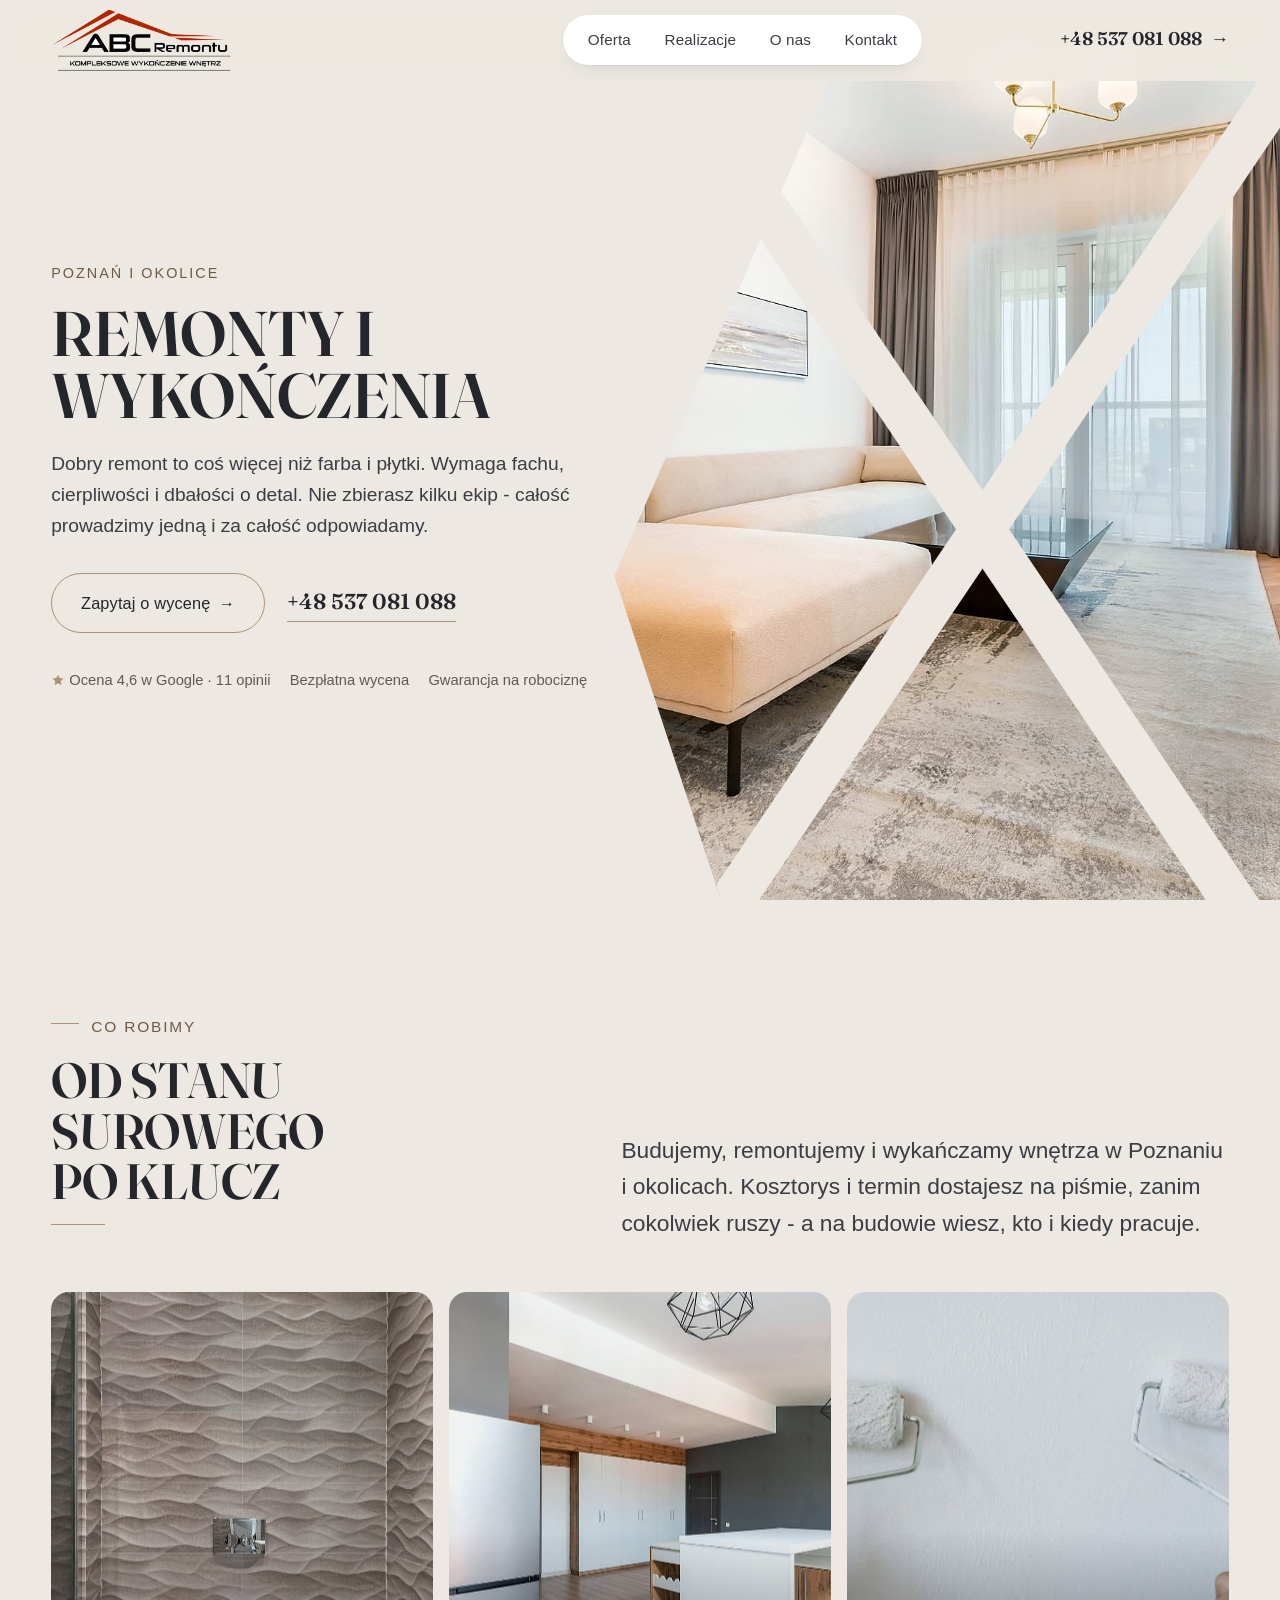
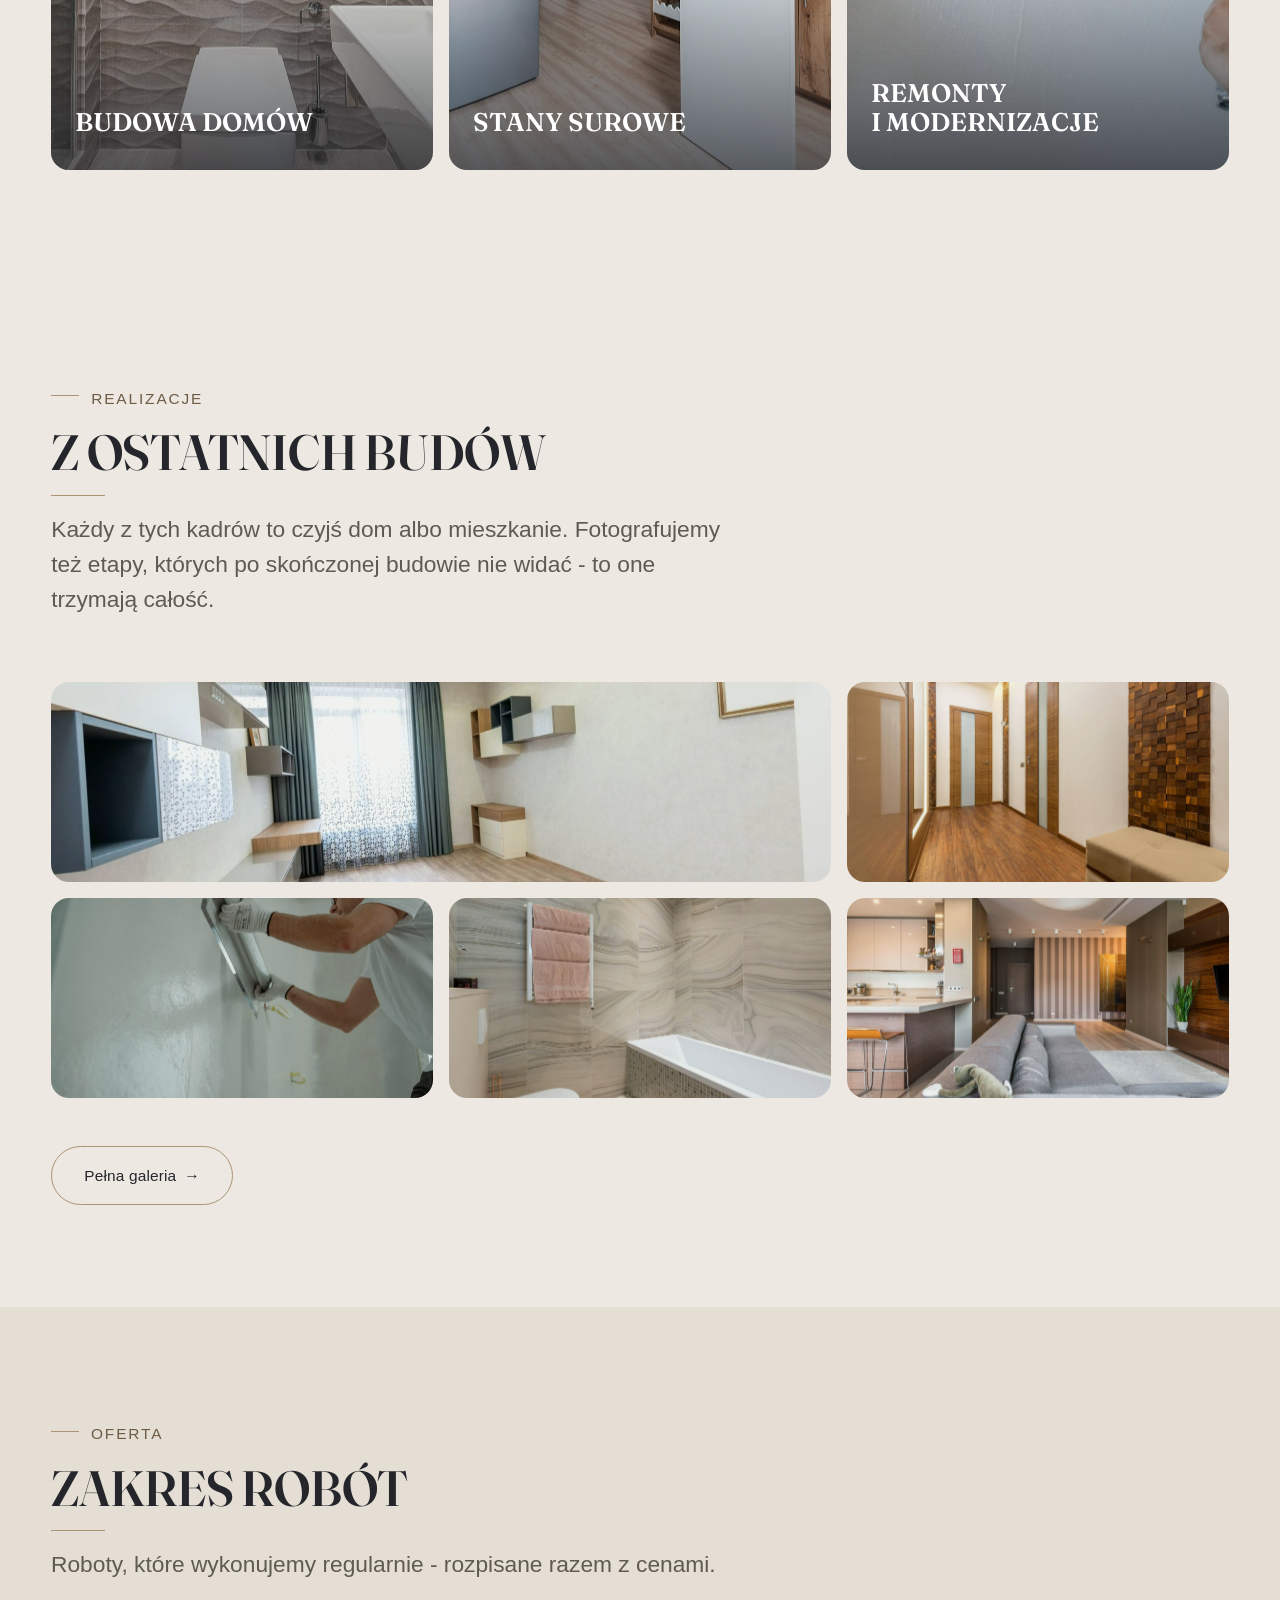
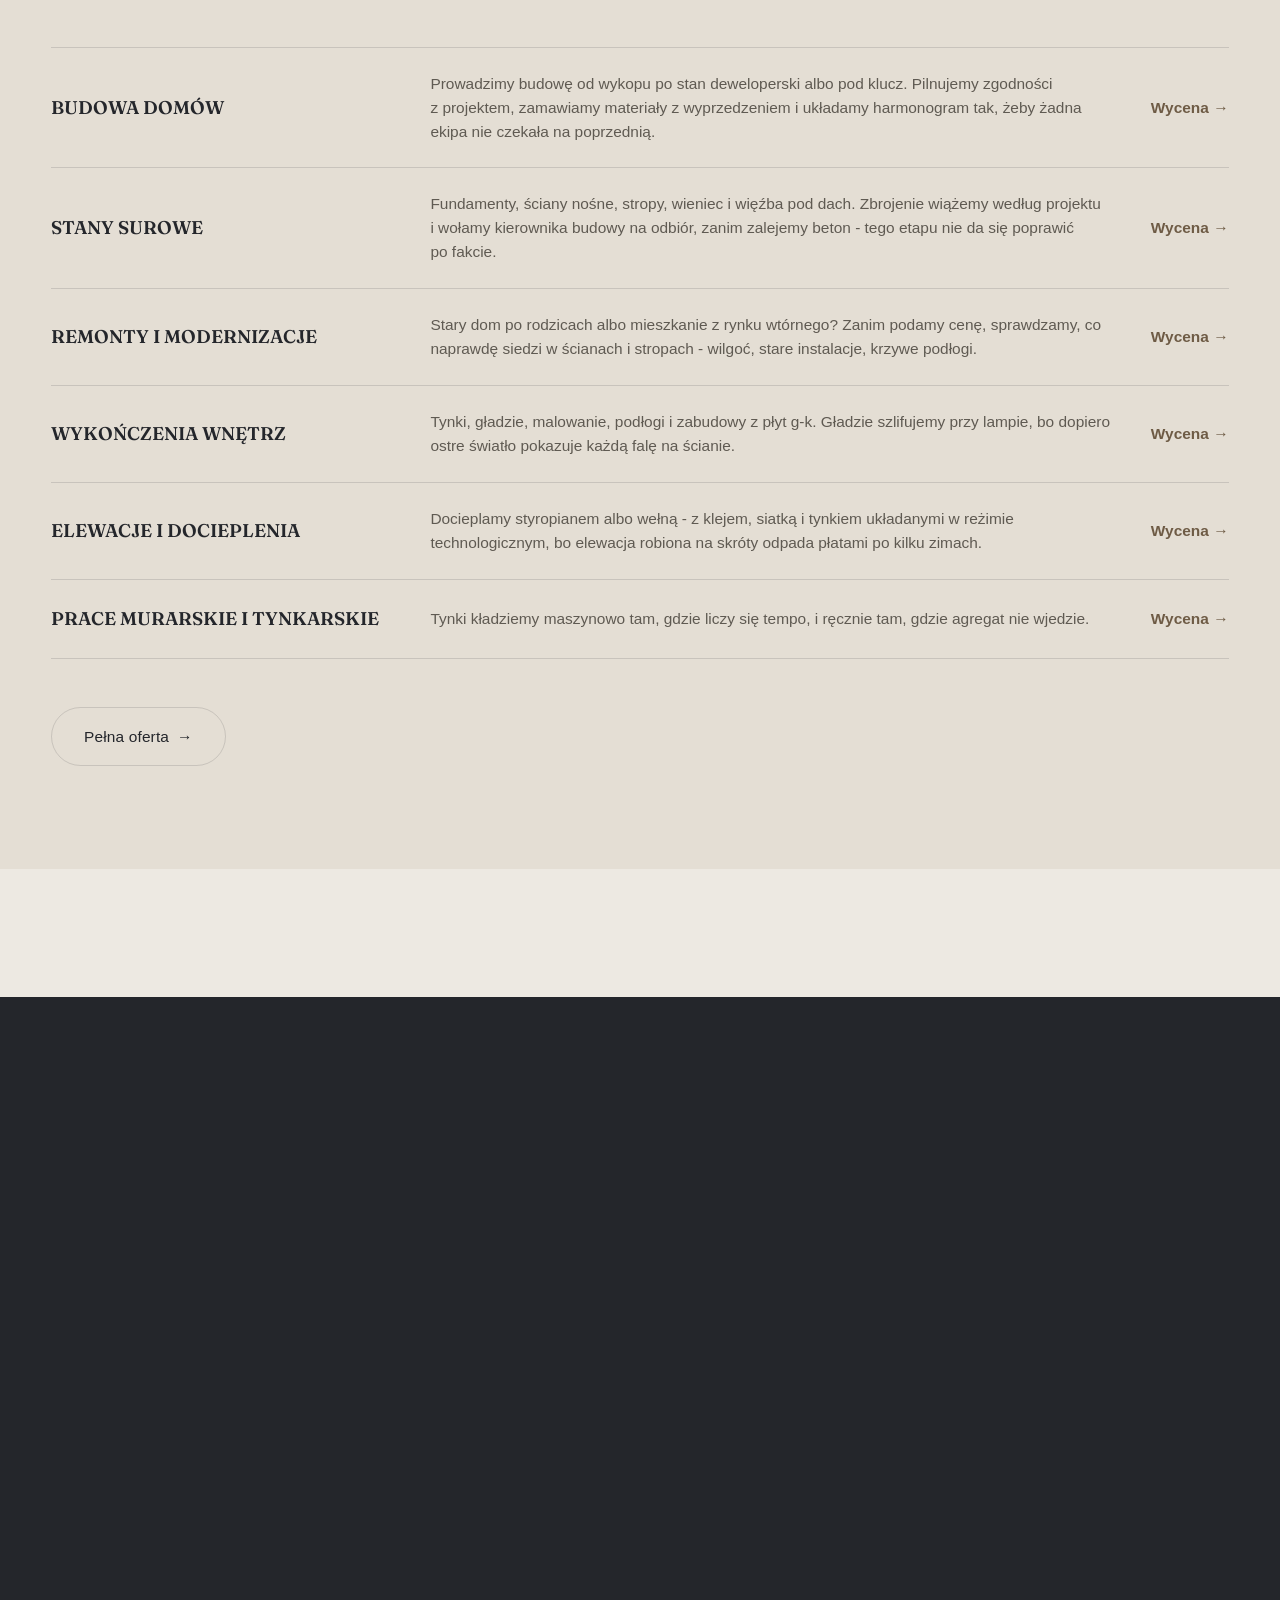
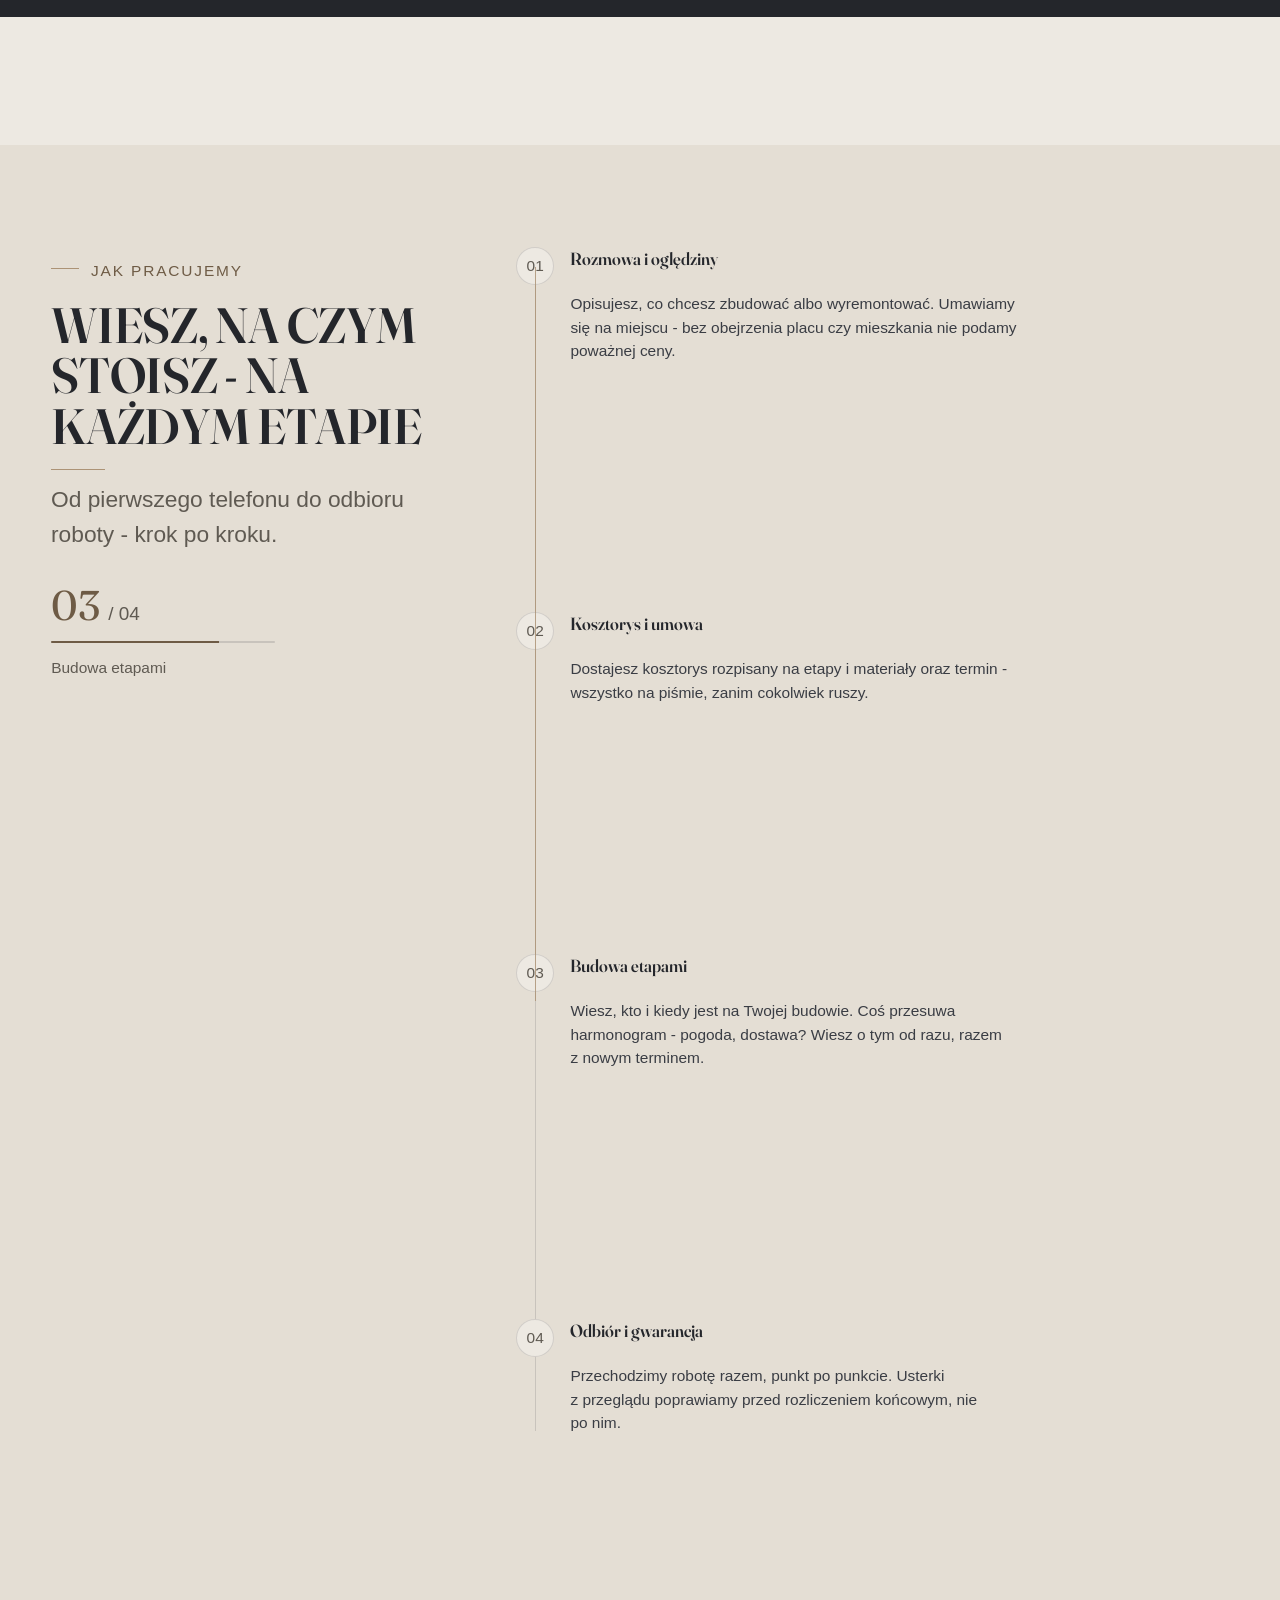
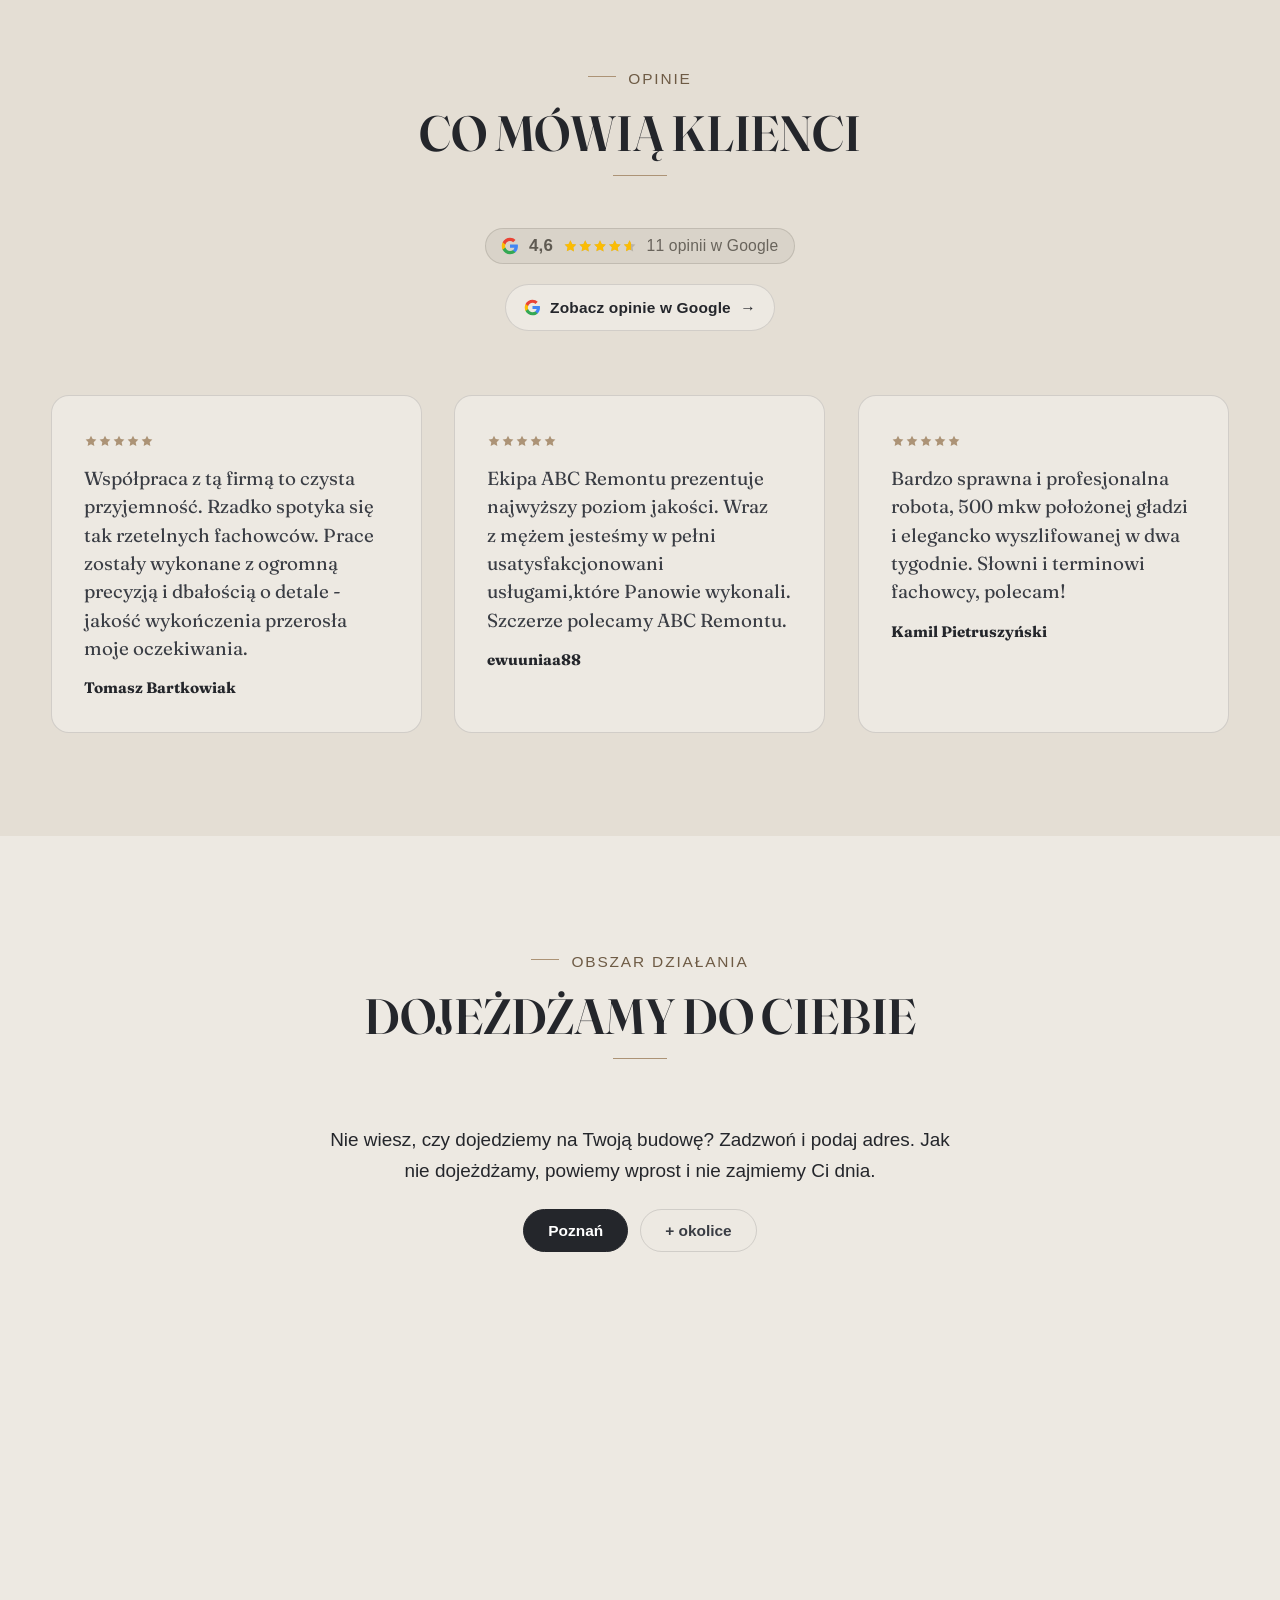
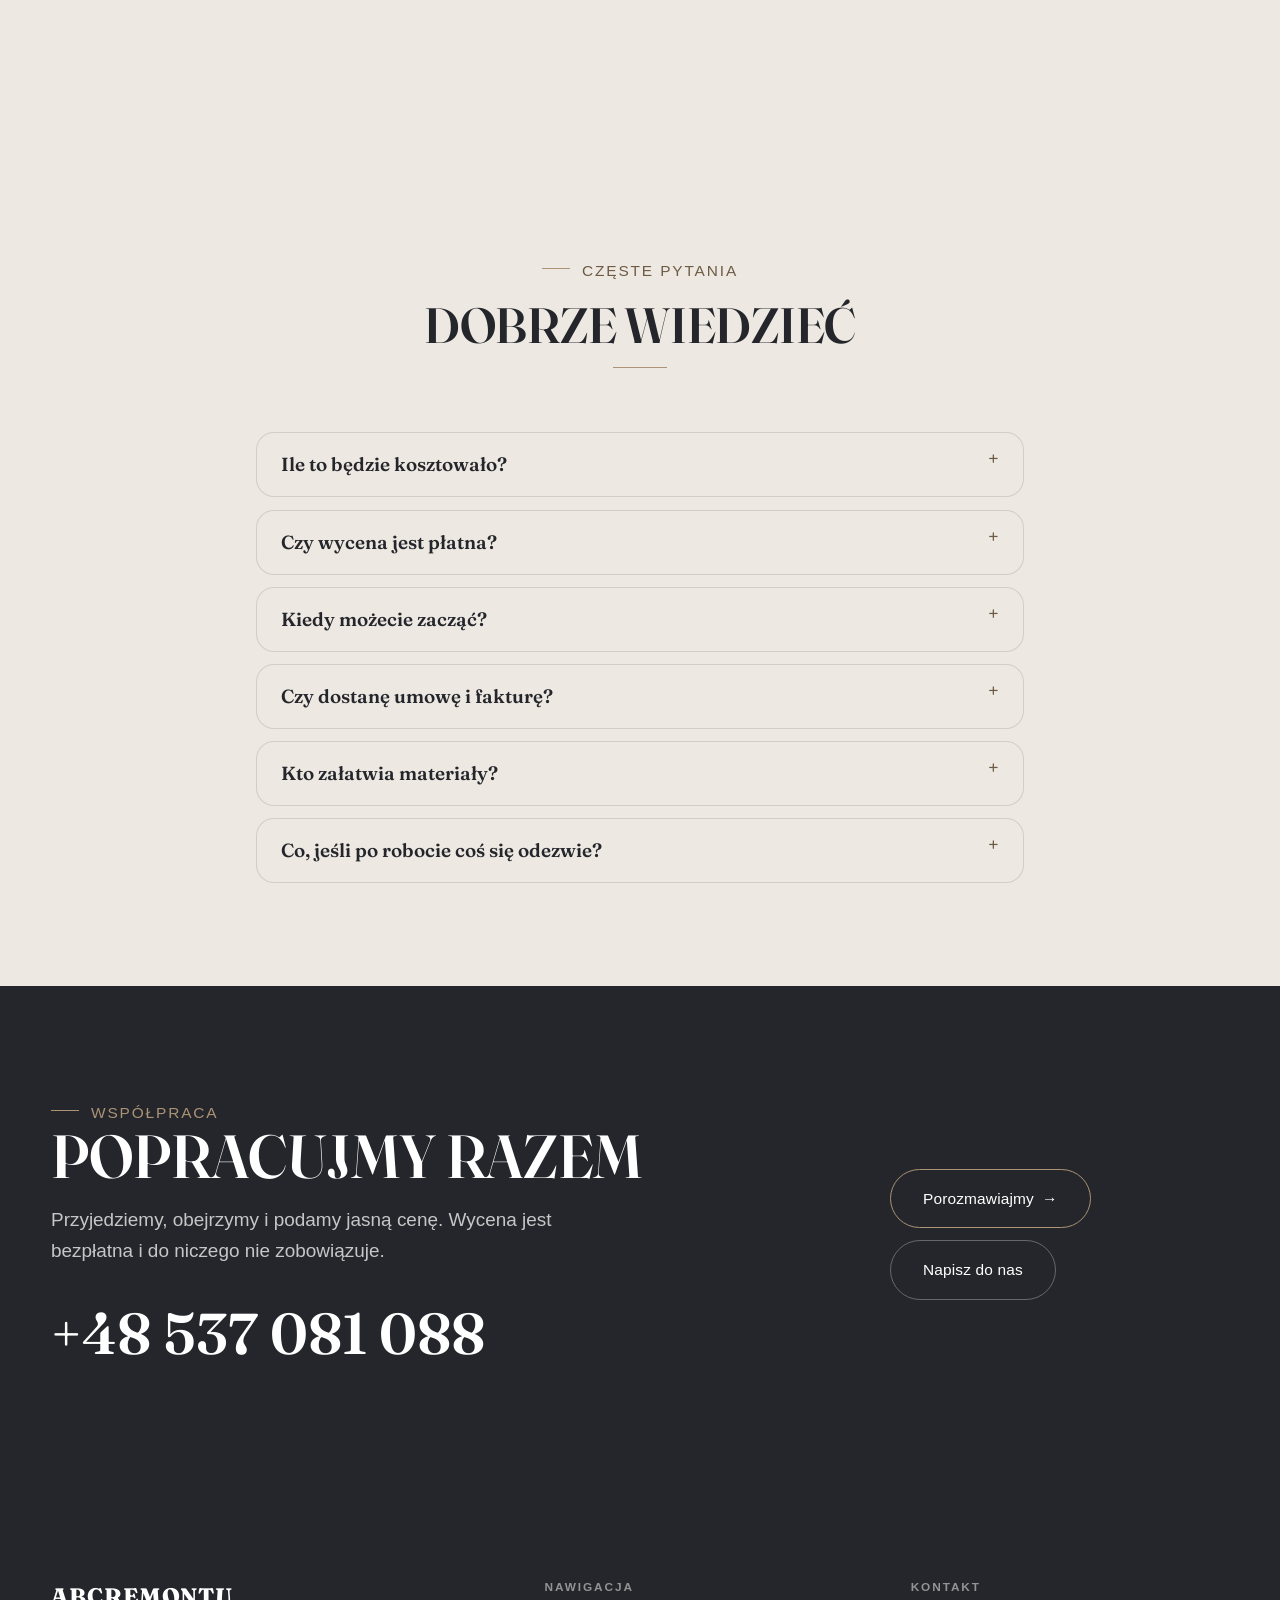
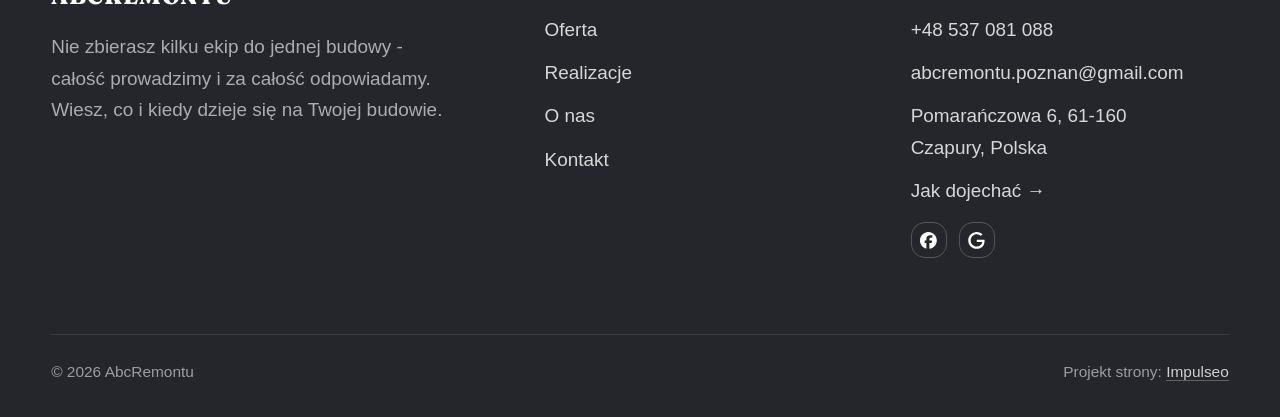
<file: index.html>
<!DOCTYPE html>
<html lang="pl">
<head>
<meta charset="UTF-8">
<meta name="viewport" content="width=device-width, initial-scale=1.0">
<title>AbcRemontu - budowa domów i remonty</title>
<meta name="description" content="Firma budowlana w Poznaniu: budowa domów, stany surowe, remonty, wykończenia, elewacje. Kosztorys i termin na piśmie przed robotą. Zadzwoń: +48 537 081 088.">
<link rel="canonical" href="https://kris20032.github.io/abcremontu/">
<meta name="robots" content="noindex, nofollow">
<meta property="og:type" content="website">
<meta property="og:locale" content="pl_PL">
<meta property="og:site_name" content="AbcRemontu">
<meta property="og:title" content="AbcRemontu - budowa domów i remonty">
<meta property="og:description" content="Firma budowlana w Poznaniu: budowa domów, stany surowe, remonty, wykończenia, elewacje. Kosztorys i termin na piśmie przed robotą. Zadzwoń: +48 537 081 088.">
<meta property="og:url" content="https://kris20032.github.io/abcremontu/">
<meta property="og:image" content="https://kris20032.github.io/abcremontu/img/og.jpg">
<meta property="og:image:width" content="1200">
<meta property="og:image:height" content="630">
<meta name="twitter:card" content="summary_large_image">
<script type="application/ld+json">{"@context": "https://schema.org", "@type": "GeneralContractor", "name": "AbcRemontu", "url": "https://kris20032.github.io/abcremontu/", "telephone": "+48537081088", "image": "https://kris20032.github.io/abcremontu/img/og.jpg", "areaServed": "Poznań", "sameAs": ["https://maps.google.com/?cid=14099003554606740684&g_mp=Cidnb29nbGUubWFwcy5wbGFjZXMudjEuUGxhY2VzLlNlYXJjaFRleHQQAhgEIAA", "https://www.facebook.com/p/AbcRemontu-100066490193893/"]}</script>
<link rel="preconnect" href="https://fonts.googleapis.com">
<link rel="preconnect" href="https://fonts.gstatic.com" crossorigin>
<link href="https://fonts.googleapis.com/css2?family=Fraunces:opsz,wght,SOFT@9..144,400;9..144,600,0&display=swap" rel="stylesheet">
<link rel="preconnect" href="https://api.fontshare.com" crossorigin>
<link href="https://api.fontshare.com/v2/css?f[]=satoshi@400,500,700&display=swap" rel="stylesheet">
<link rel="stylesheet" href="assets/styles.css?v=2b8f5d81">
</head>
<body>

<header class="nav">
  <div class="wrap nav-inner">
    <a class="brand brand-has-logo" href="index.html"><img class="brand-logo" src="img/logo.png" alt="AbcRemontu" width="611" height="216" decoding="async"></a>
    <nav class="nav-links">
      <a href="oferta.html">Oferta</a>
      <a href="realizacje.html">Realizacje</a>
      <a href="o-nas.html">O nas</a>
      <a href="kontakt.html">Kontakt</a>
      <a href="tel:+48537081088" class="btn btn-accent">+48 537 081 088 <span class="arr">→</span></a>
    </nav>
    <button class="nav-toggle" aria-label="Menu"><span></span><span></span><span></span></button>
  </div>
</header>

<main>
<section class="hero-kw">
  <div class="wrap">
    <div class="kw-copy">
      <span class="kw-kicker">Poznań i okolice</span>
      <h1 class="kw-title">Remonty i wykończenia</h1>
      <p class="kw-lead">Dobry remont to coś więcej niż farba i płytki. Wymaga fachu, cierpliwości i dbałości o detal. Nie zbierasz kilku ekip - całość prowadzimy jedną i za całość odpowiadamy.</p>
      <div class="kw-actions">
        <a href="kontakt.html" class="btn btn-accent">Zapytaj o wycenę <span class="arr">→</span></a>
        <a class="kw-tel" href="tel:+48537081088">+48 537 081 088</a>
      </div>
      <div class="kw-trust"><span><svg class="ico-star" width="14" height="14" viewBox="0 0 24 24" style="vertical-align:-2px" aria-hidden="true"><path d="M12 2.8l2.85 5.8 6.4.93-4.63 4.5 1.1 6.37L12 17.4l-5.72 3 1.1-6.37-4.63-4.5 6.4-.93L12 2.8Z" fill="currentColor"/></svg> Ocena 4,6 w Google · 11 opinii</span><span>Bezpłatna wycena</span><span>Gwarancja na robociznę</span></div>
    </div>
  </div>
  <div class="kw-art" aria-hidden="false">
    <img src="img/hero.jpg" fetchpriority="high" alt="Wykończone wnętrze - AbcRemontu" width="1880" height="1253">
    <i class="kw-bar kw-bar1" aria-hidden="true"></i><i class="kw-bar kw-bar2" aria-hidden="true"></i>
  </div>
</section>
<section class="kw-what">
  <div class="wrap">
    <div class="kw-what-top">
      <div class="head reveal">
        <span class="eyebrow">Co robimy</span>
        <h2>Od stanu surowego po klucz</h2>
      </div>
      <p class="reveal">Budujemy, remontujemy i wykańczamy wnętrza w Poznaniu i okolicach. Kosztorys i termin dostajesz na piśmie, zanim cokolwiek ruszy - a na budowie wiesz, kto i kiedy pracuje.</p>
    </div>
    <div class="gateways">
      <a href="oferta.html" class="gateway reveal"><img src="img/g3.jpg" alt="Budowa domów" loading="lazy" width="1600" height="1068" decoding="async"><span class="g-ttl">Budowa domów</span></a>
      <a href="oferta.html" class="gateway reveal"><img src="img/g4.jpg" alt="Stany surowe" loading="lazy" width="1600" height="1068" decoding="async"><span class="g-ttl">Stany surowe</span></a>
      <a href="oferta.html" class="gateway reveal"><img src="img/g5.jpg" alt="Remonty i modernizacje" loading="lazy" width="1524" height="974" decoding="async"><span class="g-ttl">Remonty i modernizacje</span></a>
    </div>
  </div>
</section>
<section>
  <div class="wrap">
    <div class="head reveal">
      <span class="eyebrow">Realizacje</span>
      <h2>Z ostatnich budów</h2>
      <p>Każdy z tych kadrów to czyjś dom albo mieszkanie. Fotografujemy też etapy, których po skończonej budowie nie widać - to one trzymają całość.</p>
    </div>
    <div class="gallery">
      <div class="tile t-two3 reveal"><img src="img/g6.jpg" alt="AbcRemontu" loading="lazy" width="1506" height="948" decoding="async"></div>
      <div class="tile t-third reveal"><img src="img/g7.jpg" alt="AbcRemontu" loading="lazy" width="1600" height="1068" decoding="async"></div>
      <div class="tile t-third reveal"><img src="img/g8.jpg" alt="AbcRemontu" loading="lazy" width="1520" height="966" decoding="async"></div>
      <div class="tile t-third reveal"><img src="img/g9.jpg" alt="AbcRemontu" loading="lazy" width="1600" height="1173" decoding="async"></div>
      <div class="tile t-third reveal"><img src="img/g10.jpg" alt="AbcRemontu" loading="lazy" width="1600" height="1068" decoding="async"></div>
    </div>
    <div style="margin-top:var(--space-7)" class="reveal"><a href="realizacje.html" class="btn btn-accent">Pełna galeria <span class="arr">→</span></a></div>
  </div>
</section>
<section class="fach-uslugi">
  <div class="wrap">
    <div class="head reveal">
      <span class="eyebrow">Oferta</span>
      <h2>Zakres robót</h2>
      <p>Roboty, które wykonujemy regularnie - rozpisane razem z cenami.</p>
    </div>
    <ul class="fu-list">
      <li class="fu-row reveal"><div class="fu-name">Budowa domów</div><div class="fu-desc">Prowadzimy budowę od wykopu po stan deweloperski albo pod klucz. Pilnujemy zgodności z projektem, zamawiamy materiały z wyprzedzeniem i układamy harmonogram tak, żeby żadna ekipa nie czekała na poprzednią.</div><a class="fu-cta" href="kontakt.html">Wycena <span class="arr">→</span></a></li>
      <li class="fu-row reveal"><div class="fu-name">Stany surowe</div><div class="fu-desc">Fundamenty, ściany nośne, stropy, wieniec i więźba pod dach. Zbrojenie wiążemy według projektu i wołamy kierownika budowy na odbiór, zanim zalejemy beton - tego etapu nie da się poprawić po fakcie.</div><a class="fu-cta" href="kontakt.html">Wycena <span class="arr">→</span></a></li>
      <li class="fu-row reveal"><div class="fu-name">Remonty i modernizacje</div><div class="fu-desc">Stary dom po rodzicach albo mieszkanie z rynku wtórnego? Zanim podamy cenę, sprawdzamy, co naprawdę siedzi w ścianach i stropach - wilgoć, stare instalacje, krzywe podłogi.</div><a class="fu-cta" href="kontakt.html">Wycena <span class="arr">→</span></a></li>
      <li class="fu-row reveal"><div class="fu-name">Wykończenia wnętrz</div><div class="fu-desc">Tynki, gładzie, malowanie, podłogi i zabudowy z płyt g-k. Gładzie szlifujemy przy lampie, bo dopiero ostre światło pokazuje każdą falę na ścianie.</div><a class="fu-cta" href="kontakt.html">Wycena <span class="arr">→</span></a></li>
      <li class="fu-row reveal"><div class="fu-name">Elewacje i docieplenia</div><div class="fu-desc">Docieplamy styropianem albo wełną - z klejem, siatką i tynkiem układanymi w reżimie technologicznym, bo elewacja robiona na skróty odpada płatami po kilku zimach.</div><a class="fu-cta" href="kontakt.html">Wycena <span class="arr">→</span></a></li>
      <li class="fu-row reveal"><div class="fu-name">Prace murarskie i tynkarskie</div><div class="fu-desc">Tynki kładziemy maszynowo tam, gdzie liczy się tempo, i ręcznie tam, gdzie agregat nie wjedzie.</div><a class="fu-cta" href="kontakt.html">Wycena <span class="arr">→</span></a></li>
    </ul>
    <div style="margin-top:var(--space-7)" class="reveal"><a href="oferta.html" class="btn btn-ghost">Pełna oferta <span class="arr">→</span></a></div>
  </div>
</section>
<section class="stopklatka" aria-hidden="true">
  <div class="stk-bg" style="background-image:url(img/g11.jpg)"></div>
</section>
<section class="proces proces-os fachowcy">
  <div class="wrap proc-grid">
    <div class="proc-side">
      <div class="head reveal">
        <span class="eyebrow">Jak pracujemy</span>
        <h2>Wiesz, na czym stoisz - na każdym etapie</h2>
        <p>Od pierwszego telefonu do odbioru roboty - krok po kroku.</p>
      </div>
      <div class="proc-count" aria-hidden="true"><span class="pc-cur">01</span><span class="pc-all">/ 04</span></div>
      <div class="proc-bar" aria-hidden="true"><i></i></div>
      <p class="proc-now" aria-hidden="true">Rozmowa i oględziny</p>
    </div>
    <ol class="proces-line">
      <li class="reveal"><span class="pno">01</span><h3>Rozmowa i oględziny</h3><p>Opisujesz, co chcesz zbudować albo wyremontować. Umawiamy się na miejscu - bez obejrzenia placu czy mieszkania nie podamy poważnej ceny.</p></li>
      <li class="reveal"><span class="pno">02</span><h3>Kosztorys i umowa</h3><p>Dostajesz kosztorys rozpisany na etapy i materiały oraz termin - wszystko na piśmie, zanim cokolwiek ruszy.</p></li>
      <li class="reveal"><span class="pno">03</span><h3>Budowa etapami</h3><p>Wiesz, kto i kiedy jest na Twojej budowie. Coś przesuwa harmonogram - pogoda, dostawa? Wiesz o tym od razu, razem z nowym terminem.</p></li>
      <li class="reveal"><span class="pno">04</span><h3>Odbiór i gwarancja</h3><p>Przechodzimy robotę razem, punkt po punkcie. Usterki z przeglądu poprawiamy przed rozliczeniem końcowym, nie po nim.</p></li>
    </ol>
  </div>
</section>
<section class="opinie">
  <div class="wrap">
    <div class="head center reveal">
      <span class="eyebrow">Opinie</span>
      <h2>Co mówią klienci</h2>
    </div>
    <p class="op-meta reveal"><span class="g-badge"><svg class="gb-ico" viewBox="0 0 24 24" width="18" height="18" aria-hidden="true"><path fill="#4285F4" d="M22.56 12.25c0-.78-.07-1.53-.2-2.25H12v4.26h5.92c-.26 1.37-1.04 2.53-2.21 3.31v2.77h3.57c2.08-1.92 3.28-4.74 3.28-8.09z"/><path fill="#34A853" d="M12 23c2.97 0 5.46-.98 7.28-2.66l-3.57-2.77c-.98.66-2.23 1.06-3.71 1.06-2.86 0-5.29-1.93-6.16-4.53H2.18v2.84C3.99 20.53 7.7 23 12 23z"/><path fill="#FBBC05" d="M5.84 14.09c-.22-.66-.35-1.36-.35-2.09s.13-1.43.35-2.09V7.07H2.18C1.43 8.55 1 10.22 1 12s.43 3.45 1.18 4.93l2.85-2.22.81-.62z"/><path fill="#EA4335" d="M12 5.38c1.62 0 3.06.56 4.21 1.64l3.15-3.15C17.45 2.09 14.97 1 12 1 7.7 1 3.99 3.47 2.18 7.07l3.66 2.84c.87-2.6 3.3-4.53 6.16-4.53z"/></svg><b class="gb-ocena">4,6</b><svg class="gb-stars" viewBox="0 0 90 18" width="74" height="14.8" aria-hidden="true"><g fill="currentColor" opacity=".26"><path transform="translate(0,0)" d="M9 1.6l2.2 4.46 4.92.72-3.56 3.47.84 4.9L9 12.74l-4.4 2.31.84-4.9L1.88 6.68l4.92-.72L9 1.6Z"/><path transform="translate(18,0)" d="M9 1.6l2.2 4.46 4.92.72-3.56 3.47.84 4.9L9 12.74l-4.4 2.31.84-4.9L1.88 6.68l4.92-.72L9 1.6Z"/><path transform="translate(36,0)" d="M9 1.6l2.2 4.46 4.92.72-3.56 3.47.84 4.9L9 12.74l-4.4 2.31.84-4.9L1.88 6.68l4.92-.72L9 1.6Z"/><path transform="translate(54,0)" d="M9 1.6l2.2 4.46 4.92.72-3.56 3.47.84 4.9L9 12.74l-4.4 2.31.84-4.9L1.88 6.68l4.92-.72L9 1.6Z"/><path transform="translate(72,0)" d="M9 1.6l2.2 4.46 4.92.72-3.56 3.47.84 4.9L9 12.74l-4.4 2.31.84-4.9L1.88 6.68l4.92-.72L9 1.6Z"/></g><clipPath id="gs920"><rect x="0" y="0" width="82.8" height="18"/></clipPath><g fill="#FBBC04" clip-path="url(#gs920)"><path transform="translate(0,0)" d="M9 1.6l2.2 4.46 4.92.72-3.56 3.47.84 4.9L9 12.74l-4.4 2.31.84-4.9L1.88 6.68l4.92-.72L9 1.6Z"/><path transform="translate(18,0)" d="M9 1.6l2.2 4.46 4.92.72-3.56 3.47.84 4.9L9 12.74l-4.4 2.31.84-4.9L1.88 6.68l4.92-.72L9 1.6Z"/><path transform="translate(36,0)" d="M9 1.6l2.2 4.46 4.92.72-3.56 3.47.84 4.9L9 12.74l-4.4 2.31.84-4.9L1.88 6.68l4.92-.72L9 1.6Z"/><path transform="translate(54,0)" d="M9 1.6l2.2 4.46 4.92.72-3.56 3.47.84 4.9L9 12.74l-4.4 2.31.84-4.9L1.88 6.68l4.92-.72L9 1.6Z"/><path transform="translate(72,0)" d="M9 1.6l2.2 4.46 4.92.72-3.56 3.47.84 4.9L9 12.74l-4.4 2.31.84-4.9L1.88 6.68l4.92-.72L9 1.6Z"/></g></svg><span class="gb-txt">11 opinii w Google</span></span></p>
    <p class="op-meta reveal"><a class="op-google" href="https://maps.google.com/?cid=14099003554606740684&amp;g_mp=Cidnb29nbGUubWFwcy5wbGFjZXMudjEuUGxhY2VzLlNlYXJjaFRleHQQAhgEIAA" target="_blank" rel="noopener"><svg class="op-g-ico" viewBox="0 0 24 24" width="17" height="17" aria-hidden="true"><path fill="#4285F4" d="M22.56 12.25c0-.78-.07-1.53-.2-2.25H12v4.26h5.92c-.26 1.37-1.04 2.53-2.21 3.31v2.77h3.57c2.08-1.92 3.28-4.74 3.28-8.09z"/><path fill="#34A853" d="M12 23c2.97 0 5.46-.98 7.28-2.66l-3.57-2.77c-.98.66-2.23 1.06-3.71 1.06-2.86 0-5.29-1.93-6.16-4.53H2.18v2.84C3.99 20.53 7.7 23 12 23z"/><path fill="#FBBC05" d="M5.84 14.09c-.22-.66-.35-1.36-.35-2.09s.13-1.43.35-2.09V7.07H2.18C1.43 8.55 1 10.22 1 12s.43 3.45 1.18 4.93l2.85-2.22.81-.62z"/><path fill="#EA4335" d="M12 5.38c1.62 0 3.06.56 4.21 1.64l3.15-3.15C17.45 2.09 14.97 1 12 1 7.7 1 3.99 3.47 2.18 7.07l3.66 2.84c.87-2.6 3.3-4.53 6.16-4.53z"/></svg><span>Zobacz opinie w Google</span><span class="arr">→</span></a></p>
    <div class="opinie-grid">
      <figure class="op-card reveal"><span class="op-star"><svg class="ico-star" width="14" height="14" viewBox="0 0 24 24" style="vertical-align:-2px" aria-hidden="true"><path d="M12 2.8l2.85 5.8 6.4.93-4.63 4.5 1.1 6.37L12 17.4l-5.72 3 1.1-6.37-4.63-4.5 6.4-.93L12 2.8Z" fill="currentColor"/></svg><svg class="ico-star" width="14" height="14" viewBox="0 0 24 24" style="vertical-align:-2px" aria-hidden="true"><path d="M12 2.8l2.85 5.8 6.4.93-4.63 4.5 1.1 6.37L12 17.4l-5.72 3 1.1-6.37-4.63-4.5 6.4-.93L12 2.8Z" fill="currentColor"/></svg><svg class="ico-star" width="14" height="14" viewBox="0 0 24 24" style="vertical-align:-2px" aria-hidden="true"><path d="M12 2.8l2.85 5.8 6.4.93-4.63 4.5 1.1 6.37L12 17.4l-5.72 3 1.1-6.37-4.63-4.5 6.4-.93L12 2.8Z" fill="currentColor"/></svg><svg class="ico-star" width="14" height="14" viewBox="0 0 24 24" style="vertical-align:-2px" aria-hidden="true"><path d="M12 2.8l2.85 5.8 6.4.93-4.63 4.5 1.1 6.37L12 17.4l-5.72 3 1.1-6.37-4.63-4.5 6.4-.93L12 2.8Z" fill="currentColor"/></svg><svg class="ico-star" width="14" height="14" viewBox="0 0 24 24" style="vertical-align:-2px" aria-hidden="true"><path d="M12 2.8l2.85 5.8 6.4.93-4.63 4.5 1.1 6.37L12 17.4l-5.72 3 1.1-6.37-4.63-4.5 6.4-.93L12 2.8Z" fill="currentColor"/></svg></span><blockquote>Współpraca z tą firmą to czysta przyjemność. Rzadko spotyka się tak rzetelnych fachowców. Prace zostały wykonane z ogromną precyzją i dbałością o detale - jakość wykończenia przerosła moje oczekiwania.</blockquote><span class="op-autor">Tomasz Bartkowiak</span></figure>
      <figure class="op-card reveal"><span class="op-star"><svg class="ico-star" width="14" height="14" viewBox="0 0 24 24" style="vertical-align:-2px" aria-hidden="true"><path d="M12 2.8l2.85 5.8 6.4.93-4.63 4.5 1.1 6.37L12 17.4l-5.72 3 1.1-6.37-4.63-4.5 6.4-.93L12 2.8Z" fill="currentColor"/></svg><svg class="ico-star" width="14" height="14" viewBox="0 0 24 24" style="vertical-align:-2px" aria-hidden="true"><path d="M12 2.8l2.85 5.8 6.4.93-4.63 4.5 1.1 6.37L12 17.4l-5.72 3 1.1-6.37-4.63-4.5 6.4-.93L12 2.8Z" fill="currentColor"/></svg><svg class="ico-star" width="14" height="14" viewBox="0 0 24 24" style="vertical-align:-2px" aria-hidden="true"><path d="M12 2.8l2.85 5.8 6.4.93-4.63 4.5 1.1 6.37L12 17.4l-5.72 3 1.1-6.37-4.63-4.5 6.4-.93L12 2.8Z" fill="currentColor"/></svg><svg class="ico-star" width="14" height="14" viewBox="0 0 24 24" style="vertical-align:-2px" aria-hidden="true"><path d="M12 2.8l2.85 5.8 6.4.93-4.63 4.5 1.1 6.37L12 17.4l-5.72 3 1.1-6.37-4.63-4.5 6.4-.93L12 2.8Z" fill="currentColor"/></svg><svg class="ico-star" width="14" height="14" viewBox="0 0 24 24" style="vertical-align:-2px" aria-hidden="true"><path d="M12 2.8l2.85 5.8 6.4.93-4.63 4.5 1.1 6.37L12 17.4l-5.72 3 1.1-6.37-4.63-4.5 6.4-.93L12 2.8Z" fill="currentColor"/></svg></span><blockquote>Ekipa ABC Remontu prezentuje najwyższy poziom jakości. Wraz z mężem jesteśmy w pełni usatysfakcjonowani usługami,które Panowie wykonali. Szczerze polecamy ABC Remontu.</blockquote><span class="op-autor">ewuuniaa88</span></figure>
      <figure class="op-card reveal"><span class="op-star"><svg class="ico-star" width="14" height="14" viewBox="0 0 24 24" style="vertical-align:-2px" aria-hidden="true"><path d="M12 2.8l2.85 5.8 6.4.93-4.63 4.5 1.1 6.37L12 17.4l-5.72 3 1.1-6.37-4.63-4.5 6.4-.93L12 2.8Z" fill="currentColor"/></svg><svg class="ico-star" width="14" height="14" viewBox="0 0 24 24" style="vertical-align:-2px" aria-hidden="true"><path d="M12 2.8l2.85 5.8 6.4.93-4.63 4.5 1.1 6.37L12 17.4l-5.72 3 1.1-6.37-4.63-4.5 6.4-.93L12 2.8Z" fill="currentColor"/></svg><svg class="ico-star" width="14" height="14" viewBox="0 0 24 24" style="vertical-align:-2px" aria-hidden="true"><path d="M12 2.8l2.85 5.8 6.4.93-4.63 4.5 1.1 6.37L12 17.4l-5.72 3 1.1-6.37-4.63-4.5 6.4-.93L12 2.8Z" fill="currentColor"/></svg><svg class="ico-star" width="14" height="14" viewBox="0 0 24 24" style="vertical-align:-2px" aria-hidden="true"><path d="M12 2.8l2.85 5.8 6.4.93-4.63 4.5 1.1 6.37L12 17.4l-5.72 3 1.1-6.37-4.63-4.5 6.4-.93L12 2.8Z" fill="currentColor"/></svg><svg class="ico-star" width="14" height="14" viewBox="0 0 24 24" style="vertical-align:-2px" aria-hidden="true"><path d="M12 2.8l2.85 5.8 6.4.93-4.63 4.5 1.1 6.37L12 17.4l-5.72 3 1.1-6.37-4.63-4.5 6.4-.93L12 2.8Z" fill="currentColor"/></svg></span><blockquote>Bardzo sprawna i profesjonalna robota, 500 mkw położonej gładzi i elegancko wyszlifowanej w dwa tygodnie. Słowni i terminowi fachowcy, polecam!</blockquote><span class="op-autor">Kamil Pietruszyński</span></figure>
    </div>
  </div>
</section>
<section class="obszar">
  <div class="wrap">
    <div class="head center reveal">
      <span class="eyebrow">Obszar działania</span>
      <h2>Dojeżdżamy do Ciebie</h2>
    </div>
    <p class="obszar-txt reveal" style="text-align:center;max-width:60ch;margin:0 auto 1.4rem">Nie wiesz, czy dojedziemy na Twoją budowę? Zadzwoń i podaj adres. Jak nie dojeżdżamy, powiemy wprost i nie zajmiemy Ci dnia.</p>
    <ul class="obszar-list reveal"><li class="is-home">Poznań</li><li>+ okolice</li></ul>
    <div class="obszar-mapa reveal" style="margin-top:var(--space-7)">
      <iframe title="Obszar działania - Poznań i okolice" src="https://maps.google.com/maps?q=AbcRemontu%20Pozna%C5%84&amp;z=11&amp;output=embed" loading="lazy" referrerpolicy="no-referrer-when-downgrade" style="width:100%;height:clamp(280px,38vh,420px);border:0;display:block;border-radius:var(--r-md)"></iframe>
    </div>
  </div>
</section>
<section class="faq-klinika">
  <div class="wrap">
    <div class="head center reveal">
      <span class="eyebrow">Częste pytania</span>
      <h2>Dobrze wiedzieć</h2>
    </div>
    <div class="faq-list">
      <details class="faq-item reveal"><summary>Ile to będzie kosztowało?</summary><p>Kosztorys rozpisujemy na etapy i materiały, więc widzisz, co ile kosztuje, i możesz zdjąć coś z listy, zanim podpiszemy umowę.</p></details>
      <details class="faq-item reveal"><summary>Czy wycena jest płatna?</summary><p>Za obejrzenie placu i policzenie nie bierzemy pieniędzy. Płacisz za robotę, nie za kosztorys.</p></details>
      <details class="faq-item reveal"><summary>Kiedy możecie zacząć?</summary><p>Terminy ustawiamy z wyprzedzeniem, bo budowę prowadzimy do końca, zamiast żonglować kilkoma naraz. Zadzwoń - powiemy, kiedy realnie możemy wejść.</p></details>
      <details class="faq-item reveal"><summary>Czy dostanę umowę i fakturę?</summary><p>Tak, jedno i drugie. Umowa opisuje zakres, cenę, terminy i gwarancję, a fakturę dostajesz za każdy rozliczony etap.</p></details>
      <details class="faq-item reveal"><summary>Kto załatwia materiały?</summary><p>Zwykle my - mamy sprawdzone hurtownie i rabaty wykonawcy, a wszystkie faktury zakupu widzisz. Wolisz kupić coś samodzielnie? Podamy ilości i parametry, żebyś nie przepłacił.</p></details>
      <details class="faq-item reveal"><summary>Co, jeśli po robocie coś się odezwie?</summary><p>Pęknięcie na ścianie czy rysa przy oknie po roku to sprawa do naprawy, nie do dyskusji. Nasza robota - nasza poprawka, bez kombinowania.</p></details>
    </div>
  </div>
</section>
<section class="cta">
  <div class="wrap">
    <div class="reveal">
      <span class="eyebrow">Współpraca</span>
      <h2>Popracujmy razem</h2>
      <p>Przyjedziemy, obejrzymy i podamy jasną cenę. Wycena jest bezpłatna i do niczego nie zobowiązuje.</p>
      <a class="kw-bigtel" href="tel:+48537081088">+48 537 081 088</a>
    </div>
    <div class="cta-actions reveal">
      <a href="tel:+48537081088" class="btn btn-light">Porozmawiajmy <span class="arr">→</span></a>
      <a href="kontakt.html" class="btn btn-ghost btn-ghost-cta">Napisz do nas</a>
    </div>
  </div>
</section>
</main>

<footer>
  <div class="wrap">
    <div class="foot-grid">
      <div class="foot-brand">
        <div class="name">AbcRemontu</div>
        <p>Nie zbierasz kilku ekip do jednej budowy - całość prowadzimy i za całość odpowiadamy. Wiesz, co i kiedy dzieje się na Twojej budowie.</p>
      </div>
      <div class="foot-col">
        <h4>Nawigacja</h4>
        <a href="oferta.html">Oferta</a>
        <a href="realizacje.html">Realizacje</a>
        <a href="o-nas.html">O nas</a>
        <a href="kontakt.html">Kontakt</a>
      </div>
      <div class="foot-col">
        <h4>Kontakt</h4>
        <a href="tel:+48537081088">+48 537 081 088</a>
        <a href="mailto:abcremontu.poznan@gmail.com">abcremontu.poznan@gmail.com</a>
        <p>Pomarańczowa 6, 61-160 Czapury, Polska</p>
        <a href="https://maps.google.com/?cid=14099003554606740684&g_mp=Cidnb29nbGUubWFwcy5wbGFjZXMudjEuUGxhY2VzLlNlYXJjaFRleHQQAhgEIAA" target="_blank" rel="noopener">Jak dojechać →</a>
      <div class="foot-soc">
        <a class="soc" href="https://www.facebook.com/p/AbcRemontu-100066490193893/" target="_blank" rel="noopener" aria-label="Facebook - AbcRemontu"><svg viewBox="0 0 24 24" aria-hidden="true" focusable="false"><path d="M9.101 23.691v-7.98H6.627v-3.667h2.474v-1.58c0-4.085 1.848-5.978 5.858-5.978.401 0 .955.042 1.468.103a8.68 8.68 0 0 1 1.141.195v3.325a8.623 8.623 0 0 0-.653-.036 26.805 26.805 0 0 0-.733-.009c-.707 0-1.259.096-1.675.309a1.686 1.686 0 0 0-.679.622c-.258.42-.374.995-.374 1.752v1.297h3.919l-.386 2.103-.287 1.564h-3.246v8.245C19.396 23.238 24 18.179 24 12.044c0-6.627-5.373-12-12-12s-12 5.373-12 12c0 5.628 3.874 10.35 9.101 11.647Z" fill="currentColor"/></svg></a>
        <a class="soc" href="https://maps.google.com/?cid=14099003554606740684&g_mp=Cidnb29nbGUubWFwcy5wbGFjZXMudjEuUGxhY2VzLlNlYXJjaFRleHQQAhgEIAA" target="_blank" rel="noopener" aria-label="Google - AbcRemontu"><svg viewBox="0 0 24 24" aria-hidden="true" focusable="false"><path d="M12.48 10.92v3.28h7.84c-.24 1.84-.853 3.187-1.787 4.133-1.147 1.147-2.933 2.4-6.053 2.4-4.827 0-8.6-3.893-8.6-8.72s3.773-8.72 8.6-8.72c2.6 0 4.507 1.027 5.907 2.347l2.307-2.307C18.747 1.44 16.133 0 12.48 0 5.867 0 .307 5.387.307 12s5.56 12 12.173 12c3.573 0 6.267-1.173 8.373-3.36 2.16-2.16 2.84-5.213 2.84-7.667 0-.76-.053-1.467-.173-2.053H12.48z" fill="currentColor"/></svg></a>
      </div>
      </div>
    </div>
    <div class="foot-bot">
      <span>© 2026 AbcRemontu</span>
      <span>Projekt strony: <a class="foot-credit" href="https://impulseo.pl" target="_blank" rel="noopener">Impulseo</a></span>
    </div>
  </div>
</footer>
<div class="sticky-call"><a class="sc-call" href="tel:+48537081088"><svg class="ico-tel" width="16" height="16" viewBox="0 0 24 24" fill="none" aria-hidden="true"><path d="M6.6 10.8a15.5 15.5 0 0 0 6.6 6.6l2.2-2.2a1 1 0 0 1 1-.24 11.4 11.4 0 0 0 3.6.58 1 1 0 0 1 1 1V20a1 1 0 0 1-1 1A17 17 0 0 1 3 4a1 1 0 0 1 1-1h3.5a1 1 0 0 1 1 1c0 1.25.2 2.46.58 3.6a1 1 0 0 1-.25 1l-2.23 2.2Z" fill="currentColor"/></svg> Zadzwoń</a><a class="sc-quote" href="kontakt.html">Zadzwoń po kosztorys</a></div>
<div class="demo-wazne" data-do="2026-11-02" data-cykl="3" hidden><svg class="dw-ico" width="13" height="13" viewBox="0 0 24 24" fill="none" aria-hidden="true"><circle cx="12" cy="12" r="8.6" stroke="currentColor" stroke-width="1.8"/><path d="M12 7.2V12l3.3 2" stroke="currentColor" stroke-width="1.8" stroke-linecap="round"/></svg><span class="dw-txt"></span></div>

<script src="assets/main.js"></script>
</body>
</html>
</file>
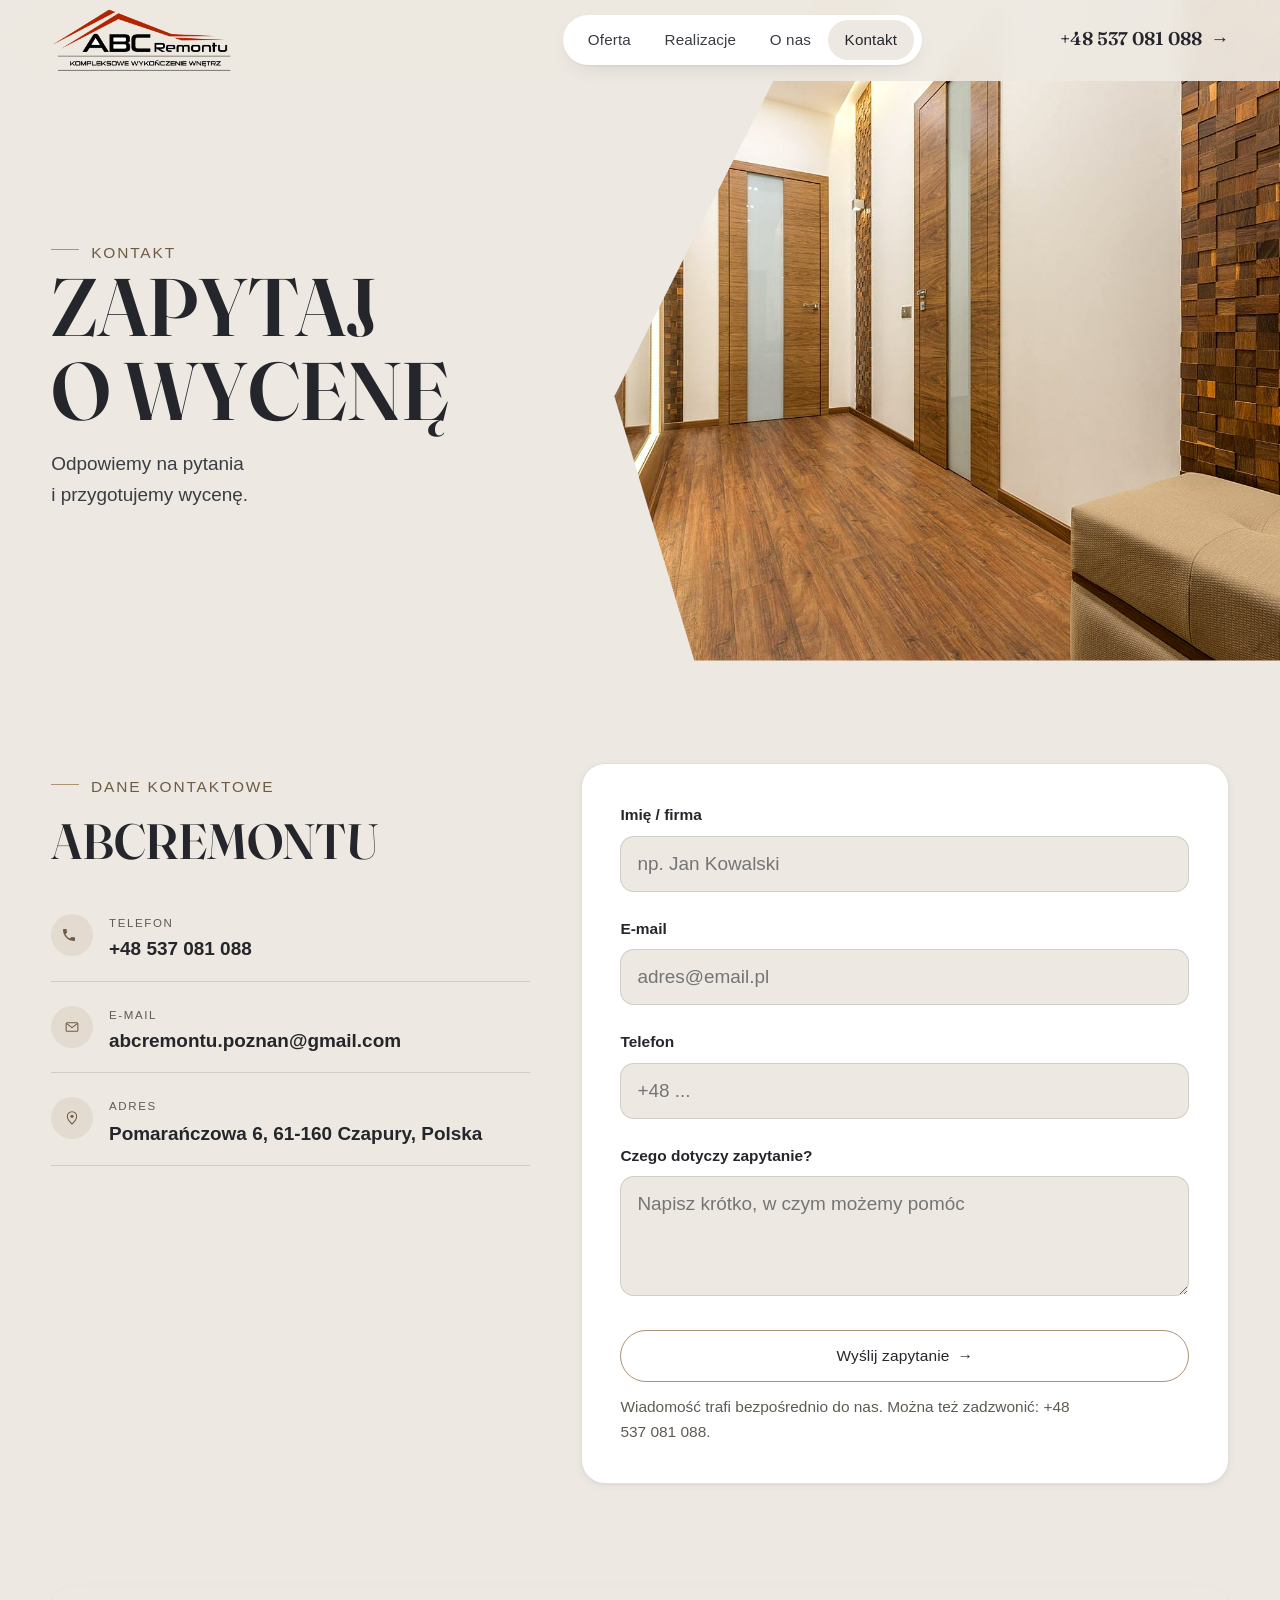
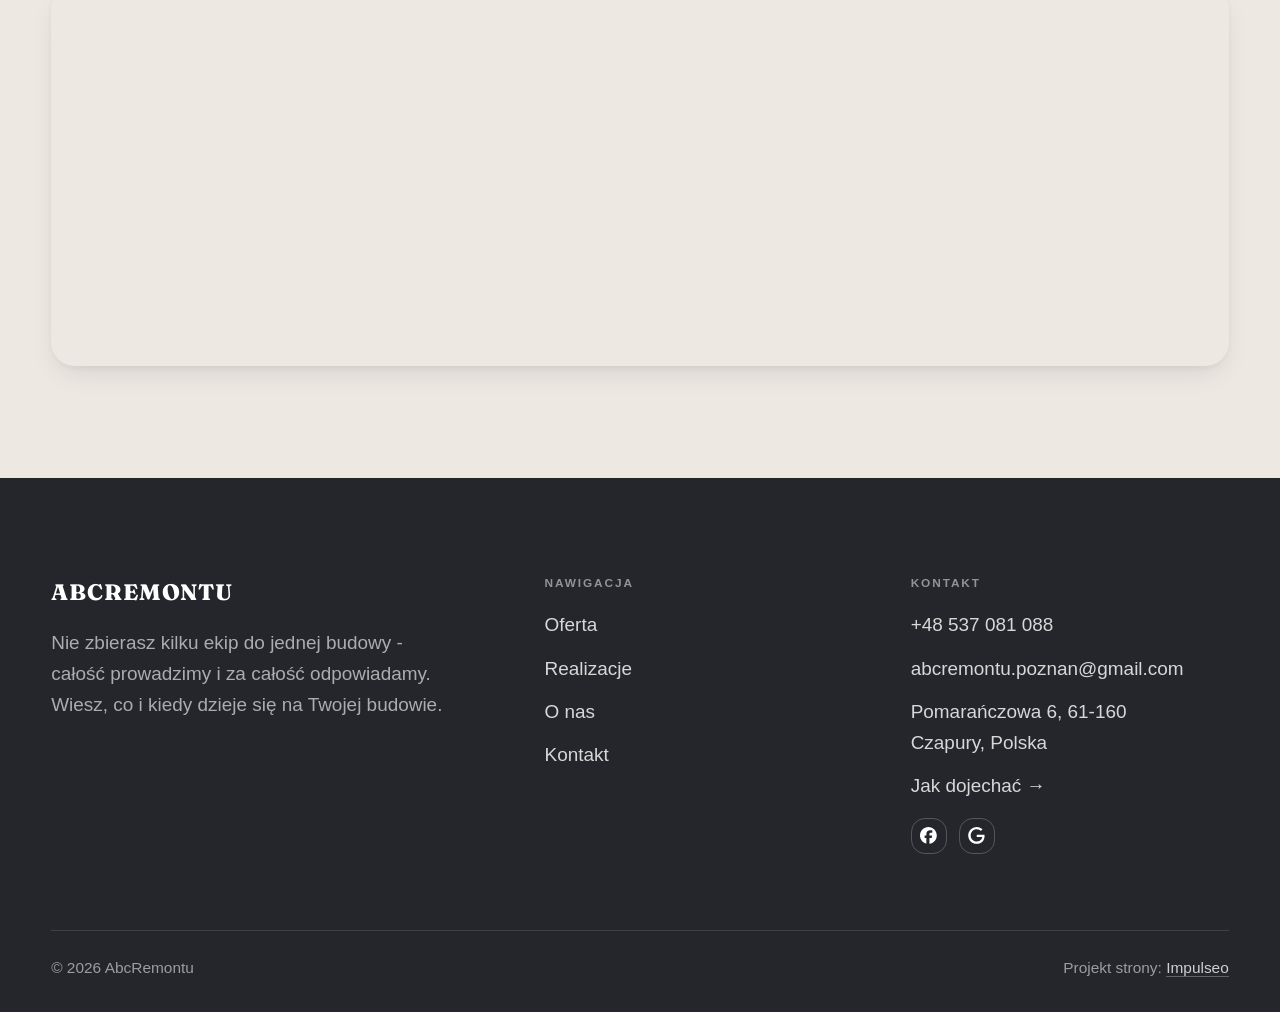
<file: kontakt.html>
<!DOCTYPE html>
<html lang="pl">
<head>
<meta charset="UTF-8">
<meta name="viewport" content="width=device-width, initial-scale=1.0">
<title>Kontakt - AbcRemontu</title>
<meta name="description" content="Kontakt AbcRemontu - Pomarańczowa 6, 61-160 Czapury, Polska">
<link rel="canonical" href="https://kris20032.github.io/abcremontu/kontakt.html">
<meta name="robots" content="noindex, nofollow">
<meta property="og:type" content="website">
<meta property="og:locale" content="pl_PL">
<meta property="og:site_name" content="AbcRemontu">
<meta property="og:title" content="Kontakt - AbcRemontu">
<meta property="og:description" content="Kontakt AbcRemontu - Pomarańczowa 6, 61-160 Czapury, Polska">
<meta property="og:url" content="https://kris20032.github.io/abcremontu/kontakt.html">
<meta property="og:image" content="https://kris20032.github.io/abcremontu/img/og.jpg">
<meta property="og:image:width" content="1200">
<meta property="og:image:height" content="630">
<meta name="twitter:card" content="summary_large_image">
<link rel="preconnect" href="https://fonts.googleapis.com">
<link rel="preconnect" href="https://fonts.gstatic.com" crossorigin>
<link href="https://fonts.googleapis.com/css2?family=Fraunces:opsz,wght,SOFT@9..144,400;9..144,600,0&display=swap" rel="stylesheet">
<link rel="preconnect" href="https://api.fontshare.com" crossorigin>
<link href="https://api.fontshare.com/v2/css?f[]=satoshi@400,500,700&display=swap" rel="stylesheet">
<link rel="stylesheet" href="assets/styles.css?v=2b8f5d81">
</head>
<body>

<header class="nav">
  <div class="wrap nav-inner">
    <a class="brand brand-has-logo" href="index.html"><img class="brand-logo" src="img/logo.png" alt="AbcRemontu" width="611" height="216" decoding="async"></a>
    <nav class="nav-links">
      <a href="oferta.html">Oferta</a>
      <a href="realizacje.html">Realizacje</a>
      <a href="o-nas.html">O nas</a>
      <a href="kontakt.html" class="active" aria-current="page">Kontakt</a>
      <a href="tel:+48537081088" class="btn btn-accent">+48 537 081 088 <span class="arr">→</span></a>
    </nav>
    <button class="nav-toggle" aria-label="Menu"><span></span><span></span><span></span></button>
  </div>
</header>

<main>
<section class="pagehead">
  <img src="img/g7.jpg" alt="AbcRemontu - Zapytaj o wycenę" width="1600" height="1068" decoding="async">
  <div class="wrap">
    <span class="eyebrow">Kontakt</span>
    <h1>Zapytaj o wycenę</h1>
    <p>Odpowiemy na pytania i przygotujemy wycenę.</p>
  </div>
</section>
<section>
  <div class="wrap contact-grid">
    <div class="reveal">
      <span class="eyebrow">Dane kontaktowe</span>
      <h2 style="margin:var(--space-4) 0 var(--space-6)">AbcRemontu</h2>
      <div class="info-list">
        <div class="info-row"><div class="ic"><svg class="ico-tel" width="16" height="16" viewBox="0 0 24 24" fill="none" aria-hidden="true"><path d="M6.6 10.8a15.5 15.5 0 0 0 6.6 6.6l2.2-2.2a1 1 0 0 1 1-.24 11.4 11.4 0 0 0 3.6.58 1 1 0 0 1 1 1V20a1 1 0 0 1-1 1A17 17 0 0 1 3 4a1 1 0 0 1 1-1h3.5a1 1 0 0 1 1 1c0 1.25.2 2.46.58 3.6a1 1 0 0 1-.25 1l-2.23 2.2Z" fill="currentColor"/></svg></div><div><div class="lbl">Telefon</div><a class="val" href="tel:+48537081088">+48 537 081 088</a></div></div>
        <div class="info-row"><div class="ic"><svg class="ico-mail" width="16" height="16" viewBox="0 0 24 24" fill="none" aria-hidden="true"><rect x="3.2" y="5.5" width="17.6" height="13" rx="1.6" stroke="currentColor" stroke-width="1.6"/><path d="M4 7l8 6 8-6" stroke="currentColor" stroke-width="1.6" stroke-linecap="round" stroke-linejoin="round"/></svg></div><div><div class="lbl">E-mail</div><a class="val" href="mailto:abcremontu.poznan@gmail.com">abcremontu.poznan@gmail.com</a></div></div>
        <div class="info-row"><div class="ic"><svg class="ico-pin" width="16" height="16" viewBox="0 0 24 24" fill="none" aria-hidden="true"><path d="M12 21s7-6.1 7-11.5A7 7 0 0 0 5 9.5C5 14.9 12 21 12 21Z" stroke="currentColor" stroke-width="1.6" fill="none"/><circle cx="12" cy="9.5" r="2.4" fill="currentColor"/></svg></div><div><div class="lbl">Adres</div><div class="val">Pomarańczowa 6, 61-160 Czapury, Polska</div></div></div>
      </div>
    </div>
    <div class="reveal">
      <form class="form" action="https://formsubmit.co/abcremontu.poznan@gmail.com" method="POST">
        <input type="hidden" name="_subject" value="Zapytanie ze strony AbcRemontu">
        <input type="hidden" name="_captcha" value="false">
        <input type="hidden" name="_template" value="table">
        <div class="fld"><label for="name">Imię / firma</label><input id="name" name="name" type="text" placeholder="np. Jan Kowalski" required></div>
        <div class="fld"><label for="email">E-mail</label><input id="email" name="email" type="email" placeholder="adres@email.pl" required></div>
        <div class="fld"><label for="phone">Telefon</label><input id="phone" name="phone" type="tel" placeholder="+48 ..."></div>
        <div class="fld"><label for="msg">Czego dotyczy zapytanie?</label><textarea id="msg" name="message" placeholder="Napisz krótko, w czym możemy pomóc" required></textarea></div>
        <button type="submit" class="btn btn-accent" style="width:100%;justify-content:center">Wyślij zapytanie <span class="arr">→</span></button>
        <p class="note">Wiadomość trafi bezpośrednio do nas. Można też zadzwonić: +48 537 081 088.</p>
      </form>
    </div>
  </div>
</section>
<section style="padding-top:0">
  <div class="wrap reveal">
    <iframe class="map" title="AbcRemontu - Poznań" src="https://maps.google.com/maps?q=AbcRemontu%20Pozna%C5%84&z=15&output=embed" loading="lazy" referrerpolicy="no-referrer-when-downgrade"></iframe>
  </div>
</section>
</main>

<footer>
  <div class="wrap">
    <div class="foot-grid">
      <div class="foot-brand">
        <div class="name">AbcRemontu</div>
        <p>Nie zbierasz kilku ekip do jednej budowy - całość prowadzimy i za całość odpowiadamy. Wiesz, co i kiedy dzieje się na Twojej budowie.</p>
      </div>
      <div class="foot-col">
        <h4>Nawigacja</h4>
        <a href="oferta.html">Oferta</a>
        <a href="realizacje.html">Realizacje</a>
        <a href="o-nas.html">O nas</a>
        <a href="kontakt.html">Kontakt</a>
      </div>
      <div class="foot-col">
        <h4>Kontakt</h4>
        <a href="tel:+48537081088">+48 537 081 088</a>
        <a href="mailto:abcremontu.poznan@gmail.com">abcremontu.poznan@gmail.com</a>
        <p>Pomarańczowa 6, 61-160 Czapury, Polska</p>
        <a href="https://maps.google.com/?cid=14099003554606740684&g_mp=Cidnb29nbGUubWFwcy5wbGFjZXMudjEuUGxhY2VzLlNlYXJjaFRleHQQAhgEIAA" target="_blank" rel="noopener">Jak dojechać →</a>
      <div class="foot-soc">
        <a class="soc" href="https://www.facebook.com/p/AbcRemontu-100066490193893/" target="_blank" rel="noopener" aria-label="Facebook - AbcRemontu"><svg viewBox="0 0 24 24" aria-hidden="true" focusable="false"><path d="M9.101 23.691v-7.98H6.627v-3.667h2.474v-1.58c0-4.085 1.848-5.978 5.858-5.978.401 0 .955.042 1.468.103a8.68 8.68 0 0 1 1.141.195v3.325a8.623 8.623 0 0 0-.653-.036 26.805 26.805 0 0 0-.733-.009c-.707 0-1.259.096-1.675.309a1.686 1.686 0 0 0-.679.622c-.258.42-.374.995-.374 1.752v1.297h3.919l-.386 2.103-.287 1.564h-3.246v8.245C19.396 23.238 24 18.179 24 12.044c0-6.627-5.373-12-12-12s-12 5.373-12 12c0 5.628 3.874 10.35 9.101 11.647Z" fill="currentColor"/></svg></a>
        <a class="soc" href="https://maps.google.com/?cid=14099003554606740684&g_mp=Cidnb29nbGUubWFwcy5wbGFjZXMudjEuUGxhY2VzLlNlYXJjaFRleHQQAhgEIAA" target="_blank" rel="noopener" aria-label="Google - AbcRemontu"><svg viewBox="0 0 24 24" aria-hidden="true" focusable="false"><path d="M12.48 10.92v3.28h7.84c-.24 1.84-.853 3.187-1.787 4.133-1.147 1.147-2.933 2.4-6.053 2.4-4.827 0-8.6-3.893-8.6-8.72s3.773-8.72 8.6-8.72c2.6 0 4.507 1.027 5.907 2.347l2.307-2.307C18.747 1.44 16.133 0 12.48 0 5.867 0 .307 5.387.307 12s5.56 12 12.173 12c3.573 0 6.267-1.173 8.373-3.36 2.16-2.16 2.84-5.213 2.84-7.667 0-.76-.053-1.467-.173-2.053H12.48z" fill="currentColor"/></svg></a>
      </div>
      </div>
    </div>
    <div class="foot-bot">
      <span>© 2026 AbcRemontu</span>
      <span>Projekt strony: <a class="foot-credit" href="https://impulseo.pl" target="_blank" rel="noopener">Impulseo</a></span>
    </div>
  </div>
</footer>
<div class="sticky-call"><a class="sc-call" href="tel:+48537081088"><svg class="ico-tel" width="16" height="16" viewBox="0 0 24 24" fill="none" aria-hidden="true"><path d="M6.6 10.8a15.5 15.5 0 0 0 6.6 6.6l2.2-2.2a1 1 0 0 1 1-.24 11.4 11.4 0 0 0 3.6.58 1 1 0 0 1 1 1V20a1 1 0 0 1-1 1A17 17 0 0 1 3 4a1 1 0 0 1 1-1h3.5a1 1 0 0 1 1 1c0 1.25.2 2.46.58 3.6a1 1 0 0 1-.25 1l-2.23 2.2Z" fill="currentColor"/></svg> Zadzwoń</a><a class="sc-quote" href="kontakt.html">Zadzwoń po kosztorys</a></div>
<div class="demo-wazne" data-do="2026-11-02" data-cykl="3" hidden><svg class="dw-ico" width="13" height="13" viewBox="0 0 24 24" fill="none" aria-hidden="true"><circle cx="12" cy="12" r="8.6" stroke="currentColor" stroke-width="1.8"/><path d="M12 7.2V12l3.3 2" stroke="currentColor" stroke-width="1.8" stroke-linecap="round"/></svg><span class="dw-txt"></span></div>

<script src="assets/main.js"></script>
</body>
</html>
</file>
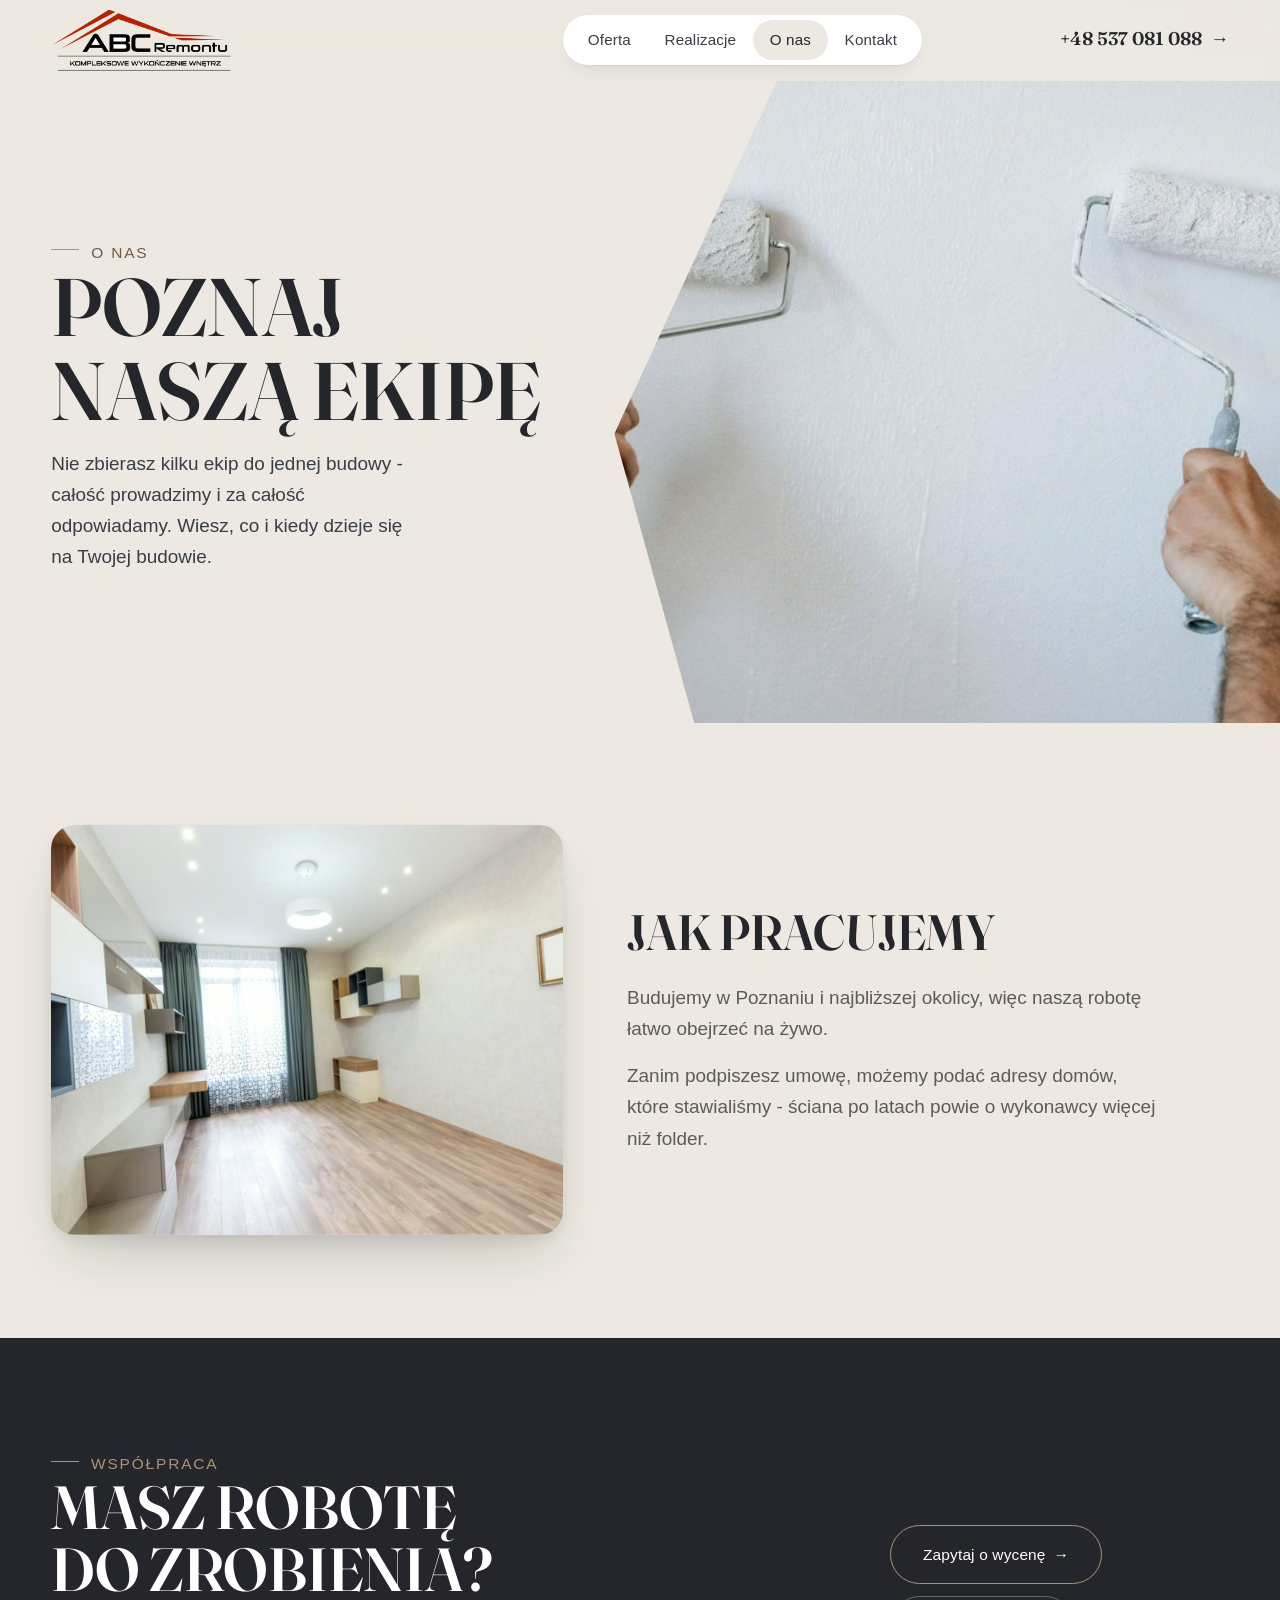
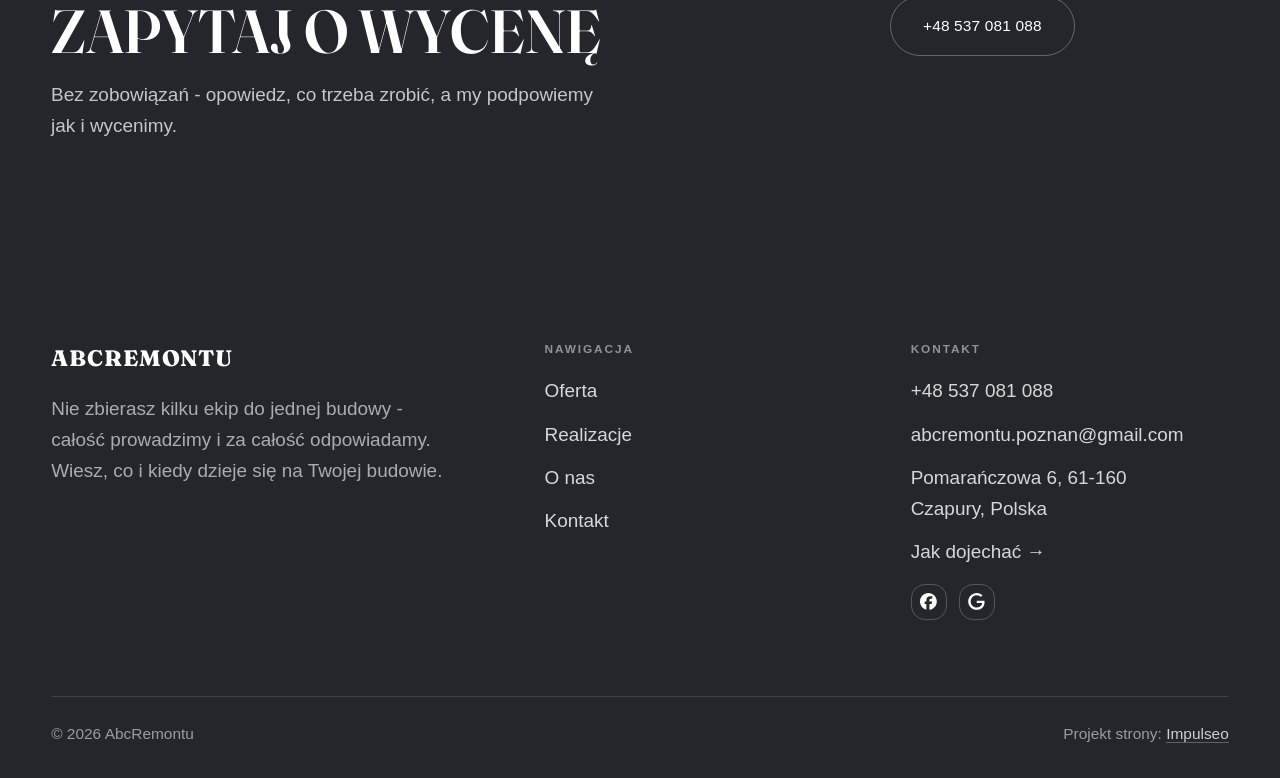
<file: o-nas.html>
<!DOCTYPE html>
<html lang="pl">
<head>
<meta charset="UTF-8">
<meta name="viewport" content="width=device-width, initial-scale=1.0">
<title>O nas - AbcRemontu</title>
<meta name="description" content="Firma budowlana w Poznaniu: budowa domów, stany surowe, remonty, wykończenia, elewacje. Kosztorys i termin na piśmie przed robotą. Zadzwoń: +48 537 081 088.">
<link rel="canonical" href="https://kris20032.github.io/abcremontu/o-nas.html">
<meta name="robots" content="noindex, nofollow">
<meta property="og:type" content="website">
<meta property="og:locale" content="pl_PL">
<meta property="og:site_name" content="AbcRemontu">
<meta property="og:title" content="O nas - AbcRemontu">
<meta property="og:description" content="Firma budowlana w Poznaniu: budowa domów, stany surowe, remonty, wykończenia, elewacje. Kosztorys i termin na piśmie przed robotą. Zadzwoń: +48 537 081 088.">
<meta property="og:url" content="https://kris20032.github.io/abcremontu/o-nas.html">
<meta property="og:image" content="https://kris20032.github.io/abcremontu/img/og.jpg">
<meta property="og:image:width" content="1200">
<meta property="og:image:height" content="630">
<meta name="twitter:card" content="summary_large_image">
<link rel="preconnect" href="https://fonts.googleapis.com">
<link rel="preconnect" href="https://fonts.gstatic.com" crossorigin>
<link href="https://fonts.googleapis.com/css2?family=Fraunces:opsz,wght,SOFT@9..144,400;9..144,600,0&display=swap" rel="stylesheet">
<link rel="preconnect" href="https://api.fontshare.com" crossorigin>
<link href="https://api.fontshare.com/v2/css?f[]=satoshi@400,500,700&display=swap" rel="stylesheet">
<link rel="stylesheet" href="assets/styles.css?v=2b8f5d81">
</head>
<body>

<header class="nav">
  <div class="wrap nav-inner">
    <a class="brand brand-has-logo" href="index.html"><img class="brand-logo" src="img/logo.png" alt="AbcRemontu" width="611" height="216" decoding="async"></a>
    <nav class="nav-links">
      <a href="oferta.html">Oferta</a>
      <a href="realizacje.html">Realizacje</a>
      <a href="o-nas.html" class="active" aria-current="page">O nas</a>
      <a href="kontakt.html">Kontakt</a>
      <a href="tel:+48537081088" class="btn btn-accent">+48 537 081 088 <span class="arr">→</span></a>
    </nav>
    <button class="nav-toggle" aria-label="Menu"><span></span><span></span><span></span></button>
  </div>
</header>

<main>
<section class="pagehead">
  <img src="img/g5.jpg" alt="AbcRemontu - Poznaj naszą ekipę" width="1524" height="974" decoding="async">
  <div class="wrap">
    <span class="eyebrow">O nas</span>
    <h1>Poznaj naszą ekipę</h1>
    <p>Nie zbierasz kilku ekip do jednej budowy - całość prowadzimy i za całość odpowiadamy. Wiesz, co i kiedy dzieje się na Twojej budowie.</p>
  </div>
</section>
<section>
  <div class="wrap split">
    <div class="split-art reveal"><img src="img/g6.jpg" alt="AbcRemontu" loading="lazy" width="1506" height="948" decoding="async"></div>
    <div class="split-copy reveal">
      <h2>Jak pracujemy</h2>
      <p class="muted">Budujemy w Poznaniu i najbliższej okolicy, więc naszą robotę łatwo obejrzeć na żywo.</p>
      <p class="muted">Zanim podpiszesz umowę, możemy podać adresy domów, które stawialiśmy - ściana po latach powie o wykonawcy więcej niż folder.</p>
    </div>
  </div>
</section>


<section class="cta">
  <div class="wrap">
    <div class="reveal">
      <span class="eyebrow">Współpraca</span>
      <h2>Masz robotę do zrobienia? Zapytaj o wycenę</h2>
      <p>Bez zobowiązań - opowiedz, co trzeba zrobić, a my podpowiemy jak i wycenimy.</p>
    </div>
    <div class="cta-actions reveal">
      <a href="kontakt.html" class="btn btn-light">Zapytaj o wycenę <span class="arr">→</span></a>
      <a href="tel:+48537081088" class="btn btn-ghost btn-ghost-cta">+48 537 081 088</a>
    </div>
  </div>
</section>
</main>

<footer>
  <div class="wrap">
    <div class="foot-grid">
      <div class="foot-brand">
        <div class="name">AbcRemontu</div>
        <p>Nie zbierasz kilku ekip do jednej budowy - całość prowadzimy i za całość odpowiadamy. Wiesz, co i kiedy dzieje się na Twojej budowie.</p>
      </div>
      <div class="foot-col">
        <h4>Nawigacja</h4>
        <a href="oferta.html">Oferta</a>
        <a href="realizacje.html">Realizacje</a>
        <a href="o-nas.html">O nas</a>
        <a href="kontakt.html">Kontakt</a>
      </div>
      <div class="foot-col">
        <h4>Kontakt</h4>
        <a href="tel:+48537081088">+48 537 081 088</a>
        <a href="mailto:abcremontu.poznan@gmail.com">abcremontu.poznan@gmail.com</a>
        <p>Pomarańczowa 6, 61-160 Czapury, Polska</p>
        <a href="https://maps.google.com/?cid=14099003554606740684&g_mp=Cidnb29nbGUubWFwcy5wbGFjZXMudjEuUGxhY2VzLlNlYXJjaFRleHQQAhgEIAA" target="_blank" rel="noopener">Jak dojechać →</a>
      <div class="foot-soc">
        <a class="soc" href="https://www.facebook.com/p/AbcRemontu-100066490193893/" target="_blank" rel="noopener" aria-label="Facebook - AbcRemontu"><svg viewBox="0 0 24 24" aria-hidden="true" focusable="false"><path d="M9.101 23.691v-7.98H6.627v-3.667h2.474v-1.58c0-4.085 1.848-5.978 5.858-5.978.401 0 .955.042 1.468.103a8.68 8.68 0 0 1 1.141.195v3.325a8.623 8.623 0 0 0-.653-.036 26.805 26.805 0 0 0-.733-.009c-.707 0-1.259.096-1.675.309a1.686 1.686 0 0 0-.679.622c-.258.42-.374.995-.374 1.752v1.297h3.919l-.386 2.103-.287 1.564h-3.246v8.245C19.396 23.238 24 18.179 24 12.044c0-6.627-5.373-12-12-12s-12 5.373-12 12c0 5.628 3.874 10.35 9.101 11.647Z" fill="currentColor"/></svg></a>
        <a class="soc" href="https://maps.google.com/?cid=14099003554606740684&g_mp=Cidnb29nbGUubWFwcy5wbGFjZXMudjEuUGxhY2VzLlNlYXJjaFRleHQQAhgEIAA" target="_blank" rel="noopener" aria-label="Google - AbcRemontu"><svg viewBox="0 0 24 24" aria-hidden="true" focusable="false"><path d="M12.48 10.92v3.28h7.84c-.24 1.84-.853 3.187-1.787 4.133-1.147 1.147-2.933 2.4-6.053 2.4-4.827 0-8.6-3.893-8.6-8.72s3.773-8.72 8.6-8.72c2.6 0 4.507 1.027 5.907 2.347l2.307-2.307C18.747 1.44 16.133 0 12.48 0 5.867 0 .307 5.387.307 12s5.56 12 12.173 12c3.573 0 6.267-1.173 8.373-3.36 2.16-2.16 2.84-5.213 2.84-7.667 0-.76-.053-1.467-.173-2.053H12.48z" fill="currentColor"/></svg></a>
      </div>
      </div>
    </div>
    <div class="foot-bot">
      <span>© 2026 AbcRemontu</span>
      <span>Projekt strony: <a class="foot-credit" href="https://impulseo.pl" target="_blank" rel="noopener">Impulseo</a></span>
    </div>
  </div>
</footer>
<div class="sticky-call"><a class="sc-call" href="tel:+48537081088"><svg class="ico-tel" width="16" height="16" viewBox="0 0 24 24" fill="none" aria-hidden="true"><path d="M6.6 10.8a15.5 15.5 0 0 0 6.6 6.6l2.2-2.2a1 1 0 0 1 1-.24 11.4 11.4 0 0 0 3.6.58 1 1 0 0 1 1 1V20a1 1 0 0 1-1 1A17 17 0 0 1 3 4a1 1 0 0 1 1-1h3.5a1 1 0 0 1 1 1c0 1.25.2 2.46.58 3.6a1 1 0 0 1-.25 1l-2.23 2.2Z" fill="currentColor"/></svg> Zadzwoń</a><a class="sc-quote" href="kontakt.html">Zadzwoń po kosztorys</a></div>
<div class="demo-wazne" data-do="2026-11-02" data-cykl="3" hidden><svg class="dw-ico" width="13" height="13" viewBox="0 0 24 24" fill="none" aria-hidden="true"><circle cx="12" cy="12" r="8.6" stroke="currentColor" stroke-width="1.8"/><path d="M12 7.2V12l3.3 2" stroke="currentColor" stroke-width="1.8" stroke-linecap="round"/></svg><span class="dw-txt"></span></div>

<script src="assets/main.js"></script>
</body>
</html>
</file>
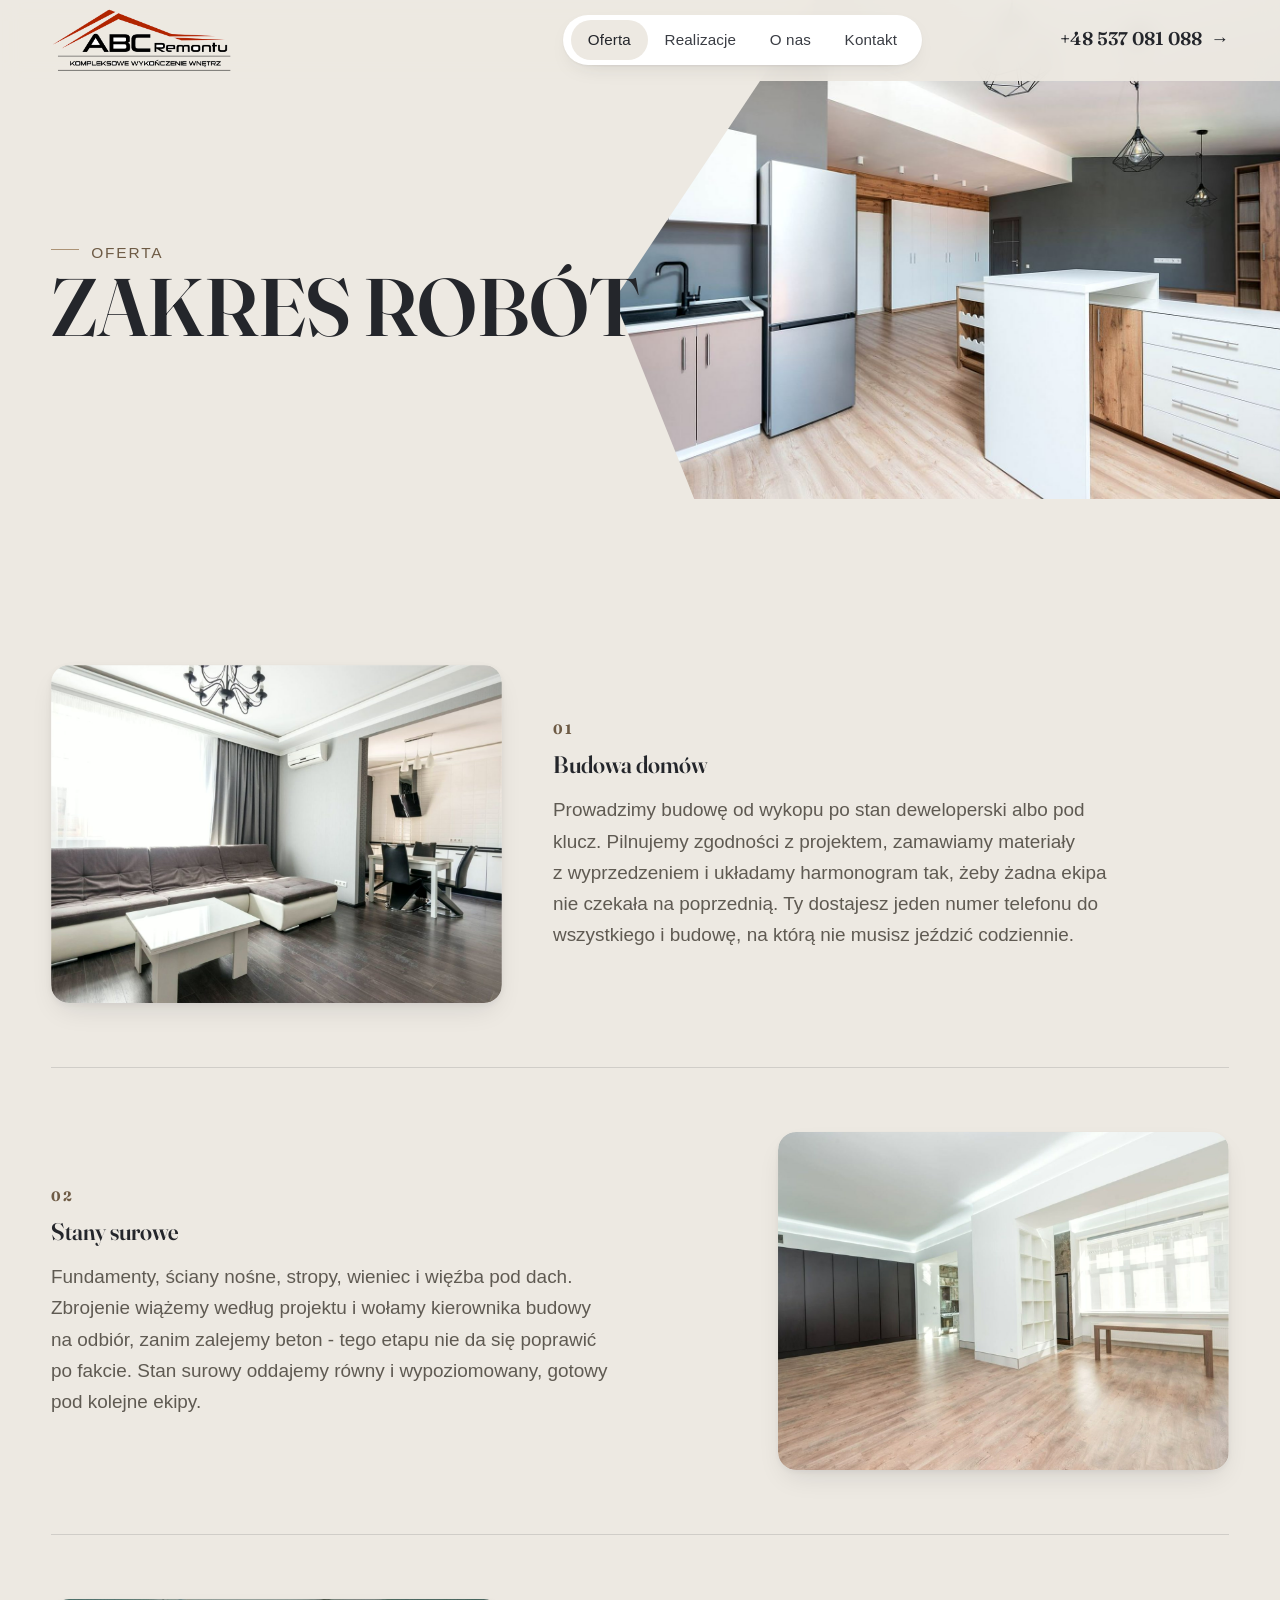
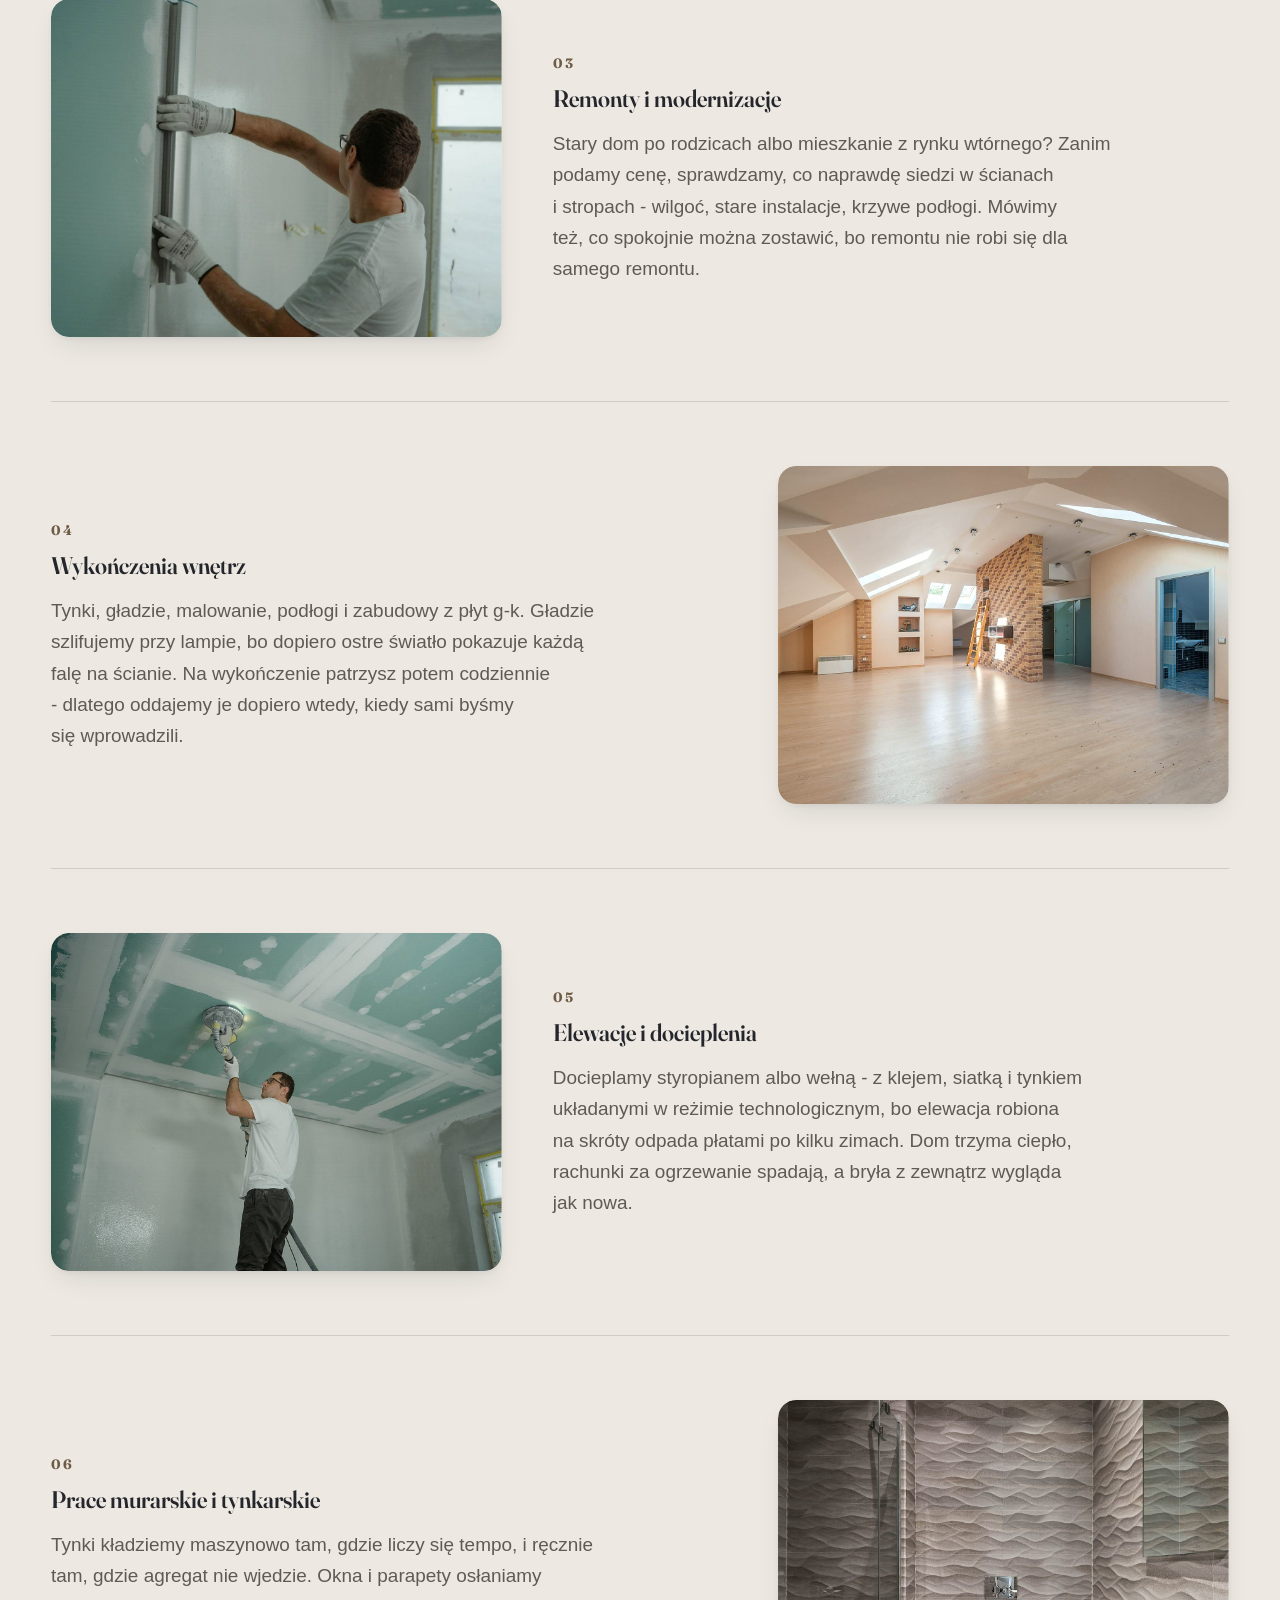
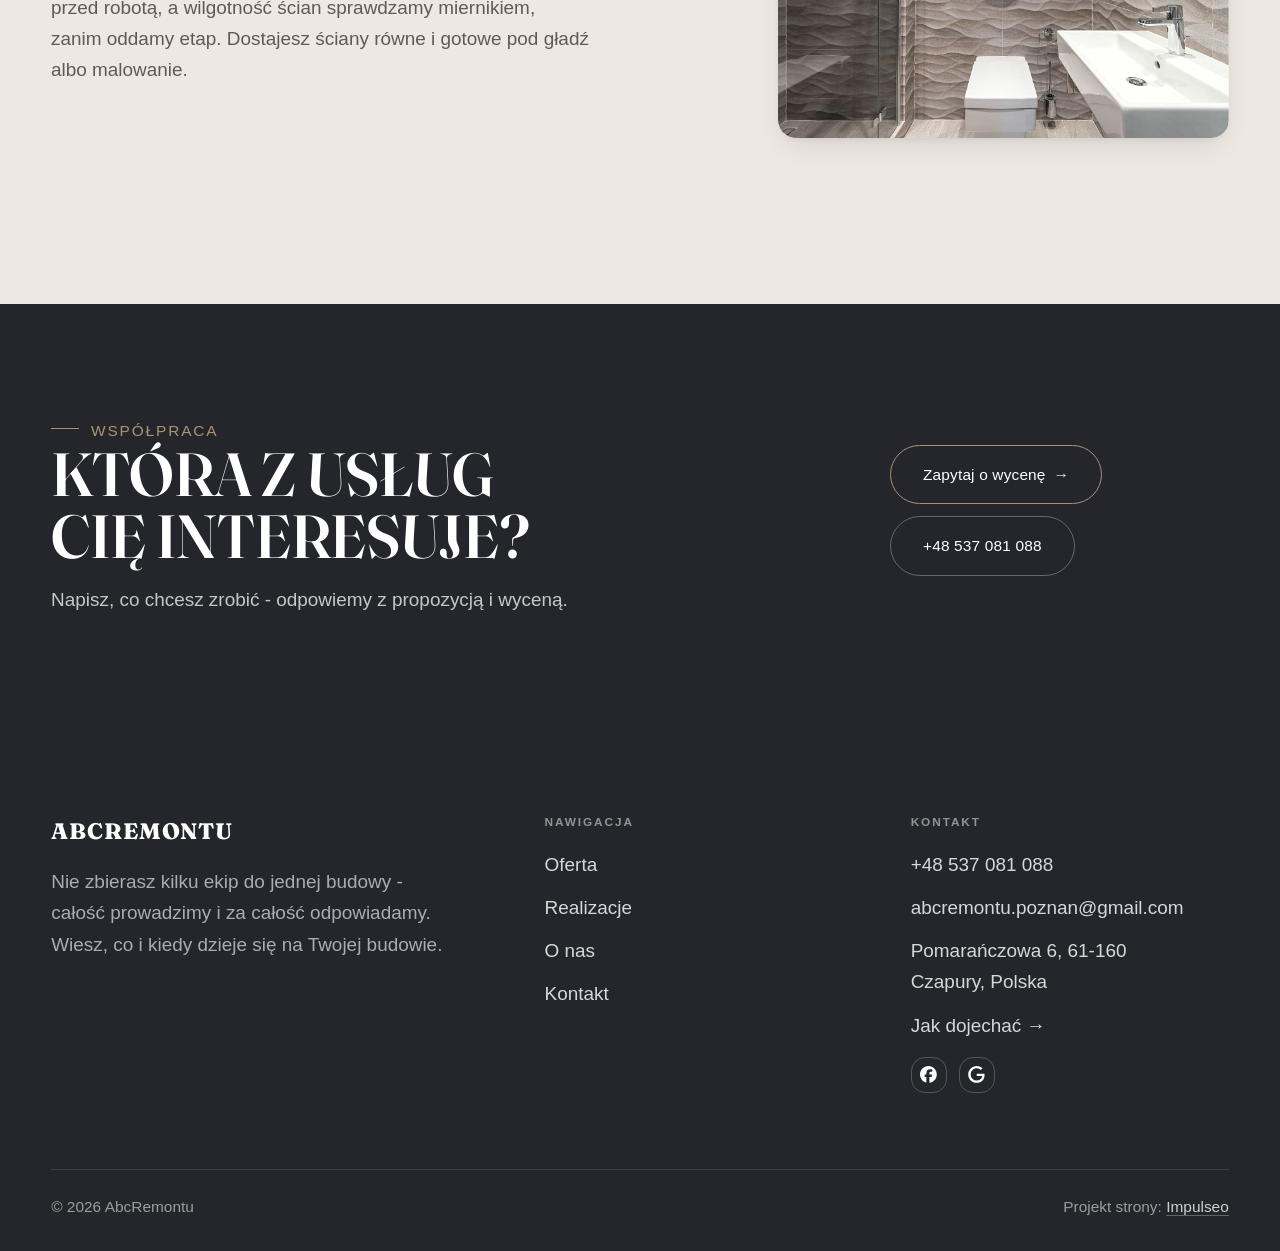
<file: oferta.html>
<!DOCTYPE html>
<html lang="pl">
<head>
<meta charset="UTF-8">
<meta name="viewport" content="width=device-width, initial-scale=1.0">
<title>Oferta - AbcRemontu</title>
<meta name="description" content="Firma budowlana w Poznaniu: budowa domów, stany surowe, remonty, wykończenia, elewacje. Kosztorys i termin na piśmie przed robotą. Zadzwoń: +48 537 081 088.">
<link rel="canonical" href="https://kris20032.github.io/abcremontu/oferta.html">
<meta name="robots" content="noindex, nofollow">
<meta property="og:type" content="website">
<meta property="og:locale" content="pl_PL">
<meta property="og:site_name" content="AbcRemontu">
<meta property="og:title" content="Oferta - AbcRemontu">
<meta property="og:description" content="Firma budowlana w Poznaniu: budowa domów, stany surowe, remonty, wykończenia, elewacje. Kosztorys i termin na piśmie przed robotą. Zadzwoń: +48 537 081 088.">
<meta property="og:url" content="https://kris20032.github.io/abcremontu/oferta.html">
<meta property="og:image" content="https://kris20032.github.io/abcremontu/img/og.jpg">
<meta property="og:image:width" content="1200">
<meta property="og:image:height" content="630">
<meta name="twitter:card" content="summary_large_image">
<link rel="preconnect" href="https://fonts.googleapis.com">
<link rel="preconnect" href="https://fonts.gstatic.com" crossorigin>
<link href="https://fonts.googleapis.com/css2?family=Fraunces:opsz,wght,SOFT@9..144,400;9..144,600,0&display=swap" rel="stylesheet">
<link rel="preconnect" href="https://api.fontshare.com" crossorigin>
<link href="https://api.fontshare.com/v2/css?f[]=satoshi@400,500,700&display=swap" rel="stylesheet">
<link rel="stylesheet" href="assets/styles.css?v=2b8f5d81">
</head>
<body>

<header class="nav">
  <div class="wrap nav-inner">
    <a class="brand brand-has-logo" href="index.html"><img class="brand-logo" src="img/logo.png" alt="AbcRemontu" width="611" height="216" decoding="async"></a>
    <nav class="nav-links">
      <a href="oferta.html" class="active" aria-current="page">Oferta</a>
      <a href="realizacje.html">Realizacje</a>
      <a href="o-nas.html">O nas</a>
      <a href="kontakt.html">Kontakt</a>
      <a href="tel:+48537081088" class="btn btn-accent">+48 537 081 088 <span class="arr">→</span></a>
    </nav>
    <button class="nav-toggle" aria-label="Menu"><span></span><span></span><span></span></button>
  </div>
</header>

<main>
<section class="pagehead">
  <img src="img/g4.jpg" alt="AbcRemontu - Zakres robót" width="1600" height="1068" decoding="async">
  <div class="wrap">
    <span class="eyebrow">Oferta</span>
    <h1>Zakres robót</h1>
  </div>
</section>
<section>
  <div class="wrap">
    <div class="svc-row reveal">
      <div class="svc-row-art"><img src="img/g13.jpg" alt="Budowa domów" loading="lazy" width="1552" height="1016" decoding="async"></div>
      <div>
        <span class="num">01</span>
        <h3>Budowa domów</h3>
        <p class="muted">Prowadzimy budowę od wykopu po stan deweloperski albo pod klucz. Pilnujemy zgodności z projektem, zamawiamy materiały z wyprzedzeniem i układamy harmonogram tak, żeby żadna ekipa nie czekała na poprzednią. Ty dostajesz jeden numer telefonu do wszystkiego i budowę, na którą nie musisz jeździć codziennie.</p>
      </div>
    </div>
    <div class="svc-row rev reveal">
      <div class="svc-row-art"><img src="img/g14.jpg" alt="Stany surowe" loading="lazy" width="1548" height="1010" decoding="async"></div>
      <div>
        <span class="num">02</span>
        <h3>Stany surowe</h3>
        <p class="muted">Fundamenty, ściany nośne, stropy, wieniec i więźba pod dach. Zbrojenie wiążemy według projektu i wołamy kierownika budowy na odbiór, zanim zalejemy beton - tego etapu nie da się poprawić po fakcie. Stan surowy oddajemy równy i wypoziomowany, gotowy pod kolejne ekipy.</p>
      </div>
    </div>
    <div class="svc-row reveal">
      <div class="svc-row-art"><img src="img/about.jpg" alt="Remonty i modernizacje" loading="lazy" width="1516" height="960" decoding="async"></div>
      <div>
        <span class="num">03</span>
        <h3>Remonty i modernizacje</h3>
        <p class="muted">Stary dom po rodzicach albo mieszkanie z rynku wtórnego? Zanim podamy cenę, sprawdzamy, co naprawdę siedzi w ścianach i stropach - wilgoć, stare instalacje, krzywe podłogi. Mówimy też, co spokojnie można zostawić, bo remontu nie robi się dla samego remontu.</p>
      </div>
    </div>
    <div class="svc-row rev reveal">
      <div class="svc-row-art"><img src="img/g1.jpg" alt="Wykończenia wnętrz" loading="lazy" width="1600" height="1068" decoding="async"></div>
      <div>
        <span class="num">04</span>
        <h3>Wykończenia wnętrz</h3>
        <p class="muted">Tynki, gładzie, malowanie, podłogi i zabudowy z płyt g-k. Gładzie szlifujemy przy lampie, bo dopiero ostre światło pokazuje każdą falę na ścianie. Na wykończenie patrzysz potem codziennie - dlatego oddajemy je dopiero wtedy, kiedy sami byśmy się wprowadzili.</p>
      </div>
    </div>
    <div class="svc-row reveal">
      <div class="svc-row-art"><img src="img/g2.jpg" alt="Elewacje i docieplenia" loading="lazy" width="1600" height="1066" decoding="async"></div>
      <div>
        <span class="num">05</span>
        <h3>Elewacje i docieplenia</h3>
        <p class="muted">Docieplamy styropianem albo wełną - z klejem, siatką i tynkiem układanymi w reżimie technologicznym, bo elewacja robiona na skróty odpada płatami po kilku zimach. Dom trzyma ciepło, rachunki za ogrzewanie spadają, a bryła z zewnątrz wygląda jak nowa.</p>
      </div>
    </div>
    <div class="svc-row rev reveal">
      <div class="svc-row-art"><img src="img/g3.jpg" alt="Prace murarskie i tynkarskie" loading="lazy" width="1600" height="1068" decoding="async"></div>
      <div>
        <span class="num">06</span>
        <h3>Prace murarskie i tynkarskie</h3>
        <p class="muted">Tynki kładziemy maszynowo tam, gdzie liczy się tempo, i ręcznie tam, gdzie agregat nie wjedzie. Okna i parapety osłaniamy przed robotą, a wilgotność ścian sprawdzamy miernikiem, zanim oddamy etap. Dostajesz ściany równe i gotowe pod gładź albo malowanie.</p>
      </div>
    </div>
  </div>
</section>

<section class="cta">
  <div class="wrap">
    <div class="reveal">
      <span class="eyebrow">Współpraca</span>
      <h2>Która z usług Cię interesuje?</h2>
      <p>Napisz, co chcesz zrobić - odpowiemy z propozycją i wyceną.</p>
    </div>
    <div class="cta-actions reveal">
      <a href="kontakt.html" class="btn btn-light">Zapytaj o wycenę <span class="arr">→</span></a>
      <a href="tel:+48537081088" class="btn btn-ghost btn-ghost-cta">+48 537 081 088</a>
    </div>
  </div>
</section>
</main>

<footer>
  <div class="wrap">
    <div class="foot-grid">
      <div class="foot-brand">
        <div class="name">AbcRemontu</div>
        <p>Nie zbierasz kilku ekip do jednej budowy - całość prowadzimy i za całość odpowiadamy. Wiesz, co i kiedy dzieje się na Twojej budowie.</p>
      </div>
      <div class="foot-col">
        <h4>Nawigacja</h4>
        <a href="oferta.html">Oferta</a>
        <a href="realizacje.html">Realizacje</a>
        <a href="o-nas.html">O nas</a>
        <a href="kontakt.html">Kontakt</a>
      </div>
      <div class="foot-col">
        <h4>Kontakt</h4>
        <a href="tel:+48537081088">+48 537 081 088</a>
        <a href="mailto:abcremontu.poznan@gmail.com">abcremontu.poznan@gmail.com</a>
        <p>Pomarańczowa 6, 61-160 Czapury, Polska</p>
        <a href="https://maps.google.com/?cid=14099003554606740684&g_mp=Cidnb29nbGUubWFwcy5wbGFjZXMudjEuUGxhY2VzLlNlYXJjaFRleHQQAhgEIAA" target="_blank" rel="noopener">Jak dojechać →</a>
      <div class="foot-soc">
        <a class="soc" href="https://www.facebook.com/p/AbcRemontu-100066490193893/" target="_blank" rel="noopener" aria-label="Facebook - AbcRemontu"><svg viewBox="0 0 24 24" aria-hidden="true" focusable="false"><path d="M9.101 23.691v-7.98H6.627v-3.667h2.474v-1.58c0-4.085 1.848-5.978 5.858-5.978.401 0 .955.042 1.468.103a8.68 8.68 0 0 1 1.141.195v3.325a8.623 8.623 0 0 0-.653-.036 26.805 26.805 0 0 0-.733-.009c-.707 0-1.259.096-1.675.309a1.686 1.686 0 0 0-.679.622c-.258.42-.374.995-.374 1.752v1.297h3.919l-.386 2.103-.287 1.564h-3.246v8.245C19.396 23.238 24 18.179 24 12.044c0-6.627-5.373-12-12-12s-12 5.373-12 12c0 5.628 3.874 10.35 9.101 11.647Z" fill="currentColor"/></svg></a>
        <a class="soc" href="https://maps.google.com/?cid=14099003554606740684&g_mp=Cidnb29nbGUubWFwcy5wbGFjZXMudjEuUGxhY2VzLlNlYXJjaFRleHQQAhgEIAA" target="_blank" rel="noopener" aria-label="Google - AbcRemontu"><svg viewBox="0 0 24 24" aria-hidden="true" focusable="false"><path d="M12.48 10.92v3.28h7.84c-.24 1.84-.853 3.187-1.787 4.133-1.147 1.147-2.933 2.4-6.053 2.4-4.827 0-8.6-3.893-8.6-8.72s3.773-8.72 8.6-8.72c2.6 0 4.507 1.027 5.907 2.347l2.307-2.307C18.747 1.44 16.133 0 12.48 0 5.867 0 .307 5.387.307 12s5.56 12 12.173 12c3.573 0 6.267-1.173 8.373-3.36 2.16-2.16 2.84-5.213 2.84-7.667 0-.76-.053-1.467-.173-2.053H12.48z" fill="currentColor"/></svg></a>
      </div>
      </div>
    </div>
    <div class="foot-bot">
      <span>© 2026 AbcRemontu</span>
      <span>Projekt strony: <a class="foot-credit" href="https://impulseo.pl" target="_blank" rel="noopener">Impulseo</a></span>
    </div>
  </div>
</footer>
<div class="sticky-call"><a class="sc-call" href="tel:+48537081088"><svg class="ico-tel" width="16" height="16" viewBox="0 0 24 24" fill="none" aria-hidden="true"><path d="M6.6 10.8a15.5 15.5 0 0 0 6.6 6.6l2.2-2.2a1 1 0 0 1 1-.24 11.4 11.4 0 0 0 3.6.58 1 1 0 0 1 1 1V20a1 1 0 0 1-1 1A17 17 0 0 1 3 4a1 1 0 0 1 1-1h3.5a1 1 0 0 1 1 1c0 1.25.2 2.46.58 3.6a1 1 0 0 1-.25 1l-2.23 2.2Z" fill="currentColor"/></svg> Zadzwoń</a><a class="sc-quote" href="kontakt.html">Zadzwoń po kosztorys</a></div>
<div class="demo-wazne" data-do="2026-11-02" data-cykl="3" hidden><svg class="dw-ico" width="13" height="13" viewBox="0 0 24 24" fill="none" aria-hidden="true"><circle cx="12" cy="12" r="8.6" stroke="currentColor" stroke-width="1.8"/><path d="M12 7.2V12l3.3 2" stroke="currentColor" stroke-width="1.8" stroke-linecap="round"/></svg><span class="dw-txt"></span></div>

<script src="assets/main.js"></script>
</body>
</html>
</file>
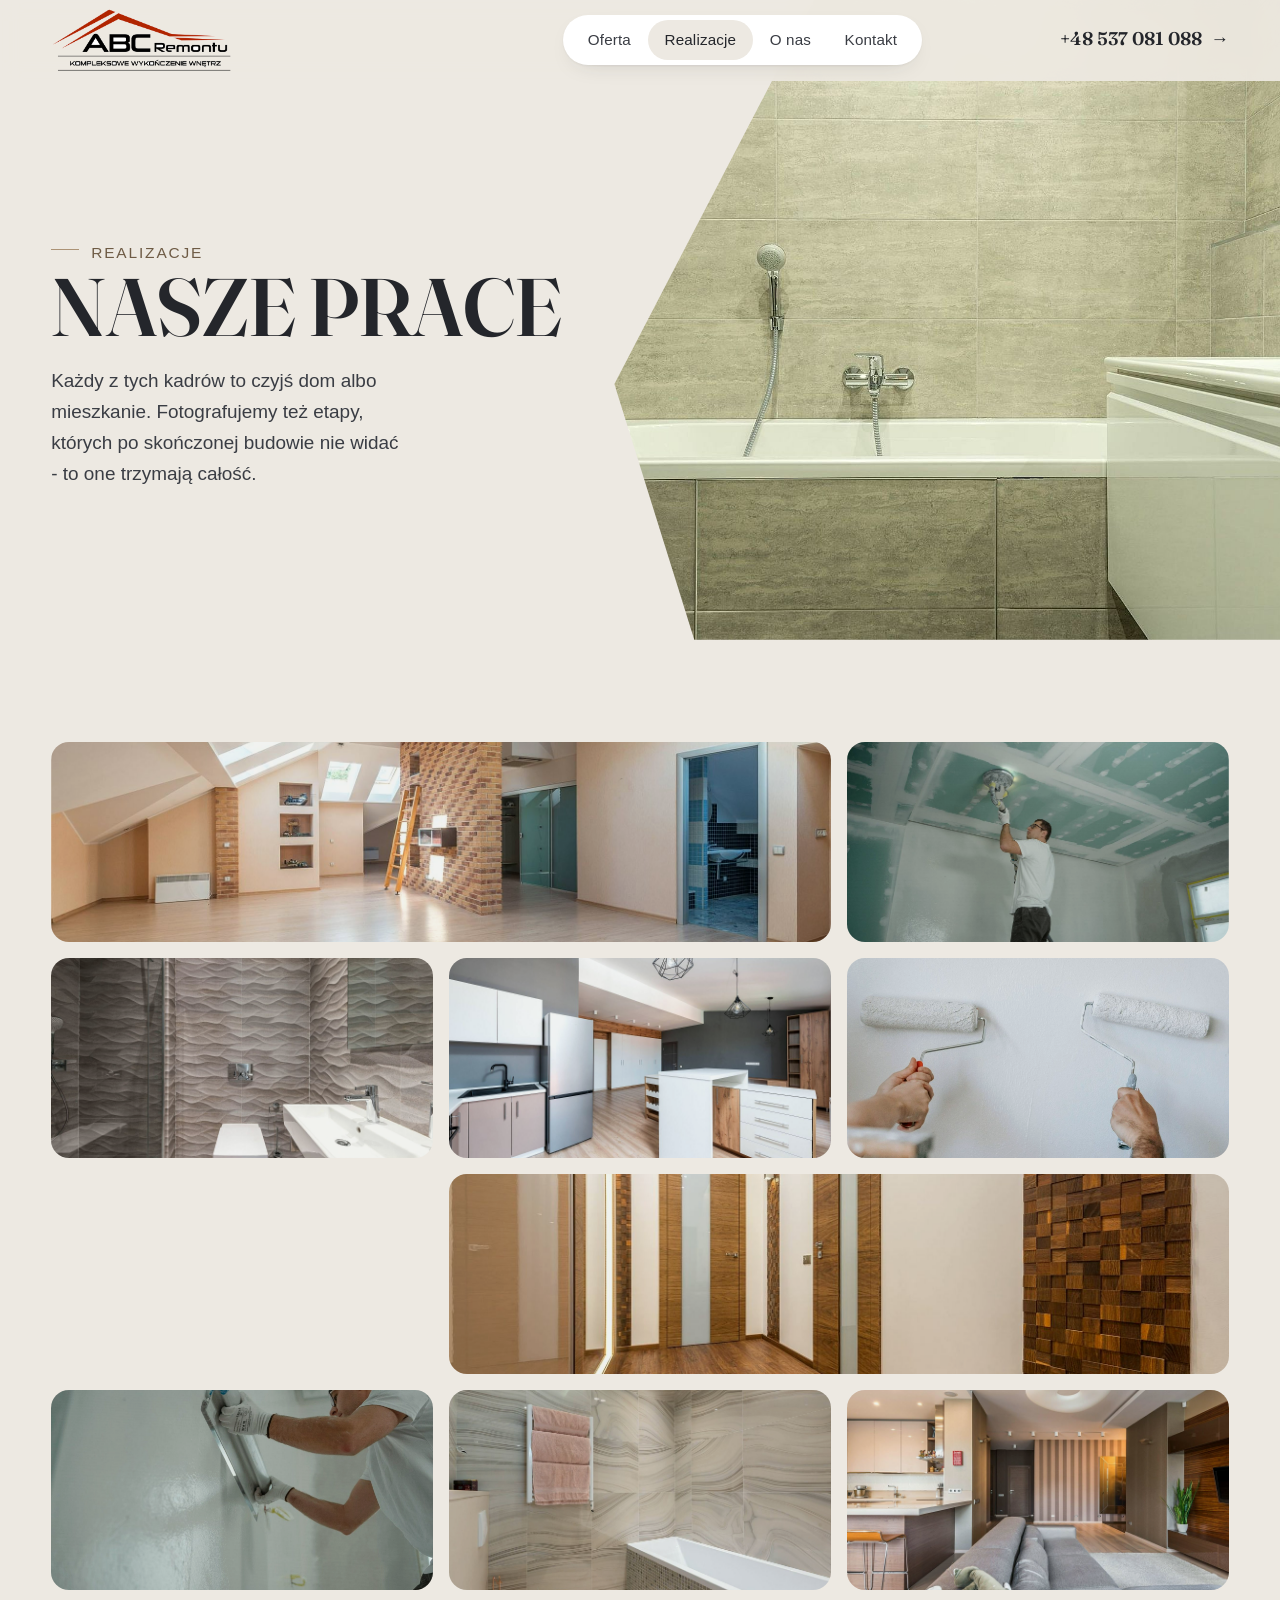
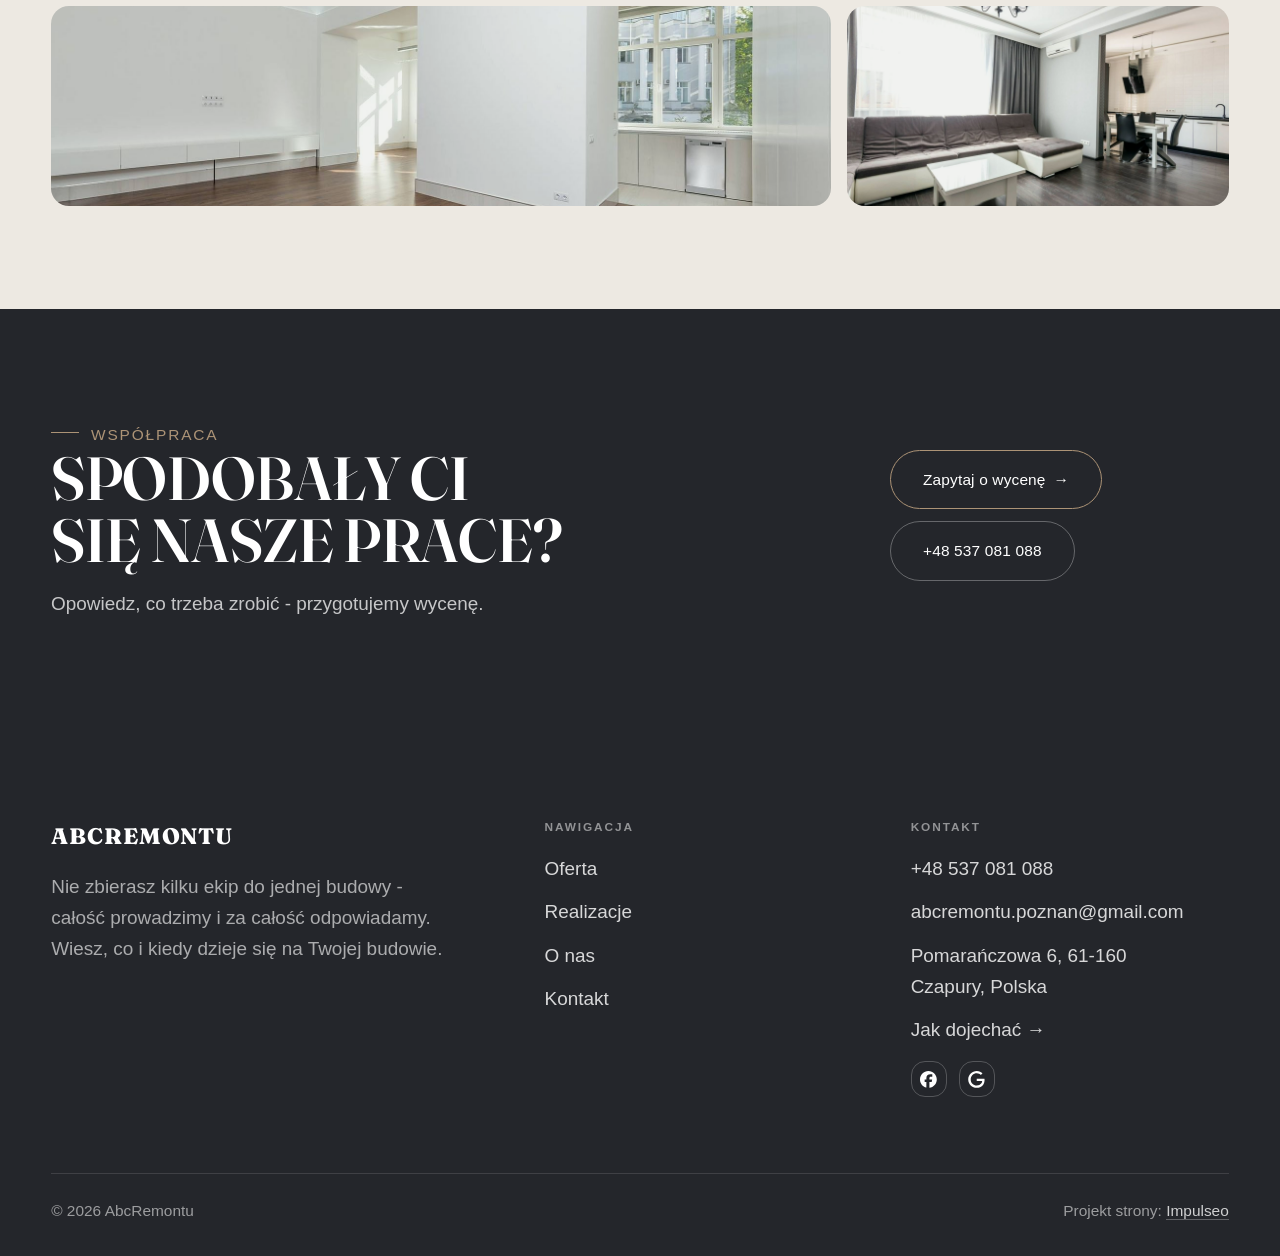
<file: realizacje.html>
<!DOCTYPE html>
<html lang="pl">
<head>
<meta charset="UTF-8">
<meta name="viewport" content="width=device-width, initial-scale=1.0">
<title>Realizacje - AbcRemontu</title>
<meta name="description" content="Realizacje AbcRemontu: Fundamenty i zbrojenie, Stan surowy, Więźba i dach, Wykończenie wnętrza, Elewacja i docieplenie">
<link rel="canonical" href="https://kris20032.github.io/abcremontu/realizacje.html">
<meta name="robots" content="noindex, nofollow">
<meta property="og:type" content="website">
<meta property="og:locale" content="pl_PL">
<meta property="og:site_name" content="AbcRemontu">
<meta property="og:title" content="Realizacje - AbcRemontu">
<meta property="og:description" content="Realizacje AbcRemontu: Fundamenty i zbrojenie, Stan surowy, Więźba i dach, Wykończenie wnętrza, Elewacja i docieplenie">
<meta property="og:url" content="https://kris20032.github.io/abcremontu/realizacje.html">
<meta property="og:image" content="https://kris20032.github.io/abcremontu/img/og.jpg">
<meta property="og:image:width" content="1200">
<meta property="og:image:height" content="630">
<meta name="twitter:card" content="summary_large_image">
<link rel="preconnect" href="https://fonts.googleapis.com">
<link rel="preconnect" href="https://fonts.gstatic.com" crossorigin>
<link href="https://fonts.googleapis.com/css2?family=Fraunces:opsz,wght,SOFT@9..144,400;9..144,600,0&display=swap" rel="stylesheet">
<link rel="preconnect" href="https://api.fontshare.com" crossorigin>
<link href="https://api.fontshare.com/v2/css?f[]=satoshi@400,500,700&display=swap" rel="stylesheet">
<link rel="stylesheet" href="assets/styles.css?v=2b8f5d81">
</head>
<body>

<header class="nav">
  <div class="wrap nav-inner">
    <a class="brand brand-has-logo" href="index.html"><img class="brand-logo" src="img/logo.png" alt="AbcRemontu" width="611" height="216" decoding="async"></a>
    <nav class="nav-links">
      <a href="oferta.html">Oferta</a>
      <a href="realizacje.html" class="active" aria-current="page">Realizacje</a>
      <a href="o-nas.html">O nas</a>
      <a href="kontakt.html">Kontakt</a>
      <a href="tel:+48537081088" class="btn btn-accent">+48 537 081 088 <span class="arr">→</span></a>
    </nav>
    <button class="nav-toggle" aria-label="Menu"><span></span><span></span><span></span></button>
  </div>
</header>

<main>
<section class="pagehead">
  <img src="img/g12.jpg" alt="AbcRemontu - Nasze prace" width="1600" height="1066" decoding="async">
  <div class="wrap">
    <span class="eyebrow">Realizacje</span>
    <h1>Nasze prace</h1>
    <p>Każdy z tych kadrów to czyjś dom albo mieszkanie. Fotografujemy też etapy, których po skończonej budowie nie widać - to one trzymają całość.</p>
  </div>
</section>
<section>
  <div class="wrap">
    <div class="gallery">
      <div class="tile t-two3 reveal"><img src="img/g1.jpg" alt="AbcRemontu" loading="lazy" width="1600" height="1068" decoding="async"></div>
      <div class="tile t-third reveal"><img src="img/g2.jpg" alt="AbcRemontu" loading="lazy" width="1600" height="1066" decoding="async"></div>
      <div class="tile t-third reveal"><img src="img/g3.jpg" alt="AbcRemontu" loading="lazy" width="1600" height="1068" decoding="async"></div>
      <div class="tile t-third reveal"><img src="img/g4.jpg" alt="AbcRemontu" loading="lazy" width="1600" height="1068" decoding="async"></div>
      <div class="tile t-third reveal"><img src="img/g5.jpg" alt="AbcRemontu" loading="lazy" width="1524" height="974" decoding="async"></div>
      <div class="tile t-third reveal"><img src="img/g6.jpg" alt="AbcRemontu" loading="lazy" width="1506" height="948" decoding="async"></div>
      <div class="tile t-two3 reveal"><img src="img/g7.jpg" alt="AbcRemontu" loading="lazy" width="1600" height="1068" decoding="async"></div>
      <div class="tile t-third reveal"><img src="img/g8.jpg" alt="AbcRemontu" loading="lazy" width="1520" height="966" decoding="async"></div>
      <div class="tile t-third reveal"><img src="img/g9.jpg" alt="AbcRemontu" loading="lazy" width="1600" height="1173" decoding="async"></div>
      <div class="tile t-third reveal"><img src="img/g10.jpg" alt="AbcRemontu" loading="lazy" width="1600" height="1068" decoding="async"></div>
      <div class="tile t-two3 reveal"><img src="img/g11.jpg" alt="AbcRemontu" loading="lazy" width="1600" height="1068" decoding="async"></div>
      <div class="tile t-third reveal"><img src="img/g13.jpg" alt="AbcRemontu" loading="lazy" width="1552" height="1016" decoding="async"></div>
    </div>
  </div>
</section>
<section class="cta">
  <div class="wrap">
    <div class="reveal">
      <span class="eyebrow">Współpraca</span>
      <h2>Spodobały Ci się nasze prace?</h2>
      <p>Opowiedz, co trzeba zrobić - przygotujemy wycenę.</p>
    </div>
    <div class="cta-actions reveal">
      <a href="kontakt.html" class="btn btn-light">Zapytaj o wycenę <span class="arr">→</span></a>
      <a href="tel:+48537081088" class="btn btn-ghost btn-ghost-cta">+48 537 081 088</a>
    </div>
  </div>
</section>
</main>

<footer>
  <div class="wrap">
    <div class="foot-grid">
      <div class="foot-brand">
        <div class="name">AbcRemontu</div>
        <p>Nie zbierasz kilku ekip do jednej budowy - całość prowadzimy i za całość odpowiadamy. Wiesz, co i kiedy dzieje się na Twojej budowie.</p>
      </div>
      <div class="foot-col">
        <h4>Nawigacja</h4>
        <a href="oferta.html">Oferta</a>
        <a href="realizacje.html">Realizacje</a>
        <a href="o-nas.html">O nas</a>
        <a href="kontakt.html">Kontakt</a>
      </div>
      <div class="foot-col">
        <h4>Kontakt</h4>
        <a href="tel:+48537081088">+48 537 081 088</a>
        <a href="mailto:abcremontu.poznan@gmail.com">abcremontu.poznan@gmail.com</a>
        <p>Pomarańczowa 6, 61-160 Czapury, Polska</p>
        <a href="https://maps.google.com/?cid=14099003554606740684&g_mp=Cidnb29nbGUubWFwcy5wbGFjZXMudjEuUGxhY2VzLlNlYXJjaFRleHQQAhgEIAA" target="_blank" rel="noopener">Jak dojechać →</a>
      <div class="foot-soc">
        <a class="soc" href="https://www.facebook.com/p/AbcRemontu-100066490193893/" target="_blank" rel="noopener" aria-label="Facebook - AbcRemontu"><svg viewBox="0 0 24 24" aria-hidden="true" focusable="false"><path d="M9.101 23.691v-7.98H6.627v-3.667h2.474v-1.58c0-4.085 1.848-5.978 5.858-5.978.401 0 .955.042 1.468.103a8.68 8.68 0 0 1 1.141.195v3.325a8.623 8.623 0 0 0-.653-.036 26.805 26.805 0 0 0-.733-.009c-.707 0-1.259.096-1.675.309a1.686 1.686 0 0 0-.679.622c-.258.42-.374.995-.374 1.752v1.297h3.919l-.386 2.103-.287 1.564h-3.246v8.245C19.396 23.238 24 18.179 24 12.044c0-6.627-5.373-12-12-12s-12 5.373-12 12c0 5.628 3.874 10.35 9.101 11.647Z" fill="currentColor"/></svg></a>
        <a class="soc" href="https://maps.google.com/?cid=14099003554606740684&g_mp=Cidnb29nbGUubWFwcy5wbGFjZXMudjEuUGxhY2VzLlNlYXJjaFRleHQQAhgEIAA" target="_blank" rel="noopener" aria-label="Google - AbcRemontu"><svg viewBox="0 0 24 24" aria-hidden="true" focusable="false"><path d="M12.48 10.92v3.28h7.84c-.24 1.84-.853 3.187-1.787 4.133-1.147 1.147-2.933 2.4-6.053 2.4-4.827 0-8.6-3.893-8.6-8.72s3.773-8.72 8.6-8.72c2.6 0 4.507 1.027 5.907 2.347l2.307-2.307C18.747 1.44 16.133 0 12.48 0 5.867 0 .307 5.387.307 12s5.56 12 12.173 12c3.573 0 6.267-1.173 8.373-3.36 2.16-2.16 2.84-5.213 2.84-7.667 0-.76-.053-1.467-.173-2.053H12.48z" fill="currentColor"/></svg></a>
      </div>
      </div>
    </div>
    <div class="foot-bot">
      <span>© 2026 AbcRemontu</span>
      <span>Projekt strony: <a class="foot-credit" href="https://impulseo.pl" target="_blank" rel="noopener">Impulseo</a></span>
    </div>
  </div>
</footer>
<div class="sticky-call"><a class="sc-call" href="tel:+48537081088"><svg class="ico-tel" width="16" height="16" viewBox="0 0 24 24" fill="none" aria-hidden="true"><path d="M6.6 10.8a15.5 15.5 0 0 0 6.6 6.6l2.2-2.2a1 1 0 0 1 1-.24 11.4 11.4 0 0 0 3.6.58 1 1 0 0 1 1 1V20a1 1 0 0 1-1 1A17 17 0 0 1 3 4a1 1 0 0 1 1-1h3.5a1 1 0 0 1 1 1c0 1.25.2 2.46.58 3.6a1 1 0 0 1-.25 1l-2.23 2.2Z" fill="currentColor"/></svg> Zadzwoń</a><a class="sc-quote" href="kontakt.html">Zadzwoń po kosztorys</a></div>
<div class="demo-wazne" data-do="2026-11-02" data-cykl="3" hidden><svg class="dw-ico" width="13" height="13" viewBox="0 0 24 24" fill="none" aria-hidden="true"><circle cx="12" cy="12" r="8.6" stroke="currentColor" stroke-width="1.8"/><path d="M12 7.2V12l3.3 2" stroke="currentColor" stroke-width="1.8" stroke-linecap="round"/></svg><span class="dw-txt"></span></div>

<script src="assets/main.js"></script>
</body>
</html>
</file>
<file: assets/styles.css>
/* ============================================================
   STOLBASZ — premium, architektoniczny B2B fit-out
   Jasna paleta, zero brązu. System wg premium-web-craft.
   Projekt strony: Impulseo (impulseo.pl)
   ============================================================ */

:root{
  /* PALETA — jasna, architektoniczna, chłodna */
  --paper:#F4F6F8;          /* główne tło */
  --paper-2:#E7EBEF;        /* sekcje alternatywne (chłodny jasny szary) */
  --paper-3:#E7EBEF;        /* delikatne wypełnienia */
  --ink:#15212E;            /* tekst główny — chłodny grafit */
  --ink-soft:#243443;       /* nagłówki drugorzędne */
  --muted:#6B7785;          /* tekst poboczny */
  --line:rgba(21,33,46,.12);/* hairline */
  --accent:#E8A317;         /* stonowany petrol-slate — jedyny akcent */
  --accent-d:#C9870C;
  --accent-soft:rgba(232,163,23,.10);
  --dark:#15212E;           /* sekcje ciemne (stopka/CTA) */

  /* HOVER ZDJĘĆ — JEDEN standard dla całego silnika (decyzja K. 04.08.2026, artefakt z wariantami).
     AKTUALNE (K.+Szymon 09.08.2026, wybór z artefaktu 6 wariantów): zoom 1.05 przy 1.4s -
     przy tak długim czasie mocniejszy kadr NIE skacze, tylko „oddycha". Poprzedni standard
     (1.02 / .55s z 04.08) odbierany jako dynamiczny i szybki.
     Spoczynek lekko przygaszony, ale TYLKO tam, gdzie jest mysz (@media hover:hover) —
     na telefonie zdjęcia zostają w pełnej jasności. */
  --img-zoom:1.05;                   /* K.+Szymon 09.08: wariant F z artefaktu porównawczego */
  --img-rest:brightness(.95) saturate(.99);
  --img-hot:brightness(1.06) saturate(1.05);
  --img-dur:1.4s;                    /* K.+Szymon 09.08 (wariant F): powoli = elegancko */
  --img-ease:cubic-bezier(.16,.84,.44,1);  /* miękki ogon, efekt „oddychania" */

  /* ODSTĘPY — skala 4/8 */
  --space-1:4px; --space-2:8px; --space-3:12px; --space-4:16px; --space-5:24px;
  --space-6:32px; --space-7:48px; --space-8:64px; --space-9:96px; --space-10:128px;

  /* TYPOGRAFIA — fluid clamp() (skala podbita 16.07.2026: większe, czytelniejsze litery — uwaga Adama) */
  --text-sm:clamp(.9rem,.87rem + .12vw,1rem);
  --text-base:clamp(1.08rem,1.04rem + .18vw,1.2rem);
  --text-lg:clamp(1.24rem,1.15rem + .34vw,1.44rem);
  --text-h3:clamp(1.34rem,1.22rem + .55vw,1.66rem);
  --text-h2:clamp(2.1rem,1.66rem + 2.1vw,3.1rem);
  --text-h1:clamp(2.9rem,2.1rem + 4vw,5.1rem);

  /* PROMIENIE — architektoniczne, raczej ostre */
  --r-sm:3px; --r-md:6px; --r-lg:10px;

  /* RUCH */
  --ease:cubic-bezier(.25,.46,.45,.94); --dur:.24s;

  /* CIENIE — miękkie, warstwowe */
  --sh-sm:0 1px 2px rgba(16,24,32,.04), 0 2px 8px rgba(16,24,32,.05);
  --sh-md:0 2px 6px rgba(16,24,32,.05), 0 12px 28px -8px rgba(16,24,32,.12);
  --sh-lg:0 6px 14px rgba(16,24,32,.07), 0 26px 56px -18px rgba(16,24,32,.22);

  --hairline:1px solid var(--line);

  --font-display:'Space Grotesk','Inter',sans-serif;
  --font-body:'DM Sans','Inter',sans-serif;
}

*{box-sizing:border-box;margin:0;padding:0}
html{scroll-behavior:smooth}
body{
  font-family:var(--font-body);
  font-size:var(--text-base);
  line-height:1.65;
  color:var(--ink);
  background:var(--paper);
  -webkit-font-smoothing:antialiased;
  text-rendering:optimizeLegibility;
}
img{max-width:100%;height:auto;display:block}  /* height:auto = width/height z atrybutów trzyma proporcje (TOP#12) */
a{color:inherit;text-decoration:none}

.wrap{width:min(92%,1180px);margin-inline:auto}
section{padding-block:clamp(52px,6.5vw,96px)}

h1,h2,h3{font-family:var(--font-display);font-weight:700;line-height:1.08;letter-spacing:-.02em;color:var(--ink)}
h1{font-size:var(--text-h1);letter-spacing:-.035em}
h2{font-size:var(--text-h2);letter-spacing:-.025em}
h3{font-size:var(--text-h3)}
/* MIARA — długość wiersza. WCAG 2.2 SC 1.4.8: max 80 znaków; Butterick: 45–90.
   68ch daje realnie 72–78 znaków polskiego tekstu, czyli z zapasem pod granicą.
   Wcześniej limit miał TYLKO <p> — <li>, <blockquote> i <dd> nie miały żadnego,
   i to jedyny powód, dla którego 23 bloki na dwóch oddanych stronach jadą po
   83–106 znaków w wierszu (pomiar 07.08.2026, bramka `miara`).
   ⚠️ Listy i definicje ograniczamy TYLKO bez klasy: `ul`/`ol` z klasą to u nas
   układ (siatki kafli, menu), a nie tekst ciągły — tam miarę wyznacza układ. */
/* 60ch, nie 68ch (K. 10.08): po zmianie fontów na węższe kroje (DM Sans i spółka)
   w 68ch mieściło się ~90 znaków - bramka pikselowa słusznie zgłaszała przekroczenie
   granicy 80. Pomiar na żywej przeglądarce: 60ch = 90 znaków, 53ch = ~78 znaków, czyli normę WCAG 1.4.8. */
:root{ --miara:53ch }
p{max-width:min(100%,var(--miara))}
blockquote,
ul:not([class])>li, ol:not([class])>li,
dl:not([class])>dd{max-width:min(100%,var(--miara))}

/* ⚠️ Świadomie BEZ wyjątku `.tile p,.card p,.svc p{max-width:none}`, choć nasuwa się sam:
   te akapity BYŁY już ograniczone (stare `p{max-width:65ch}`), więc „wyjątek" nie odblokowałby
   niczego nowego — tylko ROZLUŹNIŁ stan sprzed zmiany na wszystkich demach naraz.
   `figcaption` żadna z reguł wyżej nie dotyczy, więc też nie potrzebuje zwolnienia. */

/* ŁAMANIE. `balance` wyrównuje długości wierszy w nagłówku, `pretty` pilnuje ostatniego
   wiersza akapitu, żeby nie został w nim jeden wyraz. Obsługiwane od Chrome 117 /
   Safari 17.5; starsze przeglądarki po prostu ignorują tę własność.
   `text-wrap:pretty` nie występowało dotąd ANI RAZ w silniku ani w repo klientów. */
h1,h2,h3,.lead,.lede{text-wrap:balance}
p,li,blockquote,dd{text-wrap:pretty}

.eyebrow{
  font-family:var(--font-body);
  font-size:var(--text-sm);
  font-weight:600;
  letter-spacing:.18em;
  text-transform:uppercase;
  color:var(--accent);
  display:inline-flex;align-items:center;gap:var(--space-3);
}
/* flex:none + margin-top = kreska trzyma się PIERWSZEJ linii. Wcześniej align-items:center
   centrowało ją względem całego bloku i przy zawinięciu (długi kicker typu
   „…WNĘTRZ · LESZNO · OD 2019") druga linia lądowała z brzydkim wcięciem. */
.eyebrow{align-items:flex-start}
.eyebrow>*,.eyebrow{text-wrap:balance}   /* dlugi kicker lamal sie na sierote typu samo „2019" w drugiej linii */
.eyebrow::before{content:"";width:28px;height:1px;background:var(--accent);display:inline-block;flex:none;margin-top:.62em}

.muted{color:var(--muted)}
.lead{font-size:var(--text-lg);line-height:1.55;color:var(--ink-soft);max-width:50ch}

/* ---------- BUTTONS ---------- */
.btn{
  display:inline-flex;align-items:center;gap:var(--space-2);
  font-weight:600;font-size:var(--text-sm);letter-spacing:.02em;
  padding:var(--space-4) var(--space-6);
  border-radius:var(--r-sm);
  transition:transform var(--dur) var(--ease),box-shadow var(--dur) var(--ease),background var(--dur) var(--ease);
  cursor:pointer;border:1px solid transparent;
}
.btn-accent{background:var(--accent);color:#fff;box-shadow:var(--sh-sm)}
.btn-accent:hover{background:var(--accent-d);transform:translateY(-2px);box-shadow:var(--sh-md)}
.btn-accent:active{transform:translateY(0);box-shadow:var(--sh-sm)}
.btn-ghost{background:transparent;color:var(--ink);border-color:var(--line)}
.btn-ghost:hover{border-color:var(--accent);color:var(--accent);transform:translateY(-2px)}
.btn-light{background:#fff;color:var(--ink);box-shadow:var(--sh-sm)}
.btn-light:hover{transform:translateY(-2px);box-shadow:var(--sh-md)}
.btn .arr{transition:transform var(--dur) var(--ease)}
.btn:hover .arr{transform:translateX(4px)}

/* ---------- NAV ---------- */
.nav{
  position:sticky;top:0;z-index:50;
  background:color-mix(in srgb,var(--paper) 88%,transparent);
  backdrop-filter:saturate(140%) blur(10px);
  border-bottom:var(--hairline);
}
.nav-inner{display:flex;align-items:center;justify-content:space-between;gap:var(--space-5);height:72px}
/* ANTY-NACHODZENIE (K. 05.08.2026): długa nazwa firmy + przycisk z pełnym numerem nie mieściły się w pasku
   i flex ściskał linki PONIŻEJ ich treści - "Kontakt" wchodził na ramkę "Zadzwoń +48 ...". Teraz ustępuje
   nazwa marki (skrót wielokropkiem), a menu i przycisk nigdy się nie kurczą ani nie zachodzą na siebie. */
.brand{display:flex;flex-direction:column;line-height:1;min-width:0;flex:0 1 auto}
.brand .name{font-family:var(--font-display);font-weight:800;font-size:1.35rem;letter-spacing:.04em;white-space:nowrap;overflow:hidden;text-overflow:ellipsis}
.brand .sub{font-size:.62rem;letter-spacing:.34em;text-transform:uppercase;color:var(--muted);margin-top:5px;white-space:nowrap;overflow:hidden;text-overflow:ellipsis}
.nav-links{display:flex;align-items:center;gap:var(--space-6);flex:0 0 auto}
.nav-links a{font-size:var(--text-sm);font-weight:500;color:var(--ink-soft);position:relative;padding-block:4px;white-space:nowrap;transition:color var(--dur) var(--ease)}
.nav-links a::after{content:"";position:absolute;left:0;bottom:0;width:0;height:1.5px;background:var(--accent);transition:width var(--dur) var(--ease)}
.nav-links a:hover,.nav-links a.active{color:var(--ink)}
.nav-links a:hover::after,.nav-links a.active::after{width:100%}
.nav-links .btn{padding:var(--space-2) var(--space-5)}
/* przyciski w nav: właściwy kolor (przebij .nav-links a) + bez podkreślenia */
.nav-links a.btn-accent{color:#fff}
.nav-links a.btn-ghost,.nav-links a.btn-light{color:var(--ink)}
/* CTA w pasku: NIE podkreślenie spod linków menu, ale ten sam przelatujący błysk,
   co na wszystkich innych przyciskach (zgłoszenie K. 13.08.2026 - „na hero jest efekt
   światła przechodzącego przez przycisk, na navbarze go nie ma, a mają być identyczne").
   Reguła `.nav-links a::after` jest silniejsza od `.btn::after`, więc trzeba jej
   geometrię wyzerować i wpisać połysk z nazwy - samo `display:none` gasiło efekt. */
.nav-links a.btn::after{
  display:block;content:"";position:absolute;inset:0;z-index:-1;pointer-events:none;
  width:auto;height:auto;border-radius:inherit;   /* kasuje geometrię podkreślenia (width:0;height:1.5px) */
  background:linear-gradient(100deg,transparent 32%,rgba(255,255,255,.20) 50%,transparent 68%);
  translate:-120% 0}
@media (prefers-reduced-motion:no-preference){
  .nav-links a.btn:hover::after{translate:120% 0;transition:translate .75s var(--mt-ease,cubic-bezier(.16,.84,.44,1))}
}
.nav-toggle{display:none;background:none;border:none;cursor:pointer;flex-direction:column;gap:5px;padding:8px}
.nav-toggle span{width:24px;height:2px;background:var(--ink);transition:var(--dur)}
/* Ciasny zakres MIĘDZY menu mobilnym a pełnym pulpitem: zbijamy odstępy i nazwę marki,
   żeby wszystko zmieściło się naturalnie, zanim w ogóle dojdzie do skracania wielokropkiem. */
@media(max-width:1280px) and (min-width:921px){
  .nav-links{gap:var(--space-4)}
  .nav-links .btn{padding:var(--space-2) var(--space-4)}
  .brand .name{font-size:1.15rem}
}

/* ---------- HERO (split) ---------- */
.hero{position:relative;overflow:hidden;border-bottom:var(--hairline)}
.hero-grid{display:grid;grid-template-columns:1.05fr .95fr;gap:clamp(24px,4vw,60px);align-items:center;
  padding-block:clamp(36px,4.5vw,64px)}
.hero-copy .eyebrow{margin-bottom:var(--space-5)}
.hero-copy h1{margin-bottom:var(--space-5)}
.hero-copy .lead{margin-bottom:var(--space-7)}
.hero-actions{display:flex;flex-wrap:wrap;gap:var(--space-4)}
.hero-art{position:relative;aspect-ratio:4/3;border-radius:var(--r-lg);overflow:hidden;box-shadow:var(--sh-lg)}
.hero-art img{width:100%;height:100%;object-fit:cover}
.hero-art::after{content:"";position:absolute;inset:0;background:linear-gradient(180deg,transparent 55%,rgba(18,24,28,.28))}
.hero-badge{position:absolute;left:var(--space-5);bottom:var(--space-5);z-index:2;
  background:rgba(252,252,251,.94);backdrop-filter:blur(4px);
  border-radius:var(--r-md);padding:var(--space-4) var(--space-5);box-shadow:var(--sh-md);max-width:78%}
.hero-badge strong{display:block;font-family:var(--font-display);font-size:1rem;letter-spacing:-.01em}
.hero-badge span{font-size:var(--text-sm);color:var(--muted)}

/* ---------- HERO duży / kinowy (strona główna) ---------- */
.hero-cine{position:relative;min-height:clamp(560px,82vh,840px);min-height:clamp(560px,82svh,840px);display:flex;align-items:center;overflow:hidden;border-bottom:var(--hairline)}
.hero-cine>img{position:absolute;inset:0;width:100%;height:100%;object-fit:cover;z-index:0}
.hero-cine::after{content:"";position:absolute;inset:0;z-index:1;
  background:linear-gradient(95deg,rgba(13,18,23,.86) 0%,rgba(13,18,23,.64) 32%,rgba(13,18,23,.24) 62%,rgba(13,18,23,.04) 100%)}
.hero-cine .wrap{position:relative;z-index:2;padding-block:var(--space-8)}
.hero-cine .hero-copy{max-width:660px}
.hero-cine .eyebrow{color:#fff;margin-bottom:var(--space-5)}
.hero-cine .eyebrow::before{background:#fff}
.hero-cine h1{color:#fff;margin-bottom:var(--space-5);font-size:clamp(2.9rem,2rem + 4.4vw,5.2rem);text-wrap:balance}
.hero-cine .lead{color:rgba(255,255,255,.92);max-width:48ch;margin-bottom:var(--space-7)}
.hero-cine .hero-actions{display:flex;flex-wrap:wrap;gap:var(--space-4)}
/* NISKIE OKNO (laptop z dokiem i paskami przeglądarki ma ~700-780 px wysokości widoku):
   H1 do 5.2rem + długi lead nie mieściły się i przyciski wypadały POD krawędź ekranu -
   klient widział stronę bez ani jednego CTA. Skalujemy w dół, zamiast przycinać treść. */
@media(min-width:821px) and (max-height:820px){
  .hero-cine{min-height:clamp(520px,94svh,780px)}
  .hero-cine .wrap{padding-block:var(--space-6)}
  .hero-cine h1{font-size:clamp(2.2rem,1.5rem + 2.6vw,3.6rem);margin-bottom:var(--space-4)}
  .hero-cine .eyebrow{margin-bottom:var(--space-4)}
  .hero-cine .lead{margin-bottom:var(--space-5);max-width:44ch}
}
@media(max-width:680px){
  .hero-cine{min-height:clamp(520px,76vh,640px);min-height:clamp(520px,76svh,640px);align-items:flex-end}
  .hero-cine::after{background:linear-gradient(0deg,rgba(13,18,23,.9) 6%,rgba(13,18,23,.45) 55%,rgba(13,18,23,.25) 100%)}
  .hero-cine .wrap{padding-bottom:var(--space-9)}
  /* TELEFON (~90% oglądających): lead potrafił zająć 8 linii i zepchnąć CTA poza pierwszy ekran.
     Zwężamy interlinię i skalę - treści nie ucinamy, bo to ona sprzedaje. */
  .hero-cine .lead{font-size:.98rem;line-height:1.5;margin-bottom:var(--space-5)}
  .hero-cine .eyebrow{font-size:.72rem;letter-spacing:.13em;margin-bottom:var(--space-4)}
  .hero-cine .eyebrow::before{width:20px}
  .hero-cine h1{margin-bottom:var(--space-4)}
}

/* full-bleed hero variant (podstrony) */
.pagehead{position:relative;min-height:46vh;min-height:46svh;display:flex;align-items:flex-end;overflow:hidden;border-bottom:var(--hairline)}
.pagehead img{position:absolute;inset:0;width:100%;height:100%;object-fit:cover}
/* 10.08.2026 (decyzja K.): mocniejsze przyciemnienie + cień pod tekstem. Bramka mierzyła na
   nagłówkach podstron 3,38-3,43:1 przy wymaganych 4,5 — jasne zdjęcie (hala, śnieg, niebo)
   podchodziło pod biały tekst. Zdjęcia klientów są różne, więc kontrast musi dawać WARSTWA,
   a nie szczęśliwy dobór kadru. */
.pagehead::after{content:"";position:absolute;inset:0;background:linear-gradient(180deg,rgba(18,24,28,.40),rgba(18,24,28,.76))}
.pagehead .wrap{position:relative;z-index:2;padding-block:var(--space-9);color:#fff}
.pagehead h1{color:#fff;max-width:18ch;text-shadow:0 2px 16px rgba(0,0,0,.55)}
.pagehead .eyebrow{color:#fff}
.pagehead .eyebrow::before{background:#fff}
.pagehead p{color:rgba(255,255,255,.92);margin-top:var(--space-4);max-width:54ch;text-shadow:0 1px 12px rgba(0,0,0,.5)}

/* ---------- STRIP (pasek skrótów / liczby) ---------- */
.strip{background:var(--dark);color:#fff}
/* PASEK HASEŁ — standard 04.08.2026 (decyzja K.): 5 haseł w JEDNYM rzędzie, tekst WYŚRODKOWANY,
   węższe marginesy boczne niż reszta strony (pasek ma iść szerzej), równe wysokości kolumn. */
.strip .wrap{width:min(96%,1440px);display:grid;grid-template-columns:repeat(5,1fr);
  gap:var(--space-5);padding-block:var(--space-7);align-items:stretch}
.strip .item .k{font-family:var(--font-display);font-size:clamp(1.05rem,.82rem + .85vw,1.55rem);
  font-weight:800;letter-spacing:-.02em;color:#fff;line-height:1.18;text-wrap:balance}
.strip .item .v{font-size:var(--text-sm);color:rgba(255,255,255,.66);margin-top:var(--space-2);line-height:1.4}
.strip .item{border-left:2px solid var(--accent);padding-inline:var(--space-4);
  text-align:center;display:flex;flex-direction:column;justify-content:center}
/* liczba kolumn = liczba haseł, żeby ostatnie nie zostawało samo w drugim rzędzie.
   Klasę n-N nadaje multipage.py; domyślnie (bez klasy) pasek jest 5-kolumnowy. */
.strip.n-2 .wrap{grid-template-columns:repeat(2,1fr)}
.strip.n-3 .wrap{grid-template-columns:repeat(3,1fr)}
.strip.n-4 .wrap{grid-template-columns:repeat(4,1fr);gap:var(--space-6)}
.strip.n-4 .item .k{font-size:clamp(1.3rem,1rem + 1.1vw,2rem)}
.strip.n-6 .wrap{grid-template-columns:repeat(6,1fr);gap:var(--space-4)}
.strip.n-6 .item .k{font-size:clamp(.98rem,.8rem + .7vw,1.35rem)}
/* równe łamanie: zamiast "długa linia + jedno słowo" obie linie zbliżonej długości */
.strip .item .k{text-wrap:balance}

/* ---------- SECTION HEAD ---------- */
.head{max-width:48rem;margin-bottom:var(--space-8)}
.head.center{margin-inline:auto;text-align:center}
.head .eyebrow{margin-bottom:var(--space-4)}
.head h2{margin-bottom:var(--space-4)}
.head p{color:var(--muted);font-size:var(--text-lg);line-height:1.55}
.head.center p{margin-inline:auto}

/* ---------- INTRO SPLIT ---------- */
.split{display:grid;grid-template-columns:.92fr 1.08fr;gap:clamp(28px,5vw,80px);align-items:center}
.split.rev{grid-template-columns:1.08fr .92fr}
.split.rev .split-art{order:-1}
.split-art{position:relative;aspect-ratio:5/4;border-radius:var(--r-lg);overflow:hidden;box-shadow:var(--sh-lg)}
.split-art img{width:100%;height:100%;object-fit:cover}
.split-copy h2{margin-bottom:var(--space-5)}
.split-copy p+p{margin-top:var(--space-4)}
.split-copy .btn{margin-top:var(--space-6)}

/* ---------- SERVICES (zakres) ---------- */
.svc-grid{display:grid;grid-template-columns:repeat(auto-fit,minmax(280px,1fr));gap:var(--space-5)}
.svc{background:#fff;border:var(--hairline);border-radius:var(--r-md);padding:var(--space-7) var(--space-6);
  transition:transform var(--dur) var(--ease),box-shadow var(--dur) var(--ease),border-color var(--dur) var(--ease);
  position:relative;overflow:hidden}
.svc::before{content:"";position:absolute;left:0;top:0;width:3px;height:0;background:var(--accent);transition:height var(--dur) var(--ease)}
.svc:hover{transform:translateY(-4px);box-shadow:var(--sh-md);border-color:transparent}
.svc:hover::before{height:100%}
.svc .ic{font-family:var(--font-display);font-size:.8rem;font-weight:700;letter-spacing:.12em;color:var(--accent);margin-bottom:var(--space-4)}
.svc h3{margin-bottom:var(--space-3);font-size:1.22rem}
.svc p{color:var(--muted);font-size:var(--text-base);line-height:1.6}

/* big detailed service rows */
.svc-row{display:grid;grid-template-columns:.8fr 1.2fr;gap:clamp(20px,4vw,60px);align-items:center;padding-block:var(--space-8)}
.svc-row+.svc-row{border-top:var(--hairline)}
.svc-row.rev{grid-template-columns:1.2fr .8fr}
/* Naprzemienny układ wierszy oferty: co drugi wiersz ma zdjęcie po PRAWEJ.
   Było `order:-1` — martwy kod, bo zdjęcie i tak jest pierwszym dzieckiem w HTML,
   więc wszystkie wiersze wyglądały identycznie (zdjęcie zawsze z lewej), a `rev`
   zmieniało tylko szerokość kolumn. Znalezione 29.07.2026 przy różnicowaniu kierunków
   animacji (pomiar pozycji: art.mid 390/502 przy row.mid 756 — zawsze lewa strona). */
.svc-row.rev .svc-row-art{order:2}
.svc-row-art{aspect-ratio:4/3;border-radius:var(--r-md);overflow:hidden;box-shadow:var(--sh-md)}
.svc-row-art img{width:100%;height:100%;object-fit:cover}
.svc-row h3{font-size:1.5rem;margin-bottom:var(--space-4)}
.svc-row .num{font-family:var(--font-display);font-size:.85rem;font-weight:700;letter-spacing:.14em;color:var(--accent);display:block;margin-bottom:var(--space-3)}
.svc-row ul{list-style:none;margin-top:var(--space-4);display:flex;flex-direction:column;gap:var(--space-2)}
.svc-row li{position:relative;padding-left:var(--space-5);color:var(--muted);font-size:var(--text-base)}
.svc-row li::before{content:"";position:absolute;left:0;top:.62em;width:8px;height:1px;background:var(--accent)}

/* ---------- GALLERY (realizacje) ---------- */
.gallery{display:grid;grid-template-columns:repeat(12,1fr);gap:var(--space-4);grid-auto-rows:200px}
/* GALERIA MASONRY — pionowe zdjęcia (portrety beauty/wellness) bez przycinania: kolumny, height auto */
.gallery-masonry{column-count:3;column-gap:var(--space-4)}
@media(max-width:900px){.gallery-masonry{column-count:2}}
@media(max-width:560px){.gallery-masonry{column-count:1}}
.gallery-masonry .m-tile{break-inside:avoid;margin:0 0 var(--space-4);padding:0;position:relative;overflow:hidden;border-radius:var(--r-md);border:1px solid var(--line)}
.gallery-masonry .m-tile img{width:100%;height:auto;display:block}
.gallery-masonry .m-tile .cap{position:absolute;left:0;right:0;bottom:0;padding:var(--space-4);color:#fff;background:linear-gradient(0deg,rgba(0,0,0,.55),transparent);font-size:var(--text-sm)}
.gallery-masonry .m-tile .cap small{display:block;font-weight:400;opacity:.78;letter-spacing:.04em;text-transform:uppercase;font-size:.66rem;margin-top:3px}
.tile{position:relative;overflow:hidden;border-radius:var(--r-md);box-shadow:var(--sh-sm);
  transition:transform var(--dur) var(--ease),box-shadow var(--dur) var(--ease)}
.tile img{width:100%;height:100%;object-fit:cover;
  transition:transform var(--img-dur) var(--img-ease),filter var(--img-dur) var(--img-ease)}
.tile:hover{box-shadow:var(--sh-md)}
.tile .cap{position:absolute;left:0;right:0;bottom:0;padding:var(--space-5) var(--space-4) var(--space-4);
  /* mocniejszy spad + cien pod tekstem: na JASNYCH zdjeciach klienta (biale fronty, sciany)
     slaby gradient dawal kontrast ~1.5:1 zamiast wymaganych 3.6:1 (bramka wygladu, 10.08.2026) */
  background:linear-gradient(transparent 10%,rgba(18,24,28,.55) 40%,rgba(18,24,28,.88) 68%,rgba(18,24,28,.99));color:#fff;
  text-shadow:0 1px 2px rgba(0,0,0,.85),0 2px 10px rgba(0,0,0,.55);
  font-size:var(--text-sm);font-weight:600;letter-spacing:.01em;
  opacity:0;transform:translateY(8px);transition:var(--dur) var(--ease)}
.tile:hover .cap{opacity:1;transform:translateY(0)}
.tile .cap small{display:block;font-weight:400;opacity:.78;letter-spacing:.04em;text-transform:uppercase;font-size:.66rem;margin-top:3px}
/* bento spans */
.t-wide{grid-column:span 6}
.t-tall{grid-column:span 6;grid-row:span 2}
.t-std{grid-column:span 6}
.t-third{grid-column:span 4}
.t-two3{grid-column:span 8}

/* ---------- TRUST / WIARYGODNOŚĆ ---------- */
.trust{background:var(--paper-2)}
.trust-grid{display:grid;grid-template-columns:repeat(auto-fit,minmax(240px,1fr));gap:var(--space-5);margin-top:var(--space-7)}
.trust-card{background:#fff;border-radius:var(--r-md);padding:var(--space-7) var(--space-6);box-shadow:var(--sh-sm);border-top:3px solid var(--accent)}
.trust-card .big{font-family:var(--font-display);font-size:clamp(1.8rem,1.3rem + 1.6vw,2.6rem);font-weight:800;letter-spacing:-.02em;color:var(--ink);line-height:1}
.trust-card h3{font-size:1.12rem;margin:var(--space-3) 0 var(--space-2)}
.trust-card p{color:var(--muted);font-size:var(--text-base);line-height:1.55}

/* ---------- CTA band ---------- */
.cta{background:var(--dark);color:#fff;position:relative;overflow:hidden}
/* telefon w CTA: na ciemnym tle biały (domyślnie), rodziny z JASNYM tłem CTA
   nadpisują to u siebie - wcześniej kolor siedział w stylu inline i wygrywał z rodziną. */
.cta .btn-ghost-cta{color:#fff;border-color:rgba(255,255,255,.3)}
.cta .wrap{display:grid;grid-template-columns:1.4fr .6fr;gap:var(--space-7);align-items:center;position:relative;z-index:2}
.cta h2{color:#fff;max-width:20ch}
.cta p{color:rgba(255,255,255,.74);margin-top:var(--space-4)}
.cta-actions{display:flex;flex-direction:column;gap:var(--space-3);align-items:flex-start}
.cta::before{content:"";position:absolute;right:-80px;top:-80px;width:360px;height:360px;border-radius:50%;
  background:radial-gradient(circle,var(--accent-soft),transparent 70%)}

/* ---------- CONTACT ---------- */
.contact-grid{display:grid;grid-template-columns:.85fr 1.15fr;gap:clamp(28px,4vw,56px);align-items:start}
.info-list{display:flex;flex-direction:column;gap:var(--space-2)}
.info-row{display:flex;gap:var(--space-4);align-items:flex-start;padding-block:var(--space-4);border-bottom:var(--hairline)}
.info-row .ic{flex:none;width:42px;height:42px;display:grid;place-items:center;border-radius:50%;
  background:var(--accent-soft);color:var(--accent);font-size:1.05rem}
.info-row .lbl{font-size:.72rem;letter-spacing:.14em;text-transform:uppercase;color:var(--muted)}
.info-row .val{font-weight:600;font-size:var(--text-base);margin-top:2px}
.info-row a.val:hover{color:var(--accent)}
.map{border:none;border-radius:var(--r-lg);box-shadow:var(--sh-md);width:100%;height:100%;min-height:380px;filter:grayscale(.2) contrast(1.02)}
.form{background:#fff;border:var(--hairline);border-radius:var(--r-lg);padding:clamp(24px,3vw,40px);box-shadow:var(--sh-sm)}
.form .fld{margin-bottom:var(--space-5)}
.form label{display:block;font-size:var(--text-sm);font-weight:600;margin-bottom:var(--space-2)}
.form input,.form textarea{width:100%;font-family:inherit;font-size:var(--text-base);color:var(--ink);
  padding:var(--space-4);border:var(--hairline);border-radius:var(--r-sm);background:var(--paper);transition:border-color var(--dur)}
.form input:focus,.form textarea:focus{outline:none;border-color:var(--accent);background:#fff}
.form textarea{resize:vertical;min-height:120px}
.form .note{font-size:var(--text-sm);color:var(--muted);margin-top:var(--space-3)}

/* ---------- FOOTER ---------- */
footer{background:var(--dark);color:#fff;padding-block:var(--space-9) var(--space-6)}
.foot-grid{display:grid;grid-template-columns:1.4fr 1fr 1fr;gap:var(--space-7);margin-bottom:var(--space-8)}
.foot-brand .name{font-family:var(--font-display);font-weight:800;font-size:1.4rem;letter-spacing:.04em}
.foot-brand p{color:rgba(255,255,255,.62);margin-top:var(--space-4);font-size:var(--text-base);max-width:38ch}
.foot-col h4{font-size:.74rem;letter-spacing:.16em;text-transform:uppercase;color:rgba(255,255,255,.5);margin-bottom:var(--space-4)}
.foot-col a,.foot-col p{display:block;color:rgba(255,255,255,.82);font-size:var(--text-base);margin-bottom:var(--space-3)}
.foot-col a:hover{color:#fff}
.foot-bot{border-top:1px solid rgba(255,255,255,.12);padding-top:var(--space-5);display:flex;justify-content:space-between;flex-wrap:wrap;gap:var(--space-3);
  font-size:var(--text-sm);color:rgba(255,255,255,.55)}
.foot-bot a:hover{color:#fff}
/* Podpis w stopce = klikalny link do impulseo.pl (31.07.2026). Ma być WIDOCZNIE klikalny,
   ale nie krzyczeć - stąd sam kolor jaśniejszy + delikatne podkreślenie na najeździe. */
.foot-bot a.foot-credit{color:rgba(255,255,255,.78);text-decoration:none;border-bottom:1px solid rgba(255,255,255,.28)}
.foot-bot a.foot-credit:hover{color:#fff;border-bottom-color:#fff}

/* ---------- REVEAL ---------- */
.reveal{opacity:0;transform:translateY(22px);transition:opacity .6s var(--ease),transform .6s var(--ease)}
.reveal.in{opacity:1;transform:none}

/* ---------- RESPONSIVE ---------- */
@media(max-width:920px){
  .hero-grid,.split,.split.rev,.svc-row,.svc-row.rev,.cta .wrap,.contact-grid,.foot-grid{grid-template-columns:1fr}
  .split.rev .split-art,.svc-row.rev .svc-row-art{order:0}
  .hero-art{aspect-ratio:16/10;max-height:420px}
  .strip .wrap,.strip.n-2 .wrap,.strip.n-3 .wrap,.strip.n-4 .wrap,.strip.n-6 .wrap{grid-template-columns:repeat(2,1fr);gap:var(--space-6)}
  .strip .item .k,.strip.n-6 .item .k{font-size:clamp(1.3rem,1.1rem + 1vw,2rem)}
  .gallery{grid-auto-rows:180px}
  .t-wide,.t-tall,.t-std,.t-third,.t-two3{grid-column:span 6}
  .t-tall{grid-row:span 1}
  .cta-actions{flex-direction:row;flex-wrap:wrap}
  .foot-grid{gap:var(--space-6)}
}
@media(max-width:680px){
  .nav-links{position:fixed;inset:72px 0 auto 0;background:var(--paper);flex-direction:column;align-items:stretch;
    gap:0;padding:var(--space-4) 6%;border-bottom:var(--hairline);box-shadow:var(--sh-md);
    transform:translateY(-120%);transition:transform var(--dur) var(--ease)}
  .nav-links.open{transform:translateY(0)}
  .nav-links a{padding-block:var(--space-4);border-bottom:var(--hairline)}
  .nav-links .btn{margin-top:var(--space-3);justify-content:center}
  .nav-toggle{display:flex}
  .strip .wrap,.strip.n-2 .wrap,.strip.n-3 .wrap,.strip.n-4 .wrap,.strip.n-6 .wrap{grid-template-columns:1fr}
  .gallery{grid-template-columns:repeat(6,1fr)}
  .foot-grid{grid-template-columns:1fr}
}
@media(prefers-reduced-motion:reduce){
  /* audyt 09.08 TOP#14: samo skrócenie duration przy animacji INFINITE = stroboskop
     (pętla .01ms miga ekranem); iteration-count:1 gasi pętlę naprawdę. Pseudoelementy
     też - tła hero (gastro/studio) animują ::before/img, blanket na * ich nie łapał. */
  *,*::before,*::after{animation-duration:.01ms!important;animation-iteration-count:1!important;animation-delay:0s!important;transition:none!important}
  .reveal{opacity:1!important;transform:none!important}
  html{scroll-behavior:auto}
}

/* ============================================================
   PREMIUM LAYER — destylat deep-researchu branż (anty-AI, spokój).
   Zmienne STOLBASZ (--accent/--ink/--paper/--line/--dark). Ruch ledwo
   zauważalny, krzywa cubic-bezier(.16,.84,.44,1); prefers-reduced-motion
   pokryte blanketem wyżej. Karty hairline zamiast cieni = #1 sygnał „nie-AI".
   ============================================================ */

/* więcej oddechu między sekcjami (liderzy: 110-130px) */
section{padding-block:clamp(64px,8vw,128px)}

/* 1) Aksamitny reveal — dłuższa, miękka krzywa zamiast „skoku" */
.reveal{transition:opacity .9s cubic-bezier(.16,.84,.44,1),transform .9s cubic-bezier(.16,.84,.44,1);will-change:opacity,transform}
/* stagger TYLKO w galerii (tam pozycja = porządek dzieci) */
.gallery .reveal:nth-child(2){transition-delay:.07s}
.gallery .reveal:nth-child(3){transition-delay:.14s}
.gallery .reveal:nth-child(4){transition-delay:.21s}
.gallery .reveal:nth-child(5){transition-delay:.28s}
.gallery .reveal:nth-child(6){transition-delay:.35s}

/* 2) Hero STATYCZNY na .hero-cine — Ken Burns CAŁKIEM WYŁĄCZONY 26.06 (3. zgłoszenie Szymona).
   GENEZA: animowanie scale na <img> hero z teksturami (cegły/framugi) re-samplinguje obraz
   klatka po klatce → na części ekranów drobne drganie/shimmer = „heroshot się trzęsie".
   translateY usunięto wcześniej, scale-only + will-change/GPU NIE wystarczyły do GWARANCJI gładkości.
   Krzysztof zażądał pewności („make sure, że błąd się nie pojawi") > efekt. Zero animacji = 0% drgania.
   Delikatny zoom zostaje TYLKO w pełnoekranowych hero gastro/studio (hg-bg/hs-bg — tło, inny
   mechanizm, chwalone, nigdy nie zgłaszane). NIE wracać do KB na .hero-cine bez realnego testu
   na sprzęcie klienta — to ryzyko regresji „trzęsienia”. */
/* BEZPIECZNY "wow" na hero = jednorazowy FADE-IN (opacity), nie zoom.
   opacity nie dotyka bitmapy → gładkie na KAŻDYM zdjęciu/ekranie/GPU, zero ryzyka migotania.
   Geometryczny ruch (scale/translate) na .hero-cine jest ZAKAZANY (bramka pilnuje). */
@keyframes heroFade{from{opacity:0}to{opacity:1}}
.hero-cine>img{transform:none;animation:heroFade 1.1s ease-out both}

/* 3) Akcentowy hairline pod nagłówkiem sekcji, który „rysuje się" przy wejściu */
.head h2{position:relative;padding-bottom:18px}
.head h2::after{content:"";position:absolute;left:0;bottom:0;height:1px;width:0;background:var(--accent);transition:width 1s cubic-bezier(.16,.84,.44,1) .15s}
.head.center h2::after{left:50%;transform:translateX(-50%)}
.head.reveal.in h2::after,.head.center.reveal.in h2::after{width:54px}

/* 4) Karty HAIRLINE zamiast cieni/zaokrągleń (najmocniejszy anty-AI detal) */
.svc{background:transparent;border:1px solid var(--line);border-radius:var(--r-sm);box-shadow:none}
.svc:hover{box-shadow:none;border-color:var(--accent);transform:translateY(-3px)}
.trust-card{background:transparent;box-shadow:none;border:1px solid var(--line);border-top:2px solid var(--accent);border-radius:var(--r-sm)}
.tile{box-shadow:none;border-radius:var(--r-sm)}
.tile:hover{box-shadow:none}

/* 5) Sticky-nav kondensuje się po przewinięciu (sygnał dopracowania) */
.nav{transition:box-shadow .4s ease,background .4s ease}
.nav.is-stuck{box-shadow:0 1px 0 var(--line),0 14px 30px -24px rgba(0,0,0,.45)}
.nav-inner{transition:height .35s var(--ease)}
.nav.is-stuck .nav-inner{height:60px}

/* 6) MANIFESTO — pełnoekranowy cytat-bohater (zastępuje generyczne „Dlaczego my") */
.manifesto{background:var(--paper-2);text-align:center}
.manifesto .wrap{max-width:60rem}
.manifesto p{font-family:var(--font-display);font-style:italic;font-size:clamp(1.6rem,1rem + 2.4vw,2.8rem);line-height:1.32;color:var(--ink-soft);margin-inline:auto;max-width:26ch;position:relative;padding-top:var(--space-8)}
.manifesto p::before{content:"";position:absolute;top:0;left:50%;transform:translateX(-50%);width:54px;height:1px;background:var(--accent)}
.manifesto p span{color:var(--accent);font-style:italic}

/* 7) GATEWAYS — 3 duże bramy-zdjęcia (zamiast paska menu usług) */
.gateways{display:grid;grid-template-columns:repeat(3,1fr);gap:var(--space-4)}
.gateway{position:relative;aspect-ratio:3/4;overflow:hidden;border-radius:var(--r-sm);display:block}
.gateway img{width:100%;height:100%;object-fit:cover;
  transition:transform var(--img-dur) var(--img-ease),filter var(--img-dur) var(--img-ease)}
.gateway::after{content:"";position:absolute;inset:0;background:linear-gradient(180deg,transparent 38%,rgba(18,24,28,.74))}
/* ===== HOVER ZDJĘĆ — jedno miejsce dla WSZYSTKICH kafli ze zdjęciem (K. 04.08.2026) ===== */
@media(hover:hover){
  .tile img,.gateway img,.m-tile img{filter:var(--img-rest)}
  .tile:hover img,
  .gateway:hover img,
  .m-tile:hover img{transform:scale(var(--img-zoom));filter:var(--img-hot)}
}
.m-tile img{transition:transform var(--img-dur) var(--img-ease),filter var(--img-dur) var(--img-ease)}
.gateway .g-ttl{position:absolute;left:0;right:0;bottom:0;z-index:2;padding:var(--space-6) var(--space-5);color:#fff;font-family:var(--font-display);font-size:1.45rem;letter-spacing:-.01em;line-height:1.15}
.gateway .g-ttl small{display:block;font-family:var(--font-body);font-size:var(--text-sm);font-weight:400;opacity:.82;letter-spacing:.03em;margin-top:5px}
@media(max-width:760px){.gateways{grid-template-columns:1fr}.gateway{aspect-ratio:16/10}}

/* 8) LOGO klienta w nagłówku (gdy podane --logo) */
/* 52px domyślnie (feedback Bartka 06.07.2026: 40px ginęło, uwaga padła 3x; ~56px sprawdzone na żywym demie anna-borowiec-makeup) */
.brand-logo{height:64px;width:auto;max-width:300px;object-fit:contain;display:block}
.nav.is-stuck .brand-logo{height:52px}
@media(max-width:680px){.brand-logo{height:46px;max-width:210px}}


/* === RWD: nagłówki na wąskich ekranach (dodane 17.07.2026 razem z fixem clamp) ===
   Po przywróceniu działania clamp() dolna granica --text-h1 (2.9rem) rozpychała
   dokument przy długich polskich słowach na telefonach. Tu ją zjeżdżamy. */
@media (max-width:560px){
  :root{
    --text-h1:clamp(1.9rem, 1.15rem + 4.4vw, 2.7rem);
    --text-h2:clamp(1.5rem, 1rem + 3vw, 2.1rem);
  }
  .hero-cine h1{font-size:clamp(1.9rem, 1.15rem + 4.4vw, 2.7rem)}
  h1,h2{overflow-wrap:break-word}
}

/* GODZINY (godziny_grid z briefu) — dzień po lewej, godziny po prawej. Wcześniej BRAK stylu
   powodował sklejenie "Poniedziałek-Piątek8:00-20:00" (dodane 2026-07-21). Neutralne dla dem bez grafiku. */
.godz{display:flex;flex-direction:column;gap:2px;max-width:440px;margin-top:8px}
.godz-row{display:flex;justify-content:space-between;align-items:baseline;gap:24px;padding:10px 0;border-bottom:1px solid var(--line)}
.godz-row:last-child{border-bottom:0}
.godz-row b{font-weight:600;color:var(--ink)}
.godz-row span{color:var(--muted);white-space:nowrap}

/* === FAQ (lekcja 08.08.2026) ===
   Sekcja faq_klinika() trafia NIE tylko do rodziny „klinika" (multipage.py: także układ FACHOWCY),
   a style leżały wyłącznie w families/klinika.css — u hydraulika/dekarza FAQ renderowało się jako
   goła lista <details> z domyślnym trójkącikiem przeglądarki (wpadka: demo Instalatorstwo Gała).
   Dlatego baza. Rodzina może to nadpisać na wierzchu. */
.faq-list{max-width:48rem;margin:var(--space-8) auto 0;display:flex;flex-direction:column;gap:var(--space-3)}
.faq-item{border:1px solid var(--line);border-radius:var(--r-md);background:var(--paper);padding:var(--space-4) var(--space-5)}
.faq-item summary{font-family:var(--font-display);font-weight:600;color:var(--ink);cursor:pointer;list-style:none;display:flex;justify-content:space-between;gap:1rem}
.faq-item summary::-webkit-details-marker{display:none}
.faq-item summary::after{content:"+";color:var(--accent-d);font-weight:700;font-size:1.2rem;line-height:1}
.faq-item[open] summary::after{content:"-"}
.faq-item p{color:var(--ink-soft);font-size:var(--text-base);line-height:1.6;margin:var(--space-3) 0 0}

/* === LICZBA OPINII PRZY SEKCJI OPINII (08.08.2026, wzorzec irismeble.pl, decyzja K.) ===
   Trzy cytaty bez kontekstu czyta się jak „firma ma trzy opinie". Ta linijka mówi wprost,
   ile ich jest naprawdę - dane i tak przychodzą z reconu i szły dotąd wyłącznie do hero.
   Baza, nie rodzina: sekcja opinii renderuje się we WSZYSTKICH układach, a style opinii
   leżą per rodzina - bez tego u części rodzin linijka byłaby gołym tekstem (ta sama pułapka
   co z FAQ wyżej). Rodzina może nadpisać na wierzchu. */
.op-meta{
  text-align:center;margin:calc(var(--space-3) * -1) 0 var(--space-6);
  color:var(--muted);font-size:var(--text-base);letter-spacing:.01em;
}
.op-meta .ico-star{color:var(--accent-d);margin-right:2px}

/* --- licznik ważności DEMA (pomysł K. 09.08) - tylko wersje pokazowe --- */
.demo-wazne{position:fixed;top:calc(var(--nav-h, 64px) + 14px);right:14px;z-index:95;
  display:inline-flex;align-items:center;gap:.45em;
  background:rgba(21,25,28,.82);color:#fff;font-size:.72rem;font-weight:600;letter-spacing:.01em;
  padding:.42em .8em .42em .62em;border-radius:999px;backdrop-filter:saturate(140%) blur(8px);
  border:1px solid rgba(255,255,255,.14);box-shadow:0 10px 24px -14px rgba(0,0,0,.6);
  pointer-events:none;
  /* NIE pokazuje się przy wejściu (K. 09.08) - wjeżdża dopiero po zejściu z hero */
  opacity:0;transform:translateY(-10px);
  transition:opacity .7s var(--ease),transform .7s var(--ease)}
.demo-wazne.is-on{opacity:1;transform:none}
.demo-wazne .dw-ico{flex:none;opacity:.85}
.demo-wazne b{font-weight:700;font-variant-numeric:tabular-nums;color:#FFD9A3}
.demo-wazne .dw-zeg{font-variant-numeric:tabular-nums;font-feature-settings:"tnum";
  opacity:.72;margin-left:.15em;letter-spacing:.01em}
.demo-wazne.is-pilne{background:rgba(150,32,28,.9);border-color:rgba(255,255,255,.2)}
.demo-wazne .dw-pilne{color:#FFE0DE}
@media(max-width:820px){.demo-wazne{top:auto;bottom:70px;right:10px}}

/* --- pasek mini-opinii pod hero (audyt 09.08 TOP#27) - tylko przy realnych recenzjach --- */
.opinie-mini{padding-block:0;border-bottom:var(--hairline)}
.opinie-mini .om-row{display:grid;grid-template-columns:repeat(3,1fr);gap:var(--space-6);padding-block:var(--space-5)}
.opinie-mini .om-item blockquote{font-size:var(--text-sm);color:var(--ink-soft);line-height:1.5;margin:0}
.opinie-mini .om-autor{display:block;margin-top:var(--space-2);font-size:.78rem;font-weight:600;color:var(--muted);letter-spacing:.04em}
@media(max-width:820px){.opinie-mini .om-row{grid-template-columns:1fr;gap:var(--space-4)}
  .opinie-mini .om-item:nth-child(n+3){display:none}}

/* --- AKCENT-TEKST (audyt 09.08 TOP#11/12, decyzja K.) ---------------------------
   Kolor firmowy jest jasny, dopóki nie musi być literą. --accent zostaje żywy
   (kreski, przyciski, pasek haseł); litera akcentowa na JASNYM tle bierze
   --accent-text (dokleja palette_auto; domyślnie accent-d). Tylko color -
   border/background/pseudo zostają żywe. Ciemna sekcja CTA = wyjątek. */
:root{--accent-text:var(--accent-d)}
.eyebrow, .svc .ic, .svc-row .num, .info-row .ic, .info-row a.val:hover,
.manifesto p span, .faq-item summary::after, .op-meta .ico-star, .op-star,
.fu-cta, .obszar-list li:hover, .btn-ghost:hover, .nav.nav-solid .brand .sub,
.proces-os .pc-cur, .os-on .proces-os .proces-line > li.os-done .pno { color:var(--accent-text) }
.cta .eyebrow { color:var(--accent) }

/* --- dostępność (audyt 09.08 TOP#23, podzbiór bezpieczny) --- */
html{scroll-padding-top:84px}                       /* kotwice nie chowają się pod sticky-nav */
:focus-visible{outline:2px solid var(--accent-text);outline-offset:2px}  /* widoczny fokus tylko z klawiatury */
main{display:block}

/* --- kafelek „Zobacz opinie w Google" (K. 09.08) - znak marki zamiast gołego linku --- */
.op-meta{text-align:center;max-width:none;margin-inline:auto}
.op-google{display:inline-flex;align-items:center;gap:.6em;
  padding:.62em 1.15em;border:1px solid var(--line);border-radius:999px;
  background:var(--paper);color:var(--ink);font-size:var(--text-sm);font-weight:600;
  transition:border-color var(--dur) var(--ease),box-shadow var(--dur) var(--ease),transform var(--dur) var(--ease)}
.op-google .op-g-ico{flex:none}                        /* oficjalny 4-kolorowy znak Google */
.op-google .arr{transition:transform var(--dur) var(--ease)}
.op-google:hover{border-color:var(--accent);box-shadow:var(--sh-sm);transform:translateY(-1px)}
.op-google:hover .arr{transform:translateX(3px)}

/* ============================================================
   HOVER KART I KAFLI - JEDEN STANDARD DLA WSZYSTKICH RODZIN (K. 10.08:
   „każde demo ma wyglądać tak premium"). Wcześniej premium-hover miała tylko
   rodzina fachowców (.fu-row), reszta rodzin renderowała karty bez reakcji.
   Zasada ta sama: reakcja NATYCHMIAST (0s), gaśnięcie łagodne; ledwie widoczne
   tło, kreska akcentu z lewej, strzałka rusza. Zero cieni-poduszek.
   ⛔ Świadomie POMIJAMY kafle ze zdjęciem (.tile/.gateway/.m-tile) - tam działa
   już zoom 1.05/1.4s i dokładanie ramek by go zabiło.
   ============================================================ */
.card, .svc, .gateway-txt, .menu-cat, .prod-card, .pak-card, .faq-item, .obj-tile{
  position:relative;transition:background .22s ease-out,border-color .22s ease-out}
.card::before, .menu-cat::before, .prod-card::before, .pak-card::before{
  content:"";position:absolute;left:0;top:0;bottom:0;width:3px;background:var(--accent);
  transform:scaleY(0);transform-origin:top;transition:transform .09s ease-out;border-radius:2px}
@media(hover:hover){
  .card:hover, .svc:hover, .menu-cat:hover, .prod-card:hover, .pak-card:hover{
    background:color-mix(in srgb,var(--accent) 9%,transparent);
    border-color:color-mix(in srgb,var(--accent) 45%,var(--line));
    transition-duration:0s}
  .card:hover::before, .menu-cat:hover::before,
  .prod-card:hover::before, .pak-card:hover::before{transform:scaleY(1)}
  .card:hover .arr, .svc:hover .arr, .menu-cat:hover .arr{transform:translateX(.3rem)}
}
.card .arr, .svc .arr, .menu-cat .arr{display:inline-block;transition:transform .1s ease-out}

/* ============================================================
   PLAKIETKA OPINII GOOGLE (K. 13.08.2026, wzór od Marcelego)
   Jedna forma we WSZYSTKICH układach hero (hg/hk/hs/ha/hd/tb/kt) zamiast
   gołego tekstu „★ Ocena 4,4 w Google · 7 opinii". Cudza ocena to najmocniejszy
   dowód zaufania na stronie - ma wyglądać jak odznaka, nie jak podpis.
   Tło i obwódka liczone z KOLORU TEKSTU, więc ta sama plakietka działa na
   ciemnym zdjęciu (biały napis → jasna mgiełka) i na jasnej sekcji (ciemny
   napis → delikatny szary). Zero osobnych wariantów do utrzymania.
   ============================================================ */
.g-badge{
  display:inline-flex;align-items:center;gap:.62em;
  padding:.52em 1em;border-radius:999px;
  background:color-mix(in srgb,currentColor 8%,transparent);
  border:1px solid color-mix(in srgb,currentColor 20%,transparent);
  -webkit-backdrop-filter:blur(6px);backdrop-filter:blur(6px);
  font-size:.98rem;line-height:1;font-weight:500;letter-spacing:.01em;
  white-space:nowrap;vertical-align:middle;max-width:100%}
.g-badge .gb-ico,.g-badge .gb-stars{flex:none}
.g-badge .gb-ocena{font-weight:700;font-size:1.08em;letter-spacing:.01em}
.g-badge .gb-txt{opacity:.92}
@media(max-width:560px){
  .g-badge{gap:.45em;padding:.45em .8em;font-size:.86rem}
  .g-badge .gb-stars{width:62px;height:12.4px}
  .g-badge .gb-ico{width:16px;height:16px}
}

/* === rodzina: fachowcy === */
/* ============================================================
   RODZINA: FACHOWCY (hydraulik/elektryk/remont/brukarstwo/ogrodzenia)
   Doklejane NA WIERZCH base.css. Dziedziczy paletę/fonty skórki (trade/elektryk).
   Filozofia: telefon-bohater + zaufanie + „bezpłatna wycena". Spokój, nie krzyk.
   (count-up i podwójny iframe mapy świadomie pominięte - krytyka blueprintu.)
   ============================================================ */

/* --- PROCES - oś „jak pracujemy" (podpis rodziny, czego nie ma w meblach) --- */
.proces{background:var(--paper-2)}
.proces-line{list-style:none;display:grid;grid-template-columns:repeat(4,1fr);gap:var(--space-5);position:relative;margin:0;padding:0}
.proces-line li{position:relative;padding-top:var(--space-7)}
.proces-line li::before{content:"";position:absolute;top:14px;left:0;right:0;height:1px;background:var(--line)}
.proces-line li:last-child::before{right:50%}
.proces-line li:first-child::before{left:50%}
.proces-line li::after{content:"";position:absolute;top:9px;left:calc(50% - 6px);width:11px;height:11px;border-radius:50%;background:var(--accent);box-shadow:0 0 0 4px var(--paper-2)}
.proces-line .pno{font-family:var(--font-display);font-weight:800;font-size:1.5rem;color:var(--accent);letter-spacing:-.02em;display:block;margin-bottom:var(--space-3);text-align:center}
.proces-line h3{font-size:1.1rem;margin-bottom:var(--space-2);text-align:center}
.proces-line p{color:var(--muted);font-size:var(--text-sm);line-height:1.5;text-align:center;max-width:26ch;margin-inline:auto}
@media(max-width:820px){
  .proces-line{grid-template-columns:1fr;gap:0}
  .proces-line li{padding:var(--space-5) 0 var(--space-5) var(--space-7)}
  .proces-line li::before{left:5px;right:auto;top:0;bottom:0;width:1px;height:auto}
  .proces-line li:first-child::before,.proces-line li:last-child::before{left:5px;right:auto}
  .proces-line li::after{top:var(--space-6);left:0}
  .proces-line .pno,.proces-line h3,.proces-line p{text-align:left;margin-inline:0}
}

/* --- OBSZAR DZIAŁANIA - lokalność (chipy z REALNEGO miasta, bez drugiego iframe) --- */
.obszar .head{text-align:center;margin-inline:auto}
.obszar .head .eyebrow{justify-content:center}
.obszar-list{list-style:none;display:flex;flex-wrap:wrap;justify-content:center;gap:var(--space-3);margin:0;padding:0;max-width:60rem;margin-inline:auto}
.obszar-list li{border:1px solid var(--line);border-radius:999px;padding:var(--space-2) var(--space-5);
  font-size:var(--text-sm);font-weight:600;color:var(--ink-soft);transition:border-color .24s var(--ease),color .24s var(--ease)}
.obszar-list li:hover{border-color:var(--accent);color:var(--accent)}
.obszar-list li.is-home{background:var(--accent);border-color:var(--accent);color:#fff}

/* --- STICKY-CALL - dolny pasek mobile (najważniejszy konwerter tej rodziny) --- */
.sticky-call{display:none}
@media(max-width:820px){
  .sticky-call{display:grid;grid-template-columns:1fr 1fr;gap:1px;position:fixed;left:0;right:0;bottom:0;z-index:90;
    background:var(--line);box-shadow:0 -6px 20px -10px rgba(0,0,0,.4);padding-bottom:env(safe-area-inset-bottom,0px);transition:transform .25s ease,opacity .25s ease}
  .sticky-call.schowany{transform:translateY(110%);opacity:0;pointer-events:none}
  .sticky-call a{padding:15px 8px;text-align:center;font-weight:700;font-size:.95rem;letter-spacing:.01em}
  .sc-call{background:var(--accent);color:#fff}
  .sc-quote{background:var(--paper);color:var(--ink)}
  body{padding-bottom:calc(64px + env(safe-area-inset-bottom,0px))}
}

/* --- Blok „Awaria? Dzwoń” (opcjonalny, hydraulik/elektryk) --- */
.awaria{background:var(--dark);color:#fff}
.awaria .wrap{display:flex;flex-wrap:wrap;align-items:center;justify-content:space-between;gap:var(--space-5);padding-block:var(--space-7)}
.awaria h3{color:#fff;font-size:clamp(1.3rem,1rem + 1.2vw,1.8rem)}
.awaria p{color:rgba(255,255,255,.72);margin-top:var(--space-2)}
.awaria .btn-accent{white-space:nowrap}

/* === CERTYFIKATY / CZYM PRACUJEMY (gated: renderuje sie tylko gdy brief poda certy/marki/gwarancja) - mocny lever dla dekarzy === */
.auto-marki .marki-list{display:flex;flex-wrap:wrap;justify-content:center;gap:clamp(.8rem,2.5vw,1.6rem);list-style:none;margin:var(--space-7) 0 0;padding:0}
.auto-marki .marki-list li{font-family:var(--font-display);text-transform:uppercase;letter-spacing:.12em;font-weight:600;
  font-size:clamp(.82rem,1.5vw,1rem);color:var(--ink-soft);padding:.5rem 1rem;border:1px solid var(--line);border-radius:var(--r-sm)}
.marki-gwar{text-align:center;color:var(--muted);font-size:var(--text-sm);margin-top:var(--space-6)}

/* ============================================================
   FAZA 3 - OSOBNY UKŁAD FACHOWCY (research wf_e4ed63db + krytyka z policzonym WCAG). Doklejane na wierzch.
   Tożsamość: ZAUFANIE + DUŻY TELEFON + DOWÓD. Dwublok hero (zdjęcie | lity panel), bezpośrednio, solidnie.
   ============================================================ */

/* --- P0 KONTRAST: bursztyn jako TEKST na jasnym = 2.0 FAIL (policzone). Naprawy (bursztyn->ciemny tekst / ink). --- */
.btn-accent{color:#14171c}                                  /* bursztyn + ciemny tekst = 8.28 PASS */
.sticky-call .sc-call{color:#14171c}                        /* sticky bursztyn + ciemny tekst */
.obszar-list li.is-home{background:var(--ink);border-color:var(--ink);color:#fff}  /* było bursztyn+biel 2.17 -> ink+biel 16.29 */
.proces-line .pno{color:var(--ink-soft)}                    /* numery procesu: było bursztyn 2.0 -> ink-soft (czytelne); kropka osi zostaje bursztyn (grafika) */

/* --- Ikona telefonu (uzywana w hero hf-phone-num; nav styluje silnik NAV NOBU) --- */
.ico-tel{vertical-align:-2px;margin-right:.3em}

/* === HERO FACHOWCY — WARIANT A „PEŁNY EKRAN" (wybór K. 27.07.2026; zastąpił dwublok 46%/54%).
   Powód zmiany: stary dwublok nie dobijał do końca ekranu (zostawał pusty pas nad promise-bar),
   zdjęcie było ucięte w wąski pasek, a dowód (ocena/gwarancja) siedział dopiero niżej w trust-bar.
   Teraz: zdjęcie na pełny ekran + gradient od lewej (tekst czytelny NIE przez wycięty panel,
   tylko przez policzony overlay), gigant-telefon, dowód w pierwszym ekranie.
   Zdjęcie zostaje PIERWSZYM dzieckiem sekcji (blur-guard + mobilny fallback). STATYCZNE, bez Ken Burns.
   Poprzednia wersja: fachowcy.css.bak-20260727-201952-przed-heroA === */
.hero-fach{position:relative;isolation:isolate;display:flex;align-items:center;
  min-height:clamp(560px,92vh,900px);min-height:clamp(560px,92svh,900px)}
.hf-photo{position:absolute;inset:0;width:100%;height:100%;object-fit:cover;display:block;
  background:var(--dark);z-index:-2}                          /* EAGER, bez animacji (zero janku) */
/* Gradient trzyma ciemno DO ~62% szerokości, bo dotąd sięga najdłuższa linia tekstu (.hf-inner 46rem).
   Wcześniejsza wersja jaśniała już od 34% i końcówki linii lądowały na jasnym tle. */
/* 08.08.2026 (lekcja 2026-08-08-010, K.: „czemu hero jest takie ciemne?"): zasłona rozjaśniona.
   Poprzednio 0.95→0.26 przykrywało CAŁY kadr i zdjęcie było ledwo widoczne — a lekcja 2026-08-06-004
   mówi wprost: „nigdy pełne przyciemnienie zdjęcia, zabija kadr". Teraz ciemno tylko POD TEKSTEM
   (lewa część, gdzie stoi .hf-inner), prawa strona prawie odsłonięta. Czytelność napisów dokłada
   text-shadow niżej — cień zamiast koca na całym zdjęciu. */
.hero-fach::after{content:"";position:absolute;inset:0;z-index:-1;
  background:linear-gradient(102deg,rgba(14,17,21,.86) 0%,rgba(14,17,21,.78) 30%,rgba(14,17,21,.52) 55%,rgba(14,17,21,.2) 78%,rgba(14,17,21,.06) 100%)}
/* Cień pod napisami hero — pozwala trzymać zasłonę lekką, a tekst nadal czytelny na jaśniejszym kadrze. */
.hf-kicker,.hf-title,.hf-lead,.hf-phone,.hf-trust{text-shadow:0 1px 2px rgba(0,0,0,.55),0 2px 12px rgba(0,0,0,.35)}
.hf-panel{width:min(92%,1180px);margin-inline:auto;color:#fff;   /* ta sama miara co .wrap w base.css */
  padding:clamp(6.5rem,13vh,9rem) 0 clamp(2.6rem,6vh,3.6rem)}
.hf-inner{max-width:46rem}
/* Akcent SKÓRKI rozjaśniony do czytelności na ciemnym tle. NIE hardkodować bursztynu:
   każda skórka ma swój akcent (elektryk=niebieski, dach=czerwony...), a stały kolor rozjeżdżał
   się z przyciskami. Pierwsza deklaracja = fallback dla przeglądarek bez color-mix.
   Dwa poziomy, bo WCAG stawia różne progi: --accent-lit dla MAŁEGO tekstu (kicker, próg 4.5:1;
   62% daje 7.5 na tle hero), --accent-strong dla DUŻEGO (akcent w H1, próg 3:1; 74% daje 6.1
   i jest wyraźnie widoczny - przy 62% ginął i wyglądał po prostu na biały). Policzone, nie na oko. */
.hero-fach{--accent-lit:rgba(255,255,255,.92);--accent-strong:rgba(255,255,255,.96)}
@supports (color:color-mix(in srgb,red,#fff)){
  .hero-fach{--accent-lit:color-mix(in srgb,var(--accent) 62%,#fff);
             --accent-strong:color-mix(in srgb,var(--accent) 74%,#fff)}
}
.hf-kicker{font-family:var(--font-display);font-weight:700;text-transform:uppercase;letter-spacing:.2em;
  font-size:clamp(.74rem,1.4vw,.88rem);color:var(--accent-lit);display:flex;align-items:center;gap:.8rem}
.hf-kicker::before{content:"";width:34px;height:2px;background:var(--accent-lit);flex:none}
.hf-title{color:#fff;font-family:var(--font-display);font-weight:800;line-height:1.02;letter-spacing:-.022em;
  font-size:clamp(2.3rem,1.6rem + 3.2vw,4.3rem);margin:var(--space-4) 0 var(--space-4);text-wrap:balance}
.hf-title em{font-style:normal;color:var(--accent-strong)}        /* druga część H1 = akcent skórki, rozjaśniony */
.hf-lead{color:rgba(255,255,255,.86);font-size:clamp(1rem,.96rem + .3vw,1.18rem);line-height:1.6;max-width:38rem}
.hf-phone{display:inline-flex;flex-direction:column;gap:.2rem;margin:var(--space-6) 0 var(--space-5);width:fit-content}
.hf-phone-lab{font-size:.74rem;text-transform:uppercase;letter-spacing:.18em;color:rgba(255,255,255,.62);font-weight:600}
.hf-phone-num{font-family:var(--font-display);font-weight:800;color:#fff;font-variant-numeric:tabular-nums;white-space:nowrap;
  font-size:clamp(2rem,1.5rem + 2.4vw,3.05rem);line-height:1;display:inline-flex;align-items:center}
.hf-phone-num .ico-tel{width:.7em;height:.7em;color:var(--accent);margin-right:.35em}   /* ikona bursztyn, cyfry białe */
.hf-phone:hover .hf-phone-num{color:var(--accent-lit)}
.hf-actions{display:flex;flex-wrap:wrap;gap:var(--space-3)}
.hf-ghost{color:#fff;border-color:rgba(255,255,255,.5)}
.hf-trust{margin-top:var(--space-6);padding-top:var(--space-4);border-top:1px solid rgba(255,255,255,.18);
  color:rgba(255,255,255,.9);font-weight:600;font-size:var(--text-sm);letter-spacing:.01em;max-width:38rem}
@media(max-width:820px){
  .hero-fach{min-height:clamp(520px,88svh,760px)}
  /* 08.08.2026: na telefonie było .72→.95, czyli zdjęcia praktycznie nie było widać. Teraz góra kadru
     zostaje odsłonięta, ciemnieje dopiero pod tekstem (tekst na telefonie stoi na dole). */
  .hero-fach::after{background:linear-gradient(178deg,rgba(14,17,21,.28) 0%,rgba(14,17,21,.6) 55%,rgba(14,17,21,.86) 100%)}
  .hf-panel{padding-top:clamp(5.5rem,16vh,7rem)}
  .hf-lead{font-size:1rem}
}
@media(prefers-reduced-motion:reduce){.hero-fach *{animation:none!important}}

/* === PROMISE BAR: zawsze-obecna sygnatura usługowa (anty recon-collapse) === */
.fach-promise{background:var(--paper-2);border-bottom:var(--hairline);padding-block:0}
.fach-promise .wrap{padding-block:var(--space-4)}
.fp-row{list-style:none;margin:0;padding:0;display:flex;flex-wrap:wrap;justify-content:center;align-items:center;gap:clamp(.6rem,2.4vw,2rem)}
.fp-row li{font-family:var(--font-display);font-weight:700;text-transform:uppercase;letter-spacing:.08em;
  font-size:clamp(.72rem,1.3vw,.85rem);color:var(--ink-soft);display:flex;align-items:center}
.fp-row li:not(:last-child)::after{content:"";width:6px;height:6px;border-radius:50%;background:var(--accent);margin-left:clamp(.6rem,2.4vw,2rem)}

/* === TRUST BAR (gated): jasne pasmo, cyfry INK (NIE bursztyn=2.0 FAIL), bursztyn jako kreska pod liczbą === */
.trust-bar{background:var(--paper);border-bottom:var(--hairline)}
.trust-bar .wrap{display:flex;flex-wrap:wrap;align-items:center;justify-content:center;gap:clamp(1rem,3vw,2.6rem);padding-block:var(--space-7)}
.tb-stats{display:flex;flex-wrap:wrap;gap:clamp(1rem,3vw,2.6rem)}
.tb-stat{display:flex;flex-direction:column;align-items:center;text-align:center;padding-bottom:var(--space-2);border-bottom:3px solid var(--accent)}
.tb-num{font-family:var(--font-display);font-weight:800;font-size:clamp(2rem,3vw,2.8rem);line-height:1;color:var(--ink);font-variant-numeric:tabular-nums}
.tb-lab{font-size:.74rem;text-transform:uppercase;letter-spacing:.08em;color:var(--muted);margin-top:.3rem}
.tb-google{font-weight:700;color:var(--ink);font-size:var(--text-base);background:var(--paper-2);border:var(--hairline);border-radius:999px;padding:.5rem 1.1rem;font-variant-numeric:tabular-nums}
.tb-seal{font-family:var(--font-display);font-weight:700;text-transform:uppercase;letter-spacing:.06em;font-size:.85rem;
  color:var(--ink);border:1px solid var(--accent);border-radius:var(--r-sm);padding:.5rem 1rem}

/* === LISTA USŁUG (zamiast bram-nastrojowych): konkret "co + zakres + wycena" === */
.fach-uslugi .fu-list{list-style:none;margin:var(--space-8) 0 0;padding:0;display:flex;flex-direction:column}
.fu-row{display:grid;grid-template-columns:minmax(11rem,1fr) 2fr auto;gap:clamp(1rem,3vw,2.5rem);align-items:center;
  padding-block:var(--space-5);border-top:1px solid var(--line)}
.fu-row:last-child{border-bottom:1px solid var(--line)}
.fu-name{font-family:var(--font-display);font-weight:700;font-size:1.15rem;color:var(--ink)}
.fu-desc{color:var(--muted);font-size:var(--text-sm);line-height:1.55}
.fu-cta{font-weight:700;font-size:var(--text-sm);color:var(--accent-text);white-space:nowrap}
.fu-cta .arr{display:inline-block;transition:transform .1s ease-out}

/* HOVER WIERSZA USŁUGI (K. 09.08: „żeby więcej się działo, ale nie do przesady").
   Cały wiersz jest linkiem, więc reaguje CAŁY: ledwo widoczne rozjaśnienie tła, nazwa
   przesuwa się o włos w stronę czytania, kreska akcentu wjeżdża z lewej, strzałka rusza.
   Zero cieni i ramek - premium to spokojny ruch, nie podświetlony kafel. */
/* reakcja NATYCHMIASTOWA (K. 09.08: „mniejsze opóźnienie") - kursor jest na wierszu,
   więc podświetlenie ma nadążać za palcem; powolne tempo zostaje dla ZDJĘĆ, nie dla UI */
/* Podświetlenie zapala się NATYCHMIAST (0s) i gaśnie łagodnie (.22s) - klasyczny chwyt
   z dobrych interfejsów: reakcja ma wyprzedzać oko, a znikanie nie może mrugać.
   Szybciej już się nie da - to jest zero. */
.fu-row{position:relative;transition:background .22s ease-out}
.fu-row::before{content:"";position:absolute;left:0;top:-1px;bottom:0;width:3px;
  background:var(--accent);transform:scaleY(0);transform-origin:top;
  transition:transform .09s ease-out}
.fu-row .fu-name{transition:transform .1s ease-out,color .1s ease-out}
@media(hover:hover){
  .fu-row:hover{background:color-mix(in srgb,var(--accent) 11%,transparent);transition-duration:0s}
  .fu-row:hover::before{transform:scaleY(1)}
  .fu-row:hover .fu-name{transform:translateX(.42rem)}
  .fu-row:hover .fu-cta{color:var(--accent-text)}
  .fu-row:hover .fu-cta .arr{transform:translateX(.3rem)}
}
.fu-row:focus-within{background:color-mix(in srgb,var(--accent) 11%,transparent)}
.fu-row:focus-within::before{transform:scaleY(1)}
@media(max-width:760px){.fu-row{grid-template-columns:1fr;gap:var(--space-2)}.fu-cta{justify-self:start}}

/* === OPINIE (gated): realne cytaty z reconu === */
.opinie-grid{display:grid;grid-template-columns:repeat(auto-fit,minmax(16rem,1fr));gap:var(--space-6);margin-top:var(--space-8)}
.op-card{margin:0;background:var(--paper);border:1px solid var(--line);border-radius:var(--r-md);padding:var(--space-6);display:flex;flex-direction:column;gap:var(--space-3)}
.op-star{color:var(--accent-d);letter-spacing:.1em;font-size:.95rem}
.op-card blockquote{margin:0;color:var(--ink-soft);font-size:var(--text-base);line-height:1.6}
.op-autor{font-family:var(--font-display);font-weight:700;color:var(--ink);font-size:.95rem}

/* === SUWAK PRZED/PO (kopia z auto.css - CSS nie dziedziczy się między rodzinami; krytyka 5b) === */
.auto-ba .ba-slider{position:relative;--ba-pos:50%;max-width:62rem;margin:var(--space-8) auto 0;aspect-ratio:16/9;
  overflow:hidden;border-radius:var(--r-sm);border:1px solid var(--line);touch-action:none;user-select:none;cursor:ew-resize}
.ba-slider img{position:absolute;inset:0;width:100%;height:100%;object-fit:cover;display:block}
.ba-before-wrap{position:absolute;inset:0;clip-path:inset(0 calc(100% - var(--ba-pos)) 0 0)}
.ba-lab{position:absolute;top:var(--space-4);z-index:3;font-family:var(--font-display);text-transform:uppercase;
  letter-spacing:.1em;font-size:.7rem;color:#fff;background:rgba(10,12,15,.6);padding:.3rem .6rem;border-radius:2px}
.ba-lab-l{left:var(--space-4)}
.ba-lab-r{right:var(--space-4)}
.ba-handle{position:absolute;top:0;bottom:0;left:var(--ba-pos);width:2px;background:var(--accent);transform:translateX(-1px);z-index:4;pointer-events:none}
.ba-handle span{position:absolute;top:50%;left:50%;transform:translate(-50%,-50%);width:38px;height:38px;border-radius:50%;
  background:var(--accent);box-shadow:0 2px 12px rgba(0,0,0,.4);display:flex;align-items:center;justify-content:center}
.ba-handle span::before,.ba-handle span::after{content:"";position:absolute;width:0;height:0;border-block:5px solid transparent}
.ba-handle span::before{left:9px;border-right:6px solid #14171c}
.ba-handle span::after{right:9px;border-left:6px solid #14171c}
.ba-podpis{text-align:center;color:var(--muted);font-size:var(--text-sm);margin-top:var(--space-5)}

/* ============================================================
   SEKCJA OBJAWÓW "Co się dzieje?" (audyt 09.08 TOP#31, klepnięta przez K.).
   Kafle-objawy pod paskiem obietnic; GATED na pack["objawy"].
   ZERO wypełnień kolorem - akcent tylko jako kreska i strzałka.
   Dół 0: odstęp do pasa zdjęć robi padding kolejnej sekcji.
   ============================================================ */
.objawy{padding-block:clamp(48px,6vw,80px) 0}
.objawy .obj-grid{display:grid;grid-template-columns:repeat(3,1fr);gap:var(--space-4)}
.obj-tile{display:flex;flex-direction:column;gap:var(--space-4);
  min-height:6.6rem;padding:var(--space-5);
  background:#fff;border:1px solid var(--line);border-radius:var(--r-md);
  color:var(--ink);text-decoration:none;
  transition:border-color var(--dur) var(--ease),box-shadow var(--dur) var(--ease),transform var(--dur) var(--ease)}
.obj-tile::before{content:"";width:22px;height:1px;background:var(--accent);flex:none;
  transition:width var(--dur) var(--ease)}
.ot-row{margin-top:auto;display:flex;align-items:flex-end;justify-content:space-between;gap:var(--space-4)}
.ot-name{font-family:var(--font-display);font-weight:700;font-size:1.08rem;line-height:1.25;
  letter-spacing:-.01em;text-wrap:balance}
.ot-arr{flex:none;color:var(--accent-text);font-size:1.05rem;line-height:1.25;
  transition:transform var(--dur) var(--ease)}
.obj-tile:hover{border-color:var(--accent);box-shadow:var(--sh-sm);transform:translateY(-2px)}
.obj-tile:hover::before{width:100%}   /* K. 09.08: kreska ma przejechać cały kafel, nie drgnąć */
.obj-tile:hover .ot-arr{transform:translateX(4px)}
.obj-tile:focus-visible{outline:2px solid var(--accent);outline-offset:3px}
@media(max-width:900px){
  .objawy .obj-grid{grid-template-columns:repeat(2,1fr)}
  .obj-tile{min-height:6.4rem}
}

/* === NAV NOBU (silnik): fachowcy === */
.nav{position:fixed;left:0;right:0;backdrop-filter:none;border-bottom:1px solid transparent;z-index:100;transition:transform .35s var(--ease),background .35s ease,box-shadow .35s ease}
.nav.nav-hidden{transform:translateY(-100%)}
.nav.is-stuck{background:transparent;box-shadow:none;border-bottom-color:transparent}
.nav.is-stuck .nav-inner{height:64px}
.nav .brand{flex-direction:row;align-items:baseline;gap:.6rem;line-height:1}
.nav .brand .name{font-family:var(--font-display);font-weight:600;font-size:1.5rem;text-transform:uppercase;letter-spacing:.14em}
.nav .brand .sub{margin-top:0;padding-left:.65rem;border-left:1px solid currentColor;font-size:.66rem;font-weight:600;letter-spacing:.22em;text-transform:uppercase}
.nav .nav-links a{font-size:.8rem;font-weight:600;text-transform:uppercase;letter-spacing:.1em;padding-block:6px}
.nav .nav-links a::after{height:1px}
.nav .nav-links a.btn-accent{font-size:.73rem;font-weight:700;text-transform:uppercase;letter-spacing:.12em;padding:.5rem 1.1rem;border-radius:4px;box-shadow:none}
.nav .nav-links a.btn-accent{background:var(--accent);border:1px solid var(--accent);color:#14171c}
.nav .nav-links a.btn-accent:hover{background:var(--accent);border-color:var(--accent);color:#14171c;filter:brightness(1.07)}
.nav{background:transparent}
.nav::after{content:"";position:absolute;left:0;right:0;top:0;height:150px;z-index:-1;pointer-events:none;transition:opacity .35s ease;background:linear-gradient(180deg,rgba(8,6,4,.55) 0%,rgba(8,6,4,0) 100%)}
.nav.nav-solid::after{opacity:0}
.nav .brand .name{color:#f5f1ea}
.nav .brand .sub{color:rgba(245,241,234,.82)}
.nav .nav-links a:not(.btn-accent){color:rgba(245,241,234,.9)}
.nav .nav-links a:not(.btn-accent):hover,.nav .nav-links a.active:not(.btn-accent){color:#fff}
.nav .nav-links a:not(.btn-accent)::after{background:#fff}
.nav .nav-toggle span{background:#f5f1ea}
.nav.nav-solid{background:color-mix(in srgb,var(--paper) 94%,transparent);backdrop-filter:saturate(140%) blur(10px);border-bottom:var(--hairline)}
.nav.nav-solid .brand .name{color:var(--ink)}
.nav.nav-solid .brand .sub{color:var(--accent-d)}
.nav.nav-solid .nav-links a:not(.btn-accent){color:var(--ink-soft)}
.nav.nav-solid .nav-links a:not(.btn-accent):hover,.nav.nav-solid .nav-links a.active:not(.btn-accent){color:var(--ink)}
.nav.nav-solid .nav-links a:not(.btn-accent)::after{background:var(--accent-d)}
.nav.nav-solid .nav-toggle span{background:var(--ink)}
.nav.nav-solid.nav-hidden{background:transparent;box-shadow:none;border-bottom-color:transparent}
@media(min-width:681px){
.nav .nav-inner{position:relative;height:64px}
.nav .nav-links{flex:1;justify-content:center;gap:clamp(1rem,2.2vw,1.9rem);padding-right:15.5rem}
.nav .nav-links a.btn-accent{position:absolute;right:0;top:50%;transform:translateY(-50%);--klocek-stoi:translateY(-50%);margin:0}
.nav:not(.nav-solid) .nav-links a.btn-accent{background:transparent;border-color:rgba(245,241,234,.55);color:#f5f1ea}
.nav:not(.nav-solid) .nav-links a.btn-accent:hover{background:var(--accent);border-color:var(--accent);color:#14171c;transform:translateY(-50%)}
}
@media(max-width:680px){
.nav .nav-links:not(.open){transform:translateY(-160%);visibility:hidden}
.nav .nav-links.open{visibility:visible}
.nav .brand .name{font-size:1.12rem;letter-spacing:.1em;line-height:1.15}
.nav .brand .sub{display:none}
.nav .brand{min-width:0;overflow:hidden;padding-right:.6rem}
.nav .nav-links{background:var(--paper)}
.nav .nav-links a:not(.btn-accent){color:var(--ink-soft)}
.nav .nav-links a:not(.btn-accent):hover,.nav .nav-links a.active:not(.btn-accent){color:var(--ink)}
}
@media(max-width:430px){
.nav .brand .name{font-size:.95rem;letter-spacing:.06em}
}

/* === WARSTWA PREMIUM (silnik, 08.08.2026) === */
/* ============================================================
   OŚ PROCESU „PREMIUM" + OKNO NA NIERUCHOME TŁO + ODZNAKI + POWRÓT NA GÓRĘ
   (08.08.2026 — wdrożenie decyzji K. z warsztatu ruchu II)

   ⚠️ TEN PLIK JEST DOKLEJANY **PO** PLIKU RODZINY.
   Powód: strukturę `.proces-line` stylują cztery rodziny (fachowcy, dom, klinika,
   studio) jako poziomy rząd kart. Nowy układ musi je nadpisać, a base.css ładuje
   się PRZED rodziną, więc tam by przegrał. Kolejność w multipage.py:
       base.css → rodzina → TEN PLIK → motion.css → hero-fit.css

   ZASADA BEZPIECZEŃSTWA (jak w całej warstwie ruchu):
   stany „ukryte" nadaje WYŁĄCZNIE JavaScript przez klasę na <html>. Bez skryptu
   albo przy jego błędzie strona wygląda jak przed tą zmianą — nigdy pusty ekran.
   ============================================================ */

/* ---------------- 1) OŚ PROCESU ---------------- */
.proces-os .proc-grid{
  display:grid;grid-template-columns:34% 1fr;gap:var(--space-8);align-items:start;
}
.proces-os .proc-side{position:sticky;top:calc(72px + var(--space-6))}
.proces-os .proc-side .head{text-align:left;margin:0}
.proces-os .proc-side .head h2{margin-bottom:var(--space-3)}
.proces-os .proc-side .head p{margin:0}

.proces-os .proc-count{display:flex;align-items:baseline;gap:var(--space-2);margin-top:var(--space-6)}
.proces-os .pc-cur{
  font-family:var(--font-display);font-size:2.6rem;line-height:1;color:var(--accent-d);
  font-variant-numeric:tabular-nums;
}
.proces-os .pc-all{font-size:var(--text-base);color:var(--muted);font-variant-numeric:tabular-nums}
.proces-os .proc-bar{
  height:2px;background:var(--line);border-radius:2px;overflow:hidden;
  max-width:14rem;margin-top:var(--space-3);
}
.proces-os .proc-bar > i{display:block;height:100%;width:0;background:var(--accent-d)}
.proces-os .proc-now{
  color:var(--muted);font-size:var(--text-sm);margin:var(--space-3) 0 0;min-height:2.4em;
}

/* ⚠️ TWARDY RESET OZDOBNIKÓW RODZINY (naprawa po teście 08.08.2026, demo hydraulika)
   Rodziny nie tylko układają kroki w rząd — DORYSOWUJĄ do nich własną grafikę:
   fachowcy.css ma poziomą kreskę (li::before), kropkę na osi (li::after), środkowanie
   tekstu i `.pno` jako wielki numer nad tytułem. Po nałożeniu pionowej osi zostawało
   z tego pobojowisko: numery w kółkach po lewej, a tytuły wyśrodkowane po prawej
   z wiszącymi kropkami i liniami.
   Nadpisujemy z `!important`, bo to jedyny sposób, żeby ta warstwa wygrała z CZTEREMA
   rodzinami naraz (fachowcy, dom, klinika, studio), a każda dorysowuje coś innego.
   Zasięg jest wąski — wyłącznie wnętrze `.proces-os`. */
.proces-os .proces-line > li::before,
.proces-os .proces-line > li::after{content:none !important;display:none !important}
.proces-os .proces-line > li{padding:0 !important;position:relative}
.proces-os .proces-line > li .pno,
.proces-os .proces-line > li h3,
.proces-os .proces-line > li p{text-align:left !important;margin-inline:0 !important;max-width:min(100%,var(--miara)) !important}
.proces-os .proces-line > li .pno{
  font-family:var(--font-body,inherit) !important;font-weight:500 !important;
  font-size:var(--text-sm) !important;letter-spacing:0 !important;margin-bottom:0 !important;
}

/* lista: z poziomego rzędu rodziny na pionową oś */
/* DROGA PRZEWIJANIA NA KROK (K. 09.08: „przy scrollu mega szybko przeskakuje").
   NIE spowalniamy animacji - podświetlenie musi trzymać się palca, inaczej strona
   sprawia wrażenie zacinającej się. Zamiast tego każdy krok dostaje własny kawałek
   ekranu do przewinięcia: 4 kroki x ~34vh = ~1,4 ekranu zamiast jednego machnięcia.
   Tylko duży ekran - na telefonie sticky-kolumna i tak jest wyłączona, a rozciąganie
   sekcji zamieniłoby ją w tunel. */
.proces-os .proces-line{
  display:flex;flex-direction:column;gap:var(--space-5);
  position:relative;margin:0;padding:0;list-style:none;counter-reset:none;
  grid-template-columns:none;
}
.proces-os .proces-line:before{
  content:"";position:absolute;left:1.19rem;top:1.2rem;bottom:1.2rem;width:1px;background:var(--line);
}
/* nakładka: ta sama linia, ale w kolorze akcentu, dociągnięta do aktywnego kroku.
   Wysokość ustawia skrypt (--os-fill) - oś POKAZUJE postęp zamiast tylko podświetlać kropkę. */
.proces-os .proces-line:after{
  content:"";position:absolute;left:1.19rem;top:1.2rem;width:1px;background:var(--accent);
  height:var(--os-fill, 0%);transition:height .7s cubic-bezier(.16,.84,.44,1);
  opacity:.85;pointer-events:none;
}
.proces-os .proces-line > li{
  display:grid;grid-template-columns:2.4rem 1fr;gap:var(--space-4);align-items:start;
  background:none;border:0;padding:0;margin:0;box-shadow:none;
}
.proces-os .proces-line > li .pno{
  grid-row:1 / span 3;width:2.4rem;height:2.4rem;border-radius:50%;
  display:flex;align-items:center;justify-content:center;
  background:var(--paper);border:1px solid var(--line);color:var(--muted);
  font-size:var(--text-sm);font-variant-numeric:tabular-nums;position:relative;z-index:1;
  top:auto;left:auto;right:auto;bottom:auto;transform:none;
}
.proces-os .proces-line > li h3,
.proces-os .proces-line > li p{grid-column:2;margin:0}
.proces-os .proces-line > li h3{margin-bottom:var(--space-2)}
.proces-os .proces-line > li p{color:var(--ink-soft);max-width:min(100%,var(--miara))}

/* karta kroku — tło i ramka na kolumnie treści, nie na całym <li> */
.proces-os .proces-line > li h3,
.proces-os .proces-line > li p{padding-left:0}
.proces-os .proces-line > li > h3{
  padding-top:.15rem;
}

/* ---- stany sterowane skryptem (klasa .os-on na <html>) ---- */
.os-on .proces-os .proces-line > li{
  opacity:.3;
  transition:opacity .8s cubic-bezier(.16,.84,.44,1);
}
/* krok przeczytany zostaje czytelny, ale ustępuje aktywnemu - hierarchia zamiast migotania */
.os-on .proces-os .proces-line > li.os-seen{opacity:.62}
.os-on .proces-os .proces-line > li.os-live{opacity:1}
.os-on .proces-os .proces-line > li h3,
.os-on .proces-os .proces-line > li p{
  transform:translateX(var(--os-dx, 1.4rem));
  transition:transform .65s cubic-bezier(.16,.84,.44,1);
}
.os-on .proces-os .proces-line > li.os-seen{opacity:1}
.os-on .proces-os .proces-line > li.os-seen h3,
.os-on .proces-os .proces-line > li.os-seen p{transform:translateX(0)}
.os-on .proces-os .proces-line > li.os-live .pno{
  background:var(--accent-d);border-color:var(--accent-d);color:var(--paper);
  transition:background .45s ease,color .45s ease,border-color .45s ease;
}
.os-on .proces-os .proces-line > li.os-done .pno{border-color:var(--accent-d);color:var(--accent-d)}
.os-on .proces-os .proc-bar > i{transition:width .45s cubic-bezier(.16,.84,.44,1)}

@media (min-width:901px){
  /* Droga przewijania na krok - ale treść ZAWSZE razem z numerem (błąd 09.08: kropka
     przyklejona do środka ekranu odrywała się od swojego nagłówka = chaos).
     Zapas robimy padding-bottom pod treścią, nie rozpychaniem wiersza. */
  .proces-os .proces-line{gap:0}
  .proces-os .proces-line > li{padding-bottom:clamp(150px, 26vh, 280px) !important}
  .proces-os .proces-line > li:last-child{padding-bottom:0 !important}
}
@media (max-width:900px){
  .proces-os .proc-grid{grid-template-columns:1fr;gap:var(--space-6)}
  .proces-os .proc-side{position:static}          /* przyklejony tytuł zjadałby górę ekranu */
  .proces-os .proc-count{margin-top:var(--space-4)}
  .proces-os .proc-now{display:none}
  .os-on .proces-os .proces-line > li h3,
  .os-on .proces-os .proces-line > li p{transform:none}   /* wjazd z boków tylko na dużym ekranie */
}
@media (prefers-reduced-motion:reduce){
  .os-on .proces-os .proces-line > li{opacity:1}
  .os-on .proces-os .proces-line > li h3,
  .os-on .proces-os .proces-line > li p{transform:none}
}

/* ---------------- 2) OKNO NA NIERUCHOME TŁO ----------------
   `clip-path` na sekcji tworzy kontekst przycinający, więc dziecko `position:fixed`
   przykleja się do OKNA PRZEGLĄDARKI, ale rysuje się wyłącznie w obrębie sekcji.
   ⛔ NIE `background-attachment:fixed` (tak robi irismeble.pl) — to nie działa na iOS,
   a dema oglądane są głównie na telefonie. */
.stopklatka{
  position:relative;height:min(78vh,620px);overflow:hidden;
  clip-path:inset(0);            /* to jest cały mechanizm — nie usuwać */
  background:var(--ink);
  margin:var(--space-10) 0;
}
.stopklatka .stk-bg{
  position:fixed;inset:0;background-size:cover;background-position:center;
  will-change:transform;
}
.stopklatka .stk-cap{
  position:absolute;left:0;right:0;bottom:0;margin:0;
  padding:var(--space-6) var(--space-6) var(--space-5);
  color:#fff;font-family:var(--font-display);font-size:var(--text-lg);
  background:linear-gradient(0deg,rgba(0,0,0,.55),transparent);
}
/* Telefon: pełna wysokość okna wyglądałaby jak przypadkowa pusta przerwa między sekcjami. */
@media (max-width:700px){ .stopklatka{height:52vh;margin:var(--space-8) 0} }
/* Bezpiecznik: gdy ktoś kiedyś doda transform na przodku sekcji, przyszpilenie się gubi
   i zdjęcie „ucieka". Wtedy lepiej mieć zwykłe, nieruchome tło niż rozjechany kadr. */
@supports not (clip-path: inset(0)){
  .stopklatka .stk-bg{position:absolute}
}

/* ---------------- 3) ODZNAKI / WYRÓŻNIENIA ---------------- */
.odznaki{padding:var(--space-9) 0}
.odznaki .odz-row{
  list-style:none;margin:0;padding:0;
  display:flex;flex-wrap:wrap;justify-content:center;align-items:center;
  gap:var(--space-8) var(--space-10);
}
.odznaki .odz img{
  display:block;height:5.2rem;width:auto;max-width:11rem;object-fit:contain;
}
/* ⛔ Bez wyblakłego szarego filtra, jaki ma irismeble.pl — odznaka to najmocniejszy
   dowód, jaki firma ma; przygaszona marnuje się (decyzja K. 08.08.2026). */
@media (max-width:700px){
  .odznaki{padding:var(--space-7) 0}
  .odznaki .odz-row{gap:var(--space-6)}
  .odznaki .odz img{height:4rem}
}

/* ---------------- 4) IKONY SPOŁECZNOŚCIOWE W STOPCE ---------------- */
.foot-soc{display:flex;gap:var(--space-3);margin-top:var(--space-4)}
.foot-soc .soc{
  width:2.25rem;height:2.25rem;border-radius:var(--r-sm);
  display:inline-flex;align-items:center;justify-content:center;
  border:1px solid rgba(255,255,255,.22);color:inherit;
  transition:border-color .2s ease,transform .2s ease,background .2s ease;
}
.foot-soc .soc svg{width:1.05rem;height:1.05rem;display:block}
.foot-soc .soc:hover{border-color:var(--accent);background:rgba(255,255,255,.06);transform:translateY(-1px)}
.foot-soc .soc:focus-visible{outline:2px solid var(--accent);outline-offset:2px}

/* ---------------- 5) POWRÓT NA GÓRĘ ---------------- */
.to-top{
  position:fixed;right:var(--space-5);bottom:var(--space-5);z-index:40;
  width:2.75rem;height:2.75rem;border-radius:var(--r-sm);
  display:flex;align-items:center;justify-content:center;
  background:var(--paper);color:var(--ink);border:1px solid var(--line);
  box-shadow:0 4px 16px rgba(0,0,0,.14);cursor:pointer;
  opacity:0;visibility:hidden;transform:translateY(6px);
  transition:opacity .25s ease,transform .25s ease,visibility .25s;
}
.to-top.show{opacity:1;visibility:visible;transform:translateY(0)}
.to-top svg{width:1.1rem;height:1.1rem}
.to-top:hover{border-color:var(--accent)}
.to-top:focus-visible{outline:2px solid var(--accent);outline-offset:2px}
/* Nie wolno zasłonić przyklejonego paska „Zadzwoń" na telefonie — tam siada wyżej. */
@media (max-width:680px){
  body:has(.sticky-call) .to-top,
  body:has(.sticky-reserve) .to-top{bottom:calc(var(--space-5) + 4.5rem)}
}

/* ---------------- 6) NAZWA FIRMY NA PIERWSZYM EKRANIE ----------------
   Wariant „nazwa ustępuje miejsca" (wybór K. z warsztatu ruchu II):
   nazwa wchodzi duża, po chwili siada do swojego rozmiaru i robi miejsce
   nagłówkowi sprzedażowemu. Marka i sprzedaż mieszczą się w jednym ekranie.

   Rozmiar zależy od DŁUGOŚCI nazwy (klasę wylicza multipage.py: bm-l / bm-m / bm-s),
   a nazwy dłuższe niż 30 znaków nie dostają tej sekcji wcale — patrz brandmark().
   Skalowanie dotyczy TEKSTU, nie zdjęcia: zakaz ruchu geometrycznego na .hero-cine>img
   (shimmer na teksturach) pozostaje nienaruszony. */
.hero-cine .brandmark{
  display:block;line-height:.95;margin:0 0 var(--space-4);
  font-family:var(--font-display);font-weight:600;color:#fff;
  text-shadow:0 2px 30px rgba(0,0,0,.38);
  letter-spacing:.14em;
}
.hero-cine .brandmark .bm-line{display:block;overflow:hidden}
.hero-cine .brandmark .bm-line > span{display:block}
.hero-cine .brandmark.bm-l{font-size:clamp(2.4rem,7.4vw,5.2rem)}
.hero-cine .brandmark.bm-m{font-size:clamp(1.9rem,5.2vw,3.6rem);letter-spacing:.1em}
.hero-cine .brandmark.bm-s{font-size:clamp(1.5rem,3.6vw,2.4rem);letter-spacing:.07em}
/* Bardzo wąskie ekrany: nazwa musi się złamać, a nie wyjechać poza kadr. */
.hero-cine .brandmark{overflow-wrap:anywhere}

/* stany startowe nadaje TYLKO skrypt (klasa .bm-on na <html>) */
.bm-on .hero-cine .brandmark{opacity:0;transform:scale(1.42);transform-origin:left center}
.bm-on .hero-cine .hero-copy .eyebrow,
.bm-on .hero-cine .hero-copy h1,
.bm-on .hero-cine .hero-copy .lead,
.bm-on .hero-cine .hero-copy .hero-actions{opacity:0}
.bm-on .hero-cine .brandmark.bm-in{
  opacity:1;transform:scale(1);
  transition:opacity .6s ease, transform 1s cubic-bezier(.16,.84,.44,1) .38s;
}
.bm-on .hero-cine .brandmark.bm-in ~ .eyebrow{opacity:1;transition:opacity .6s ease .9s}
.bm-on .hero-cine .brandmark.bm-in ~ h1{opacity:1;transition:opacity .6s ease 1s}
.bm-on .hero-cine .brandmark.bm-in ~ .lead{opacity:1;transition:opacity .6s ease 1.1s}
.bm-on .hero-cine .brandmark.bm-in ~ .hero-actions{opacity:1;transition:opacity .6s ease 1.2s}
@media (prefers-reduced-motion:reduce){
  .bm-on .hero-cine .brandmark{opacity:1;transform:none}
  .bm-on .hero-cine .hero-copy > *{opacity:1 !important;transition:none !important}
}

/* ============================================================
   1b) MECHANIKA PREMIUM DLA RODZIN Z WŁASNYM KSZTAŁTEM PROCESU
   (10.08.2026 — zgłoszenie K. po demie Patris: „czemu nie ma tego procesu,
   który ustaliliśmy w weekend?")

   Rodziny AUTO (poziomy rząd kart) i DOM (wiersze katalogowe) mają kształty
   dobrane celowo, żeby dema nie wyglądały jak rodzeństwo — więc nie przerabiamy
   ich na pionową oś. Dostają za to to samo, co robi oś premium: licznik kroków,
   pasek postępu, nazwę aktywnego etapu i zapalanie kroków przy przewijaniu.
   Sterowanie: `.os-mech` + `[data-os-steps]` w proces-os.js (tryb poziomy).

   Bezpiecznik bez zmian: stan „przygaszony" wchodzi WYŁĄCZNIE z klasą `.os-on`,
   którą nadaje JS. Bez skryptu sekcja wygląda dokładnie jak przed tą zmianą.
   ============================================================ */
.os-mech .proc-count{display:flex;align-items:baseline;gap:var(--space-2);margin-top:var(--space-5)}
.os-mech .pc-cur{
  font-family:var(--font-display);font-size:2.1rem;line-height:1;color:var(--accent-d);
  font-variant-numeric:tabular-nums;
}
.os-mech .pc-all{font-size:var(--text-base);color:var(--muted);font-variant-numeric:tabular-nums}
.os-mech .proc-bar{
  height:2px;background:var(--line);border-radius:2px;overflow:hidden;
  max-width:14rem;margin-top:var(--space-3);
}
.os-mech .proc-bar > i{display:block;height:100%;width:0;background:var(--accent-d);
  transition:width .5s cubic-bezier(.16,.84,.44,1)}
.os-mech .proc-now{color:var(--muted);font-size:var(--text-sm);margin:var(--space-3) 0 0;min-height:1.6em}

/* kroki: wjazd i przygaszenie tych jeszcze nieobejrzanych — bez ruszania siatki */
.os-on .os-mech [data-os-steps] > li{
  opacity:.45;transform:translateY(1rem);
  transition:opacity .55s cubic-bezier(.16,.84,.44,1),transform .55s cubic-bezier(.16,.84,.44,1);
  transition-delay:calc(var(--os-i,0) * 90ms);   /* kaskada: karty zapalają się po kolei */
}
.os-on .os-mech [data-os-steps] > li.os-seen{opacity:1;transform:none}
.os-on .os-mech [data-os-steps] > li.os-live .ap-no,
.os-on .os-mech [data-os-steps] > li.os-live .dp-no{color:var(--accent-d)}

/* SYGNATURA: kreska nad krokiem dopełnia się akcentem, gdy krok wchodzi na ekran.
   Obie rodziny mają ją już w swoim arkuszu (auto 42%, dom 38%) — tu tylko ożywa. */
.os-on .os-mech [data-os-steps] > li::before{
  transition:width .6s cubic-bezier(.16,.84,.44,1);
}
.os-on .os-mech [data-os-steps] > li.os-seen::before{width:100%}

@media (prefers-reduced-motion: reduce){
  .os-on .os-mech [data-os-steps] > li{opacity:1;transform:none;transition:none}
  .os-on .os-mech [data-os-steps] > li::before{transition:none}
  .os-mech .proc-bar > i{transition:none}
}


/* === MOTION LAYER v2 (silnik) === */
/* ============================================================
   MOTION LAYER v2 — warstwa RUCHU wspólna dla wszystkich rodzin (2026-07-26)
   ------------------------------------------------------------
   PO CO: dema były technicznie poprawne, ale statyczne („za mało efektowne",
   K. 26.07). Ta warstwa dokłada to, co dziś odróżnia stronę premium od
   porządnej: maskowane wejście nagłówków, zdjęcia odsłaniane kurtyną + zoom-out,
   parallax sterowany scrollem (CSS scroll-driven, zero JS w pętli scrolla),
   płynne przejścia MIĘDZY podstronami (View Transitions), stagger siatek.

   ZASADY BEZPIECZEŃSTWA (wynikają z realnych wpadek — NIE łamać):
   1. ⛔ ZERO ruchu geometrycznego na `.hero-cine>img` — skalowanie teksturowanej
      bitmapy = shimmer („heroshot się trzęsie", 3x Szymon). Hero rusza się TYLKO
      tekstem i tylko raz. Bramka predeploy tego pilnuje.
   2. Stan początkowy (ukrycie) ustawia ZAWSZE JavaScript przez klasę `.mt-on`
      na <html>. Bez JS / przy błędzie JS strona wygląda dokładnie jak przed tą
      warstwą — nigdy pusty ekran (wpadka Zmalovane 29.06).
   3. Używamy osobnych właściwości `scale:` / `translate:` zamiast `transform:` —
      dzięki temu wejście NIE kasuje istniejących hoverów (które jadą na transform).
   4. Każdy efekt „drogi" (parallax) tylko desktop + tylko gdy przeglądarka umie
      scroll-driven animations. Mobile dostaje sam fade/mask (bateria, jank).
   5. prefers-reduced-motion wyłącza wszystko (blanket w base.css + własne guardy).
   ============================================================ */

:root{
  --mt-ease:cubic-bezier(.16,.84,.44,1);
  --mt-step:70ms;          /* odstęp między kolejnymi elementami siatki */
}

/* ---------- 1) STAGGER — kolejne elementy siatki wchodzą po sobie ----------
   JS ustawia --i (numer w grupie). Podbita specyficzność (:nth-child(n)) bije
   sztywne delaye galerii z base.css, nie ruszając tamtego pliku. */
.reveal{transition-delay:calc(var(--i,0) * var(--mt-step))}
.gallery .reveal:nth-child(n),
.gateways .reveal:nth-child(n),
.svc-grid .reveal:nth-child(n){transition-delay:calc(var(--i,0) * var(--mt-step))}

/* dłuższy, bardziej „aksamitny" dojazd + delikatny zoom-out całej karty */
.mt-on .reveal{transition-duration:1s,1s}

/* ---------- 2) NAGŁÓWKI — wjazd linia po linii zza maski ----------
   JS dzieli tekst na realne linie (po pomiarze) i owija w .mt-line>i.
   Efekt „szuflady": litery wjeżdżają z dołu, obcięte krawędzią linii. */
/* 27.07.2026: zapas .08em był za mały - JS mierzy linie ZANIM doładuje się webfont, więc po
   podmianie fontu tekst rośnie i maska ucina dolną część linii (na telefonie widać było ucięte
   „pomiaru po montaż." nachodzące na akapit). Większy zapas + maska znika po wjeździe,
   bo wtedy nie jest już do niczego potrzebna. */
.mt-lines .mt-line{display:block;overflow:hidden;padding-bottom:.2em;margin-bottom:-.2em}
.mt-lines.mt-in .mt-line{animation:mt-unmask 0s linear 1.4s forwards}
@keyframes mt-unmask{to{overflow:visible}}
.mt-lines .mt-line > i{
  display:block;font-style:inherit;
  translate:0 108%;
  transition:translate 1.05s var(--mt-ease) var(--mt-d,0s);
}
.mt-lines.mt-in .mt-line > i{translate:0 0}

/* wariant awaryjny (nagłówek ma zagnieżdżony markup → nie dzielimy na linie) */
.mt-fade{opacity:0;translate:0 18px;transition:opacity .9s var(--mt-ease) var(--mt-d,0s),translate .9s var(--mt-ease) var(--mt-d,0s)}
.mt-fade.mt-in{opacity:1;translate:0 0}

/* ---------- 3) ZDJĘCIA — odsłanianie „kurtyną" + zoom-out do naturalnej skali ----
   clip-path jedzie od dołu do góry, jednocześnie obraz schodzi z 1.10 do 1.
   Uwaga: `scale:` (nie transform) → hover .tile:hover img{transform:scale(var(--img-zoom))}
   nadal działa i nie kłóci się z wejściem (standard hoveru: base.css, K. 04.08.2026). */
.mt-on .mt-ph > img,
.mt-on .mt-ph > picture > img{
  clip-path:inset(0 0 100% 0);
  scale:1.10;
  transition:clip-path 1.15s var(--mt-ease) var(--mt-d,0s),
             scale 1.6s var(--mt-ease) var(--mt-d,0s),
             /* BEZ tych dwóch linii deklaracja kasowała przejście hovera z base.css
                i powiększenie skakało NATYCHMIAST (znalezione 09.08 przez K. na żywym
                demie: w artefakcie płynnie, na stronie nie - różnicą była ta warstwa). */
             transform var(--img-dur) var(--img-ease),
             filter var(--img-dur) var(--img-ease);
}
.mt-on .mt-ph.in > img,
.mt-on .in .mt-ph > img,
.mt-on .mt-ph.mt-in > img,
.mt-on .mt-ph.in > picture > img,
.mt-on .in .mt-ph > picture > img{clip-path:inset(0 0 0 0);scale:1}

/* ---------- 3b) KIERUNEK KURTYNY — RÓŻNICOWANY (29.07.2026, pomysł K.) ----------
   Było: KAŻDE zdjęcie na stronie odsłaniało się identycznie, z góry w dół. Przy 15 zdjęciach
   ten sam ruch 15 razy czyta się jak szablon.

   Research (Emil Kowalski „The Magic of Clip Path" + praktyka scroll-reveal):
   reveal ma być ODSŁONIĘCIEM treści, nie ozdobą — więc kierunek nie może być losowy.
   Losowanie przy każdym wejściu sprawia, że ta sama sekcja zachowuje się inaczej po powrocie
   i strona robi się nerwowa. Dlatego kierunek wynika Z UKŁADU (deterministycznie):

   • zdjęcie OBOK TEKSTU (split/oferta)  → kurtyna pozioma, jedzie OD STRONY TEKSTU ku zdjęciu:
     oko już tam wędruje, więc ruch kontynuuje czytanie zamiast z nim walczyć;
   • KAFLE W SIATCE  → lustrzanie: lewa kolumna odsłania się od lewej, prawa od prawej,
     środek pionowo. Siatka „otwiera się" na zewnątrz, zamiast 6 razy powtórzyć ten sam gest;
   • pojedyncze zdjęcie w treści → pionowo (zgodnie z kierunkiem przewijania).

   Jedna scena = jeden spójny system, nigdy 4 różne kierunki obok siebie.
   Technicznie: tylko clip-path + scale (kompozytor, bez layoutu), ten sam czas i easing
   co dotąd — zmienia się WYŁĄCZNIE oś. */
.mt-on .mt-ph[data-dir="right"] > img,
.mt-on .mt-ph[data-dir="right"] > picture > img{clip-path:inset(0 100% 0 0)}   /* widać najpierw lewą krawędź */
.mt-on .mt-ph[data-dir="left"] > img,
.mt-on .mt-ph[data-dir="left"] > picture > img{clip-path:inset(0 0 0 100%)}    /* widać najpierw prawą krawędź */
.mt-on .mt-ph[data-dir="up"] > img,
.mt-on .mt-ph[data-dir="up"] > picture > img{clip-path:inset(100% 0 0 0)}      /* wychodzi z dołu do góry */
.mt-on .mt-ph[data-dir] .in > img,
.mt-on .mt-ph[data-dir].in > img,
.mt-on .in .mt-ph[data-dir] > img,
.mt-on .mt-ph[data-dir].mt-in > img,
.mt-on .mt-ph[data-dir].in > picture > img,
.mt-on .in .mt-ph[data-dir] > picture > img{clip-path:inset(0 0 0 0)}
/* dryf skali w OSI kurtyny — obraz „dojeżdża" w tę samą stronę, w którą się odsłania.
   Bez tego pozioma kurtyna przy pionowym zoomie wygląda jak dwa niezgrane ruchy. */
.mt-on .mt-ph[data-dir="right"] > img{transform-origin:left center}
.mt-on .mt-ph[data-dir="left"] > img{transform-origin:right center}
.mt-on .mt-ph[data-dir="up"] > img{transform-origin:center bottom}

/* podpis kafla — delikatnie widoczny od razu, pełny na hover (mniej „martwych" kafli) */
.mt-on .tile .cap{opacity:.001}
.mt-on .tile.in .cap{opacity:.9;translate:0 0;transform:none}
.mt-on .tile.in:hover .cap{opacity:1}

/* ---------- 4) PARALLAX — sterowany scrollem, natywnym CSS (bez JS) ----------
   animation-timeline:view() = przeglądarka sama liczy postęp elementu w oknie.
   Zero listenerów scrolla → zero janku. Desktop only, tylko gdy wspierane. */
@supports (animation-timeline: view()){
  @media (prefers-reduced-motion:no-preference) and (min-width:900px){
    /* 🔴 NAZWANA OŚ JEST KONIECZNA (zmierzone 22.08.2026 na demie meble-wieczorek).
       `animation-timeline: view()` bierze NAJBLIŻSZY kontener przewijania przodka SUBIEKTU.
       Subiektem jest tutaj <img>, a jego najbliższym przodkiem jest `.mt-para` z
       `overflow:hidden` — czyli sam jest kontenerem przewijania i NIGDY się nie przewija.
       Skutek: postęp animacji stał zamrożony na 49,99% niezależnie od pozycji strony,
       więc parallax kafli NIE DZIAŁAŁ w żadnym demie od 26.07.2026 (widać było tylko
       stałe przesunięcie o -7%, które braliśmy za „delikatny ruch").
       Nazwana oś zakłada się na `.mt-para`, a JEJ kontenerem przewijania jest już dokument.
       ⚠️ Ta sama pułapka dotyczy KAŻDEGO `view()` wewnątrz `overflow:hidden` — zanim
       dodasz nową animację na osi przewijania, zmierz `getAnimations()[0].currentTime`. */
    .mt-para{overflow:hidden;view-timeline-name:--mt-para-okno}
    .mt-para > img{
      height:114%;
      position:relative;top:-7%;
      animation:mtPara linear both;
      animation-timeline:--mt-para-okno;
      animation-range:cover 0% cover 100%;
      will-change:translate;
    }
    @keyframes mtPara{from{translate:0 -4.5%}to{translate:0 4.5%}}

    /* sekcje wchodzą z lekkim „oddechem" — zanika przy wyjeździe z ekranu */
    .mt-breathe{
      animation:mtBreathe linear both;
      animation-timeline:view();
      animation-range:entry 0% entry 70%;
    }
    @keyframes mtBreathe{from{opacity:.35}to{opacity:1}}
  }
}

/* ---------- 4b) ŻYWY NAGŁÓWEK — przenikanie kadrów ----------
   Warstwy leżą DOKŁADNIE na zdjęciu hero i różnią się tylko przezroczystością.
   ⛔ Żadnego scale/translate — to skalowanie bitmapy dawało migotanie na teksturach.
   Warstwy wstawia JS; bez niego nic się nie dzieje i nagłówek jest statyczny jak dotąd. */
.mt-hero-layer{
  position:absolute;inset:0;width:100%;height:100%;
  object-fit:cover;object-position:inherit;
  opacity:0;transition:opacity 1.6s ease-in-out;
  pointer-events:none;z-index:1;
}
/* ⚠️ KONIECZNE: warstwa jest zwykłym <img> wewnątrz hero, więc łapie ją reguła
   `.hero-cine > img{animation:heroFade both}` z base.css. Animacja CSS ma pierwszeństwo przed
   zwykłymi deklaracjami — trzymała przezroczystość na klatce startowej i przenikanie nie działało.
   Zdejmujemy JEDYNIE to jednorazowe pojawienie się (heroFade), celowo BEZ !important, żeby
   rodziny z delikatnym zoomem tła (gastro/auto/dom/studio) mogły go warstwie przekazać. */
.hero-cine > img.mt-hero-layer{animation:none}
.mt-hero-layer.mt-show{opacity:1}
/* gdy pokazujemy kadr z rotacji, oryginalne zdjęcie zostaje pod spodem (nigdy nie znika
   całkowicie — gdyby warstwa nie doszła, pod spodem zawsze jest pełne zdjęcie) */
img[data-rotate].mt-under{opacity:1}
/* treść nagłówka musi zostać NAD warstwami */
.hero-cine > .wrap,.hero-cine .hero-copy,
.hg-copy,.ha-copy,.hd-copy,.hs-copy,.hf-copy,.hk-copy,.hero-spa .wrap{position:relative;z-index:3}
/* 🔴 FIX 31.07.2026 (zgłoszenie K. na demie M4M): przy zmianie kadru ZNIKAŁ napis w nagłówku.
   Powód: warstwa rotacji miała z-index:1, czyli leżała NAD przyciemnieniem (z-index:-1) i - w
   rodzinie „fachowcy" - nad panelem z tekstem (.hf-panel nie miał własnego z-index, więc szedł
   normalnym flow). Efekt: kadr się pojawiał i zasłaniał tytuł, kadr znikał i tytuł wracał.
   Naprawa jest dwustronna, żeby nie zależeć od jednej reguły:
   1) warstwa ląduje DOKŁADNIE tam, gdzie zdjęcie tła danej rodziny (z-index:-2),
   2) wszystkie kontenery treści nagłówka dostają twardy z-index:3.
   Skutek: zmieniają się WYŁĄCZNIE zdjęcia w tle, napis stoi nieruchomo cały czas.
   (hero-cine nie ruszamy - tam img ma z-index:0, a ::after/wrap leżą wyżej i działało dobrze.) */
.hero-fach > img.mt-hero-layer,.hero-gastro > img.mt-hero-layer,.hero-auto > img.mt-hero-layer,
.hero-dom > img.mt-hero-layer,.hero-studio > img.mt-hero-layer{z-index:-2}
.hf-panel,.hf-inner,.hd-panel,.hk-panel,.ha-inner,.hs-inner,.hg-inner{position:relative;z-index:3}
@media(prefers-reduced-motion:reduce){
  .mt-hero-layer{display:none}
}

/* ---------- 5) PRZEJŚCIA MIĘDZY PODSTRONAMI (View Transitions) ----------
   Klik w menu przestaje być białym mignięciem — strony przenikają, a pasek
   nawigacji zostaje w miejscu (nazwany element). Przeglądarki bez wsparcia
   nawigują normalnie — zero ryzyka. */
@view-transition{navigation:auto}
@media (prefers-reduced-motion:no-preference){
  ::view-transition-old(root){animation:mtVtOut .26s ease both}
  ::view-transition-new(root){animation:mtVtIn .42s var(--mt-ease) both}
  @keyframes mtVtOut{from{opacity:1}to{opacity:0}}
  @keyframes mtVtIn{from{opacity:0}to{opacity:1}}
}
.nav{view-transition-name:mt-nav}
footer{view-transition-name:mt-foot}

/* ---------- 6) PASEK POSTĘPU CZYTANIA — 2px w kolorze marki ----------
   Też scroll-driven (bez JS). Wstawiany przez JS tylko gdy przeglądarka umie. */
.mt-progress{
  position:fixed;top:0;left:0;z-index:60;
  height:2px;width:100%;
  background:var(--accent);
  transform-origin:0 50%;
  scale:0 1;
  pointer-events:none;
}
@supports (animation-timeline: scroll()){
  .mt-progress{animation:mtProg linear both;animation-timeline:scroll(root block)}
  @keyframes mtProg{from{scale:0 1}to{scale:1 1}}
}

/* ---------- 7) PRZYCISKI — przelot światła + magnes (JS) ----------
   Nakładka jest przezroczysta i przelotowa → NIE zmienia kontrastu tekstu
   (kontrasty WCAG policzone dla wszystkich rodzin zostają w mocy). */
.btn{position:relative;overflow:hidden;isolation:isolate}
.btn::after{
  content:"";position:absolute;inset:0;z-index:-1;pointer-events:none;
  background:linear-gradient(100deg,transparent 32%,rgba(255,255,255,.20) 50%,transparent 68%);
  translate:-120% 0;
}
@media (prefers-reduced-motion:no-preference){
  .btn:hover::after{translate:120% 0;transition:translate .75s var(--mt-ease)}
}
.btn{transition:transform var(--dur) var(--ease),box-shadow var(--dur) var(--ease),
               background var(--dur) var(--ease),translate .25s ease-out}

/* ---------- 8) LINKI NAWIGACJI / LISTY — mikro-detale ---------- */
.mt-on .svc,.mt-on .trust-card{transition:transform .5s var(--mt-ease),border-color .35s ease,box-shadow .35s ease}
.mt-on .svc:hover{transform:translateY(-4px)}

/* kotwice nie chowają się pod przyklejonym paskiem */
:target,[id]{scroll-margin-top:96px}

/* ---------- 9) LICZBY (count-up) ---------- */
.mt-num{font-variant-numeric:tabular-nums}

/* ---------- 9b) ZWALNIANIE WARSTW GPU (27.07 — zgłoszenie „zamula na komputerze") ----------
   `.reveal{will-change:opacity,transform}` z base.css każe przeglądarce trzymać dla KAŻDEGO
   pojawiającego się elementu osobną warstwę w pamięci karty graficznej. Deklaracja jest stała —
   warstwa nigdy nie jest zwalniana, więc na typowej podstronie wisi ich ~26 przy ~157 elementach.
   Na komputerze ze zintegrowaną grafiką to realny koszt (pamięć + praca kompozytora).
   Element, który już wjechał, nie będzie się więcej animował → warstwa jest zbędna.
   ⚠️ KLUCZOWE: NIE wolno tego wiązać z klasą `.in` — ona pojawia się w chwili STARTU przejścia,
   więc zdjęlibyśmy warstwę dokładnie wtedy, gdy jest potrzebna. Klasę `mt-settled` dokłada JS
   dopiero po `transitionend`, czyli gdy ruch faktycznie się skończył. Brak JS = zostaje jak było. */
.reveal.mt-settled{will-change:auto}
.mt-settled > img,.mt-settled > picture > img{will-change:auto}

/* ---------- 10) WYŁĄCZNIK GLOBALNY ----------
   Gdy user woli mniej ruchu — zdejmujemy wszystko, łącznie ze scroll-driven
   (blanket z base.css nie obejmuje animation-timeline). */
@media (prefers-reduced-motion:reduce){
  .mt-lines .mt-line > i{translate:0 0}
  .mt-fade{opacity:1;translate:0 0}
  .mt-on .mt-ph > img,.mt-on .mt-ph > picture > img{clip-path:none;scale:1}
  .mt-para > img{animation:none;height:100%;top:0}
  .mt-breathe{animation:none}
  .mt-progress{display:none}
  .mt-on .tile .cap{opacity:0}
}


/* === JEDNA ANIMACJA NA KLOCKACH (silnik, 13.08.2026) === */
/* ============================================================
   JEDNA ANIMACJA NA WSZYSTKICH KLOCKACH — silnik dem
   Wdrożone 13.08.2026 (decyzja K.), wzorzec przeniesiony z dema
   Stolarstwo Drewniok, gdzie powstał pod trzema zgłoszeniami z rzędu.

   PO CO TEN PLIK ISTNIEJE
   Agata zgłosiła trzy razy to samo: „tylko przycisk w prawym górnym rogu ma
   tę animację, wszystkie klocki mają mieć taką samą". Dwie pierwsze poprawki
   nie trafiły, bo porównywałem WYGLĄD PO najechaniu (kolor, obwódka, cień) —
   a te się zgadzały. Różniła się ANIMACJA, czyli droga do tego wyglądu.
   Pomiar na przeglądarce pokazał, że na jednej stronie żyły naraz:
     • przyciski w hero      0,72 s + przelot światła
     • karty                 0,35 s + podskok o 4 px, bez światła
     • CTA w pasku górnym    0,24 s, bez światła (bo `.nav-links a::after`
                             to podkreślenie linków menu i bije `.btn::after`)
     • numer telefonu        0 s (skok koloru)
   Świeże demo prosto z silnika miało 7 różnych reakcji na 14 klockach.
   Oko tego nie zsumuje — dlatego pilnuje tego bramka `hover_diag.mjs`.

   ZASADA
   Klocek STOI W MIEJSCU i się podświetla — jednym tempem, z tym samym
   przelotem światła. Nic nie podskakuje, nic nie wyjeżdża.

   ⛔ ŚWIADOMIE POZA WZORCEM: kafle ze zdjęciem (.tile/.gateway/.m-tile).
      Tam działa powolny zoom 1,05 / 1,4 s (standard z 09.08) — to kadr,
      nie klocek, i dokładanie mu ramek zabiłoby efekt.

   ⚠️ KOLEJNOŚĆ: plik MUSI być doklejany PO motion.css, bo to warstwa ruchu
      dokłada kartom podskok i własne tempo (`.mt-on .svc` i pokrewne).
      Wpięty w multipage.py zaraz za blokiem MOTION LAYER.
   ============================================================ */

:root{
  --cta-dur:.72s;                              /* było ~0,25 s — stąd wrażenie „szarpania" */
  --cta-ease:cubic-bezier(.16,.84,.44,1);
  --reveal-dur:1s;                             /* czas ODSŁANIANIA przy przewijaniu (warstwa ruchu) */
}

/* ---------- 1) JEDNO TEMPO ----------
   Każdy klocek dostaje ten sam czas i tę samą krzywą. Selektory z `.mt-on`
   i `.nav .nav-links` są tu nie przez przypadek: te dwa miejsca miały własne,
   mocniejsze reguły tempa i to one wyłamywały się z reszty.

   ⚠️ `opacity` i `transform` MUSZĄ zostać na liście, choć hover ich nie rusza.
   Pisząc `transition` nadpisujemy CAŁĄ listę własności — a te dwie odpowiadają
   za ODSŁANIANIE karty przy przewijaniu (`.reveal`). Pierwsza wersja tego pliku
   ich nie miała i karty zaczęły wskakiwać skokowo, zamiast się wyłaniać
   (wykryte pomiarem tego samego dnia: transition-property bez opacity). */
.btn,
.card,.svc,.menu-cat,.prod-card,.pak-card,.faq-item,.obj-tile,
.gateway-txt,.trust-card,.op-google,
.sticky-reserve a,
.nav .nav-links a.btn,
.mt-on .svc,.mt-on .trust-card,.mt-on .card,
.mt-on .menu-cat,.mt-on .prod-card,.mt-on .pak-card{
  transition:box-shadow var(--cta-dur) var(--cta-ease),
             border-color var(--cta-dur) var(--cta-ease),
             filter var(--cta-dur) var(--cta-ease),
             background var(--cta-dur) var(--cta-ease),
             color var(--cta-dur) var(--cta-ease),
             opacity var(--reveal-dur) var(--cta-ease),
             transform var(--reveal-dur) var(--cta-ease)}

/* Warstwa ruchu ustawia `.mt-on .reveal{transition-duration:1s,1s}` — specyficzność 0,2,0,
   czyli WIĘCEJ niż selektor klasy klocka. Skutkiem był hover trwający 1 s zamiast 0,72 s
   na każdym klocku, który jest odsłaniany przy przewijaniu (czyli na większości kart).
   Powtarzamy tu czasy w tej samej kolejności co lista własności wyżej. */
.mt-on .card,.mt-on .svc,.mt-on .menu-cat,.mt-on .prod-card,.mt-on .pak-card,
.mt-on .faq-item,.mt-on .obj-tile,.mt-on .gateway-txt,.mt-on .trust-card,
.mt-on .op-google,.mt-on .btn{
  transition-duration:var(--cta-dur),var(--cta-dur),var(--cta-dur),var(--cta-dur),
                      var(--cta-dur),var(--reveal-dur),var(--reveal-dur)}
/* numer telefonu w wierszu kontaktowym zmieniał kolor natychmiast (0 s) —
   jedyne miejsce, gdzie coś jeszcze „strzelało" */
.info-row a.val{transition:color var(--cta-dur) var(--cta-ease)}

/* ---------- 2) NIC SIĘ NIE RUSZA ----------
   Podskok kart dokładała warstwa ruchu (`.mt-on .svc:hover`), unoszenie
   przycisków — base.css (`translateY(-2px)`). Oba gasimy w jednym miejscu. */
.btn:hover,.btn:focus-visible,
.card:hover,.svc:hover,.menu-cat:hover,.prod-card:hover,.pak-card:hover,
.faq-item:hover,.obj-tile:hover,.gateway-txt:hover,.trust-card:hover,
.op-google:hover,.op-google:focus-visible,
.sticky-reserve a:hover,
.mt-on .svc:hover{transform:var(--klocek-stoi,none);translate:0 0}
/* strzałki i kreska z lewej krawędzi karty też stoją — każde z nich było
   osobną, drugą animacją na tym samym klocku */
.btn:hover .arr,.btn:focus-visible .arr,
.card:hover .arr,.svc:hover .arr,.menu-cat:hover .arr,
.op-google:hover .arr,.gateway-txt:hover .arr,
.sticky-reserve a:hover .ico-tel{transform:none}
.card:hover::before,.menu-cat:hover::before,
.prod-card:hover::before,.pak-card:hover::before{transform:scaleY(0)}
.svc:hover::before{height:0}

/* ---------- 3) JEDEN STAN PODŚWIETLENIA ----------
   Wypełnienie ciemnym wariantem akcentu + biały napis + pierścień + cień.
   `--accent-d` jest z definicji CIEMNY, więc to nie jest „jaskrawa
   płaszczyzna" z zakazu K. z 05.08 — biały tekst na nim ma pełny kontrast. */
@media(hover:hover){
  .btn:hover,.btn:focus-visible,
  .btn-on-dark:hover,.btn-on-dark:focus-visible,
  .cta .btn:hover,.cta .btn:focus-visible,
  .nav .nav-links a.btn:hover,.nav .nav-links a.btn:focus-visible,
  .nav .nav-links a.btn-accent:hover,.nav .nav-links a.btn-accent:focus-visible,
  .sticky-reserve a:hover,.sticky-reserve a:focus-visible,
  .card:hover,.svc:hover,.menu-cat:hover,.prod-card:hover,.pak-card:hover,
  .faq-item:hover,.obj-tile:hover,.gateway-txt:hover,.trust-card:hover,
  .op-google:hover,.op-google:focus-visible{
    background:var(--accent-d);
    border-color:var(--accent-d);
    color:#fff;
    filter:brightness(1.1);
    box-shadow:0 0 0 3px var(--accent-soft),0 8px 20px -14px rgba(0,0,0,.5)}
  /* cała treść klocka idzie za kolorem napisu — inaczej ciemny tekst zostaje
     na ciemnym tle i karta robi się nieczytelna */
  .btn:hover .arr,.btn:focus-visible .arr,
  .sticky-reserve a:hover .ico-tel,
  .card:hover *,.svc:hover *,.menu-cat:hover *,.prod-card:hover *,
  .pak-card:hover *,.faq-item:hover *,.obj-tile:hover *,
  .gateway-txt:hover *,.trust-card:hover *,.op-google:hover *{
    color:#fff;border-color:rgba(255,255,255,.35)}
  /* znak Google jest 4-kolorowy z definicji — jego NIE przemalowujemy */
  .op-google:hover .op-g-ico *,
  .g-badge .gb-ico *{color:inherit}
}
/* spoczynek klocka obrysowanego na ciemnym zdjęciu */
.btn-on-dark{color:#fff;border-color:rgba(255,255,255,.45)}

/* ---------- 3b) TEN SAM PUNKT WYJŚCIA, NIE TYLKO TEN SAM CEL ----------
   Warstwa nawigacji (NAV NOBU) dawała CTA w pasku ciemniejszy wariant akcentu
   JUŻ W SPOCZYNKU. Skutek: przy najechaniu wszystkie inne przyciski zmieniały
   kolor z `--accent` na `--accent-d`, a ten jedynie jaśniał — czyli znowu
   „inna animacja", tyle że tym razem schowana w stanie wyjściowym, nie w hoverze.
   Wyrównujemy start: pasek zaczyna tam, gdzie reszta. */
.nav .nav-links a.btn-accent{background:var(--accent);border-color:var(--accent)}
/* Wariant „outline": na ciemnym hero CTA w pasku jest przezroczysty z białą obwódką
   (to świadome — inaczej zniknąłby na zdjęciu). Jego hover wypełniał się jednak
   JAŚNIEJSZYM `--accent`, gdy cała reszta klocków jedzie na `--accent-d`. Spoczynek
   zostaje bez zmian, wyrównujemy tylko kolor docelowy. Selektor musi mieć 0,4,1,
   bo tyle ma reguła nawigacji, którą przebijamy. */
.nav:not(.nav-solid) .nav-links a.btn-accent:hover,
.nav:not(.nav-solid) .nav-links a.btn-accent:focus-visible{
  background:var(--accent-d);border-color:var(--accent-d)}

/* ---------- 4) TEN SAM PRZELOT ŚWIATŁA ----------
   Motion layer dawał go tylko `.btn`. Karty go nie miały, a CTA w pasku miał
   go WYGASZONY, bo `.nav-links a::after` (podkreślenie linków menu) jest
   silniejsze od `.btn::after` — trzeba wyzerować jego geometrię i wpisać
   połysk z nazwy. Samo `display:none` gasiło efekt (tak było do 13.08). */
.nav .nav-links a.btn::after{
  display:block;content:"";position:absolute;inset:0;z-index:-1;pointer-events:none;
  width:auto;height:auto;border-radius:inherit;   /* kasuje width:0;height:1.5px podkreślenia */
  background:linear-gradient(100deg,transparent 32%,rgba(255,255,255,.20) 50%,transparent 68%);
  translate:-120% 0}
.card,.svc,.menu-cat,.prod-card,.pak-card,.trust-card,.gateway-txt,
.faq-item,.obj-tile,.op-google{
  position:relative;overflow:hidden;isolation:isolate}
.card::after,.svc::after,.menu-cat::after,.prod-card::after,.pak-card::after,
.trust-card::after,.gateway-txt::after,.obj-tile::after,.op-google::after{
  content:"";position:absolute;inset:0;z-index:-1;pointer-events:none;
  background:linear-gradient(100deg,transparent 32%,rgba(255,255,255,.20) 50%,transparent 68%);
  translate:-120% 0}
@media (prefers-reduced-motion:no-preference){
  .nav .nav-links a.btn:hover::after,
  .card:hover::after,.svc:hover::after,.menu-cat:hover::after,
  .prod-card:hover::after,.pak-card:hover::after,.trust-card:hover::after,
  .gateway-txt:hover::after,.obj-tile:hover::after,.op-google:hover::after{
    translate:120% 0;transition:translate .75s var(--mt-ease,cubic-bezier(.16,.84,.44,1))}
}

/* ---------- 4b) KARTY ZE ZDJĘCIEM W RODZINACH ----------
   `.doc` (wellness, klinika), `.dom-card` (dom), `.artist` (studio) to karty
   z fotografią w środku. Należą do standardu KAFLA ZE ZDJĘCIEM (powolny zoom
   1,05 / 1,4 s z 09.08), więc świadomie NIE dostają wypełnienia akcentem —
   zalanie kolorem zabiłoby zdjęcie, po które ta karta w ogóle istnieje.
   Ale PODSKOK już nie: unoszenie o 3-5 px to ta sama trzecia animacja, którą
   usunęliśmy wszędzie indziej, i nie jest częścią standardu kafla. */
.doc:hover,.dom-card:hover,.artist:hover{transform:var(--klocek-stoi,none);translate:0 0}

/* ---------- 5) DROBIAZG, KTÓRY WRACAŁ ----------
   CTA w pasku brał 4 px odstępu z reguły dla linków menu (bije `.btn`
   specyficznością) i napis kleił się do krawędzi — lekcja 2026-08-06-012. */
.nav .nav-links a.btn{padding:12px 20px}


/* === HERO-FIT (29.07.2026) — hero DOPASOWUJE SIĘ do wysokości okna =========================
   Zgłoszenie K. 29.07: na jego laptopie przyciski CTA w hero były ucięte dolną krawędzią
   (Modern House). Pomiar headless (1512x879 → realny widok 792 px): dolna krawędź CTA
   wypadała 123 px POD ekranem. Nawet przy maksymalnym oknie (982) było -20 px.

   DLACZEGO POPRZEDNI FIX NIE DZIAŁAŁ: 27.07 dołożyliśmy @media(max-height:820px) — próg.
   Widok K. ma ~792-895 px, czyli TUŻ NAD progiem → reguła w ogóle się nie włączała.
   Progi są kruche: każdy inny laptop/dok/pasek zakładek przesuwa granicę.

   ROZWIĄZANIE: zero progów. Każdy rozmiar, który decyduje o wysokości hero (typografia,
   odstępy, padding), dostaje `min(dotychczasowa-wartość, X svh)` — czyli na wysokim ekranie
   nic się nie zmienia, a im niższe okno, tym płynniej mniejsze. Treści NIE ucinamy.

   Doklejane na SAM KONIEC styles.css (po motion) → wygrywa kaskadę, nie rusza reguł w miejscu.
   Weryfikacja: tools-retrofit/measure_fold.py (mierzy zapas pod CTA dla 720/800/879/982). */

/* ---------- HERO KINOWY (strona główna, rodziny „editorial") ---------- */
.hero-cine .wrap{padding-block:min(var(--space-8),4svh)}
.hero-cine .eyebrow{margin-bottom:min(var(--space-5),2svh)}
.hero-cine h1{font-size:min(clamp(2.9rem,2rem + 4.4vw,5.2rem),7.6svh);
  margin-bottom:min(var(--space-5),2.4svh)}
.hero-cine .lead{font-size:min(1.125rem,2.3svh);line-height:1.55;
  margin-bottom:min(var(--space-7),3.2svh)}

/* ---------- HERO FACHOWCY — wariant A (pełny ekran) ---------- */
.hf-panel{padding-top:min(clamp(6.5rem,13vh,9rem),11svh);
  padding-bottom:min(clamp(2.6rem,6vh,3.6rem),4svh)}
.hf-title{font-size:min(clamp(2.3rem,1.6rem + 3.2vw,4.3rem),7svh);
  margin-top:min(var(--space-4),1.8svh);margin-bottom:min(var(--space-4),1.8svh)}
.hf-lead{font-size:min(1.18rem,2.3svh);line-height:1.5}
.hf-phone{margin-top:min(var(--space-6),2.8svh);margin-bottom:min(var(--space-5),2.2svh)}
.hf-phone-num{font-size:min(clamp(2rem,1.5rem + 2.4vw,3.05rem),5.2svh)}
.hf-trust{margin-top:min(var(--space-6),2.6svh);padding-top:min(var(--space-4),1.6svh)}

/* Telefon: tam liczy się czytelność, nie upychanie — skalowanie wysokością wyłączone,
   bo przy 844 px wysokości ekranu svh-limity zaczęłyby zmniejszać tekst bez potrzeby. */
@media(max-width:680px){
  .hero-cine h1{font-size:clamp(1.9rem,1.15rem + 4.4vw,2.7rem)}
  .hero-cine .lead{font-size:.98rem}
  .hf-title{font-size:clamp(2.1rem,1.6rem + 3.2vw,3rem)}
  .hf-lead{font-size:1rem}
  .hf-phone-num{font-size:clamp(1.9rem,1.5rem + 2.4vw,2.5rem)}
}
/* === /HERO-FIT === */

/* ---------- ZNAK FIRMOWY W HERO (08.08.2026) ----------
   Musi być TUTAJ, a nie tylko w proces-os.css: ten plik doklejamy na samym końcu i tylko on
   wiąże rozmiary z wysokością okna. Pomiar na demie ADIVER: hero z nazwą urosło do 1087 px
   przy oknie 893 px i przycisk wypadł pod krawędź — czyli wróciła wpadka, dla której hero-fit
   w ogóle powstał. `min(..., Xsvh)` sprawia, że na niskim ekranie nazwa maleje razem z resztą.
   Nazwa NIE ŁAMIE SIĘ na dwie linie (to zjadało kolejne 80 px) — przy dłuższych po prostu maleje. */
.hero-cine .brandmark{
  margin-bottom:min(var(--space-5),2.6svh);
  white-space:nowrap;
}
/* Rozmiar CELOWO mniejszy od nagłówka. Pierwsza wersja dała 62 px przy nagłówku 60 px —
   dwa napisy tej samej wagi jeden nad drugim, więc oko nie wiedziało, co czytać najpierw.
   Znak firmowy ma się przedstawiać, a sprzedawać ma nagłówek pod nim. */
.hero-cine .brandmark.bm-l{font-size:min(clamp(1.7rem,1.1rem + 2.2vw,2.7rem),5svh)}
.hero-cine .brandmark.bm-m{font-size:min(clamp(1.45rem,1rem + 1.7vw,2.2rem),4.2svh)}
.hero-cine .brandmark.bm-s{font-size:min(clamp(1.2rem,.9rem + 1.2vw,1.7rem),3.4svh)}
/* Wąski telefon: nazwa ma prawo się złamać, ale wtedy jest już mała. */
@media (max-width:560px){
  .hero-cine .brandmark{white-space:normal;overflow-wrap:anywhere}
}


/* === auto-paleta z marki klienta (źródło: logo) === */
:root{--accent:#BE4933;--accent-d:#A6331D;--accent-soft:rgba(190,73,51,0.10);--paper:#FFF8F7;--paper-2:#F9EDEA;--paper-3:#F3E2DE;--ink:#2C1C18;--ink-soft:#57423D;--muted:#887773;--line:rgba(44,28,24,.12);}
.btn-accent{color:#fff}
.nav .nav-links a.btn-accent{color:#fff}
.btn-accent[data-accent-d],.cta-d .btn-accent{color:#fff}

/* === szary tekst dociągnięty do czytelności (WCAG 4.5 na wszystkich tłach) === */
:root{--muted:#716360;}

/* ============================================================
   SKÓRKA „KLINDWORTH" (Szymon 27.10.2026: przerób stronę na styl klindworthroofing.com)
   Ciepły beż + grafit + brąz, szeryf wersalikami w nagłówkach, przyciski-pigułki,
   zdjęcie w hero cięte ukośnymi pasami. Blok MUSI zostać ostatni - wygrywa nad resztą.
   ============================================================ */
:root{
  --paper:#EDE9E2;--paper-2:#E4DED4;--paper-3:#DCD5C9;
  --ink:#24262B;--ink-soft:#3A3D44;--muted:#5F5A52;--line:rgba(36,38,43,.14);
  --accent:#AC9376;--accent-d:#6E5B45;--accent-soft:rgba(172,147,118,.16);--accent-text:#6E5B45;
  --dark:#24262B;
  --font-display:'Fraunces','Georgia',serif;
  --font-body:'Satoshi','Helvetica Neue',Arial,sans-serif;
  --r-sm:14px;--r-md:18px;--r-lg:24px;
}
body{background:var(--paper);color:var(--ink)}
h1,h2,h3{font-family:var(--font-display);font-weight:600;font-variation-settings:"opsz" 144,"SOFT" 0;letter-spacing:-.005em}
h1,h2{text-transform:uppercase;line-height:1.02}
h3{letter-spacing:0}
.eyebrow,.cta .eyebrow{color:var(--accent-d);font-family:var(--font-body);font-weight:500;letter-spacing:.12em}
.eyebrow::before{background:var(--accent)}

/* przyciski = pigułki jak u wzorca */
.btn{border-radius:999px;font-weight:500;letter-spacing:.01em}
.btn-accent,.btn-accent[data-accent-d]{background:transparent;color:var(--ink);border:1px solid var(--accent);box-shadow:none}
.btn-accent:hover{background:var(--ink);border-color:var(--ink);color:var(--paper)}
.btn-ghost{border-color:var(--line);color:var(--ink)}
.btn-ghost:hover{border-color:var(--ink);color:var(--ink)}
.cta .btn-light{background:transparent;color:#fff;border:1px solid var(--accent);box-shadow:none}
.cta .btn-light:hover{background:var(--accent);color:var(--ink)}

/* pasek: zawsze jasny, logo z lewej, menu w białej pigułce na środku, telefon z prawej */
.nav,.nav.is-stuck,.nav.nav-solid{background:color-mix(in srgb,var(--paper) 94%,transparent);backdrop-filter:saturate(140%) blur(10px);border-bottom:1px solid transparent;box-shadow:none}
.nav.nav-solid{border-bottom-color:var(--line)}
.nav::after{display:none}
.nav .nav-links a:not(.btn-accent),.nav.nav-solid .nav-links a:not(.btn-accent){color:var(--ink-soft);text-transform:none;letter-spacing:.01em;font-size:.95rem;font-weight:500}
.nav .nav-links a:not(.btn-accent):hover,.nav .nav-links a.active:not(.btn-accent){color:var(--ink)}
.nav .nav-links a:not(.btn-accent)::after{background:var(--accent)}
.nav .nav-toggle span{background:var(--ink)}
.nav .nav-links a.btn-accent,.nav:not(.nav-solid) .nav-links a.btn-accent{background:transparent;border:0;color:var(--ink);font-family:var(--font-display);font-size:1.15rem;font-weight:600;text-transform:none;letter-spacing:0;padding:.4rem 0;border-radius:0}
.nav .nav-links a.btn-accent:hover,.nav:not(.nav-solid) .nav-links a.btn-accent:hover{background:transparent;color:var(--accent-d);filter:none}
@media(min-width:681px){
  .nav .nav-links{gap:0;flex:0 1 auto;margin-inline:auto;background:#fff;border-radius:999px;padding:.35rem .5rem;box-shadow:0 1px 2px rgba(36,38,43,.05),0 8px 24px -14px rgba(36,38,43,.25)}
  .nav .nav-links a:not(.btn-accent){padding:.45rem 1.05rem;border-radius:999px}
  .nav .nav-links a:not(.btn-accent)::after{display:none}
  .nav .nav-links a:not(.btn-accent):hover,.nav .nav-links a.active:not(.btn-accent){background:var(--paper)}
  .nav .nav-inner{height:80px}
}
@media(max-width:680px){
  .nav .nav-links{background:var(--paper)}
  .nav .nav-links a.btn-accent{position:static;transform:none;border:1px solid var(--accent);border-radius:999px;padding:.7rem 1rem;font-family:var(--font-body);font-size:1rem}
}

/* HERO: tekst na beżu z lewej, zdjęcie z prawej przecięte ukośnymi pasami */
.hero-kw{position:relative;isolation:isolate;overflow:hidden;background:var(--paper);min-height:min(100svh,900px);display:flex;align-items:center;padding-block:clamp(7rem,14vh,9rem) clamp(3rem,8vh,5rem)}
.hero-kw .wrap{position:relative;z-index:2}
.kw-copy{max-width:min(36rem,48%)}
.kw-kicker{display:block;font-size:.9rem;letter-spacing:.14em;text-transform:uppercase;color:var(--accent-d);margin-bottom:1.1rem}
.kw-title{font-size:min(clamp(2.8rem,1.6rem + 4vw,5.2rem),10svh);line-height:.98;margin-bottom:1.4rem}
.kw-lead{font-size:clamp(1.05rem,1rem + .25vw,1.22rem);line-height:1.6;color:var(--ink-soft);max-width:34rem}
.kw-actions{display:flex;flex-wrap:wrap;align-items:center;gap:1.4rem;margin-top:2rem}
.kw-actions .btn{padding:.95rem 1.8rem;font-size:1.02rem}
.kw-tel{font-family:var(--font-display);font-weight:600;font-size:1.35rem;color:var(--ink);white-space:nowrap;border-bottom:1px solid var(--accent);padding-bottom:2px}
.kw-tel:hover{color:var(--accent-d)}
.kw-trust{margin-top:2.2rem;font-size:.92rem;color:var(--muted);display:flex;flex-wrap:wrap;gap:.4rem 1.2rem}
.kw-trust .ico-star{color:var(--accent)}
.kw-art{position:absolute;top:0;bottom:0;right:0;width:56%;z-index:1;
  clip-path:polygon(34% 6%,100% 6%,100% 100%,16% 100%,0 64%)}
.kw-art img{width:100%;height:100%;object-fit:cover;display:block}
.kw-bar{position:absolute;top:-20%;height:140%;width:clamp(26px,3.4vw,52px);background:var(--paper);z-index:2;pointer-events:none}
.kw-bar1{left:44%;transform:rotate(-34deg)}
.kw-bar2{left:60%;transform:rotate(34deg)}
@media(max-width:900px){
  .hero-kw{flex-direction:column;align-items:stretch;min-height:0;padding-top:6.5rem}
  .kw-copy{max-width:none}
  .kw-art{position:relative;width:100%;height:clamp(260px,52vw,420px);margin-top:2.5rem;order:2;
    clip-path:polygon(0 18%,30% 0,100% 0,100% 100%,0 100%)}
  .kw-bar1{left:38%}.kw-bar2{left:62%}
}

/* „Co robimy": wstęp + duże karty z podpisem pod zdjęciem */
.kw-what .kw-what-top{display:grid;grid-template-columns:1fr 1.2fr;gap:clamp(2rem,5vw,5rem);align-items:end;margin-bottom:clamp(2rem,4vw,3.5rem)}
.kw-what .kw-what-top p{color:var(--ink-soft);font-size:var(--text-lg);line-height:1.6}
.kw-what .gateway{aspect-ratio:4/5;border-radius:var(--r-md)}
.kw-what .gateway::after{background:linear-gradient(180deg,transparent 50%,rgba(36,38,43,.72))}
.kw-what .gateway .g-ttl{font-family:var(--font-display);text-transform:uppercase;font-weight:600;font-size:1.6rem;letter-spacing:0}
.kw-what .gateway .g-ttl small{text-transform:none;font-family:var(--font-body)}
@media(max-width:800px){.kw-what .kw-what-top{grid-template-columns:1fr}}

/* sekcje, karty, galeria - zaokrąglenia i tła jak u wzorca */
.fach-uslugi,.opinie{background:var(--paper-2)}
.fu-name{font-family:var(--font-display);text-transform:uppercase;font-weight:600}
.fu-cta{color:var(--accent-d)}
.tile,.tile img,.svc-row-art,.svc-row-art img,.op-card,.faq-item{border-radius:var(--r-md)}
.op-card{background:var(--paper);box-shadow:none;border:1px solid var(--line)}
.op-card blockquote{font-family:var(--font-display);font-size:1.18rem;line-height:1.5;font-weight:400}
.op-star,.op-star .ico-star{color:var(--accent)}
.pno{color:var(--accent-d)}

/* nagłówki podstron w tym samym języku co hero: beż + zdjęcie cięte ukośnie */
.pagehead{background:var(--paper);min-height:clamp(380px,52svh,560px);align-items:center;border-bottom:0}
.pagehead::after{display:none}
.pagehead img{left:auto;right:0;width:52%;clip-path:polygon(30% 0,100% 0,100% 100%,12% 100%,0 60%)}
.pagehead .wrap{color:var(--ink);padding-block:clamp(7rem,14vh,8.5rem) 3rem}
.pagehead h1{color:var(--ink);text-shadow:none;max-width:12ch}
.pagehead .eyebrow{color:var(--accent-d)}
.pagehead .eyebrow::before{background:var(--accent)}
.pagehead p{color:var(--ink-soft);text-shadow:none;max-width:34ch}
@media(max-width:800px){
  .pagehead{flex-direction:column;align-items:stretch;min-height:0}
  .pagehead img{position:relative;width:100%;height:240px;order:2;clip-path:polygon(0 20%,30% 0,100% 0,100% 100%,0 100%)}
  .pagehead .wrap{padding-bottom:1.5rem}
}

/* „Popracujmy razem": ciemny blok z dużym numerem, jak u wzorca */
.cta,footer{background:var(--dark)}
.cta::before{display:none}
.cta h2{font-size:clamp(2.2rem,1.4rem + 3vw,4rem)}
.kw-bigtel{display:inline-block;font-family:var(--font-display);font-weight:600;font-size:clamp(2rem,1.2rem + 3vw,3.6rem);color:#fff;margin-top:1.2rem;white-space:nowrap}
.kw-bigtel:hover{color:var(--accent)}
footer .name{font-family:var(--font-display);text-transform:uppercase;font-weight:600}
footer h4{color:var(--accent)}
.sticky-call .sc-call,.sticky-call .sc-quote{border-radius:999px}
/* poprawki po obejrzeniu zrzutu: tytuł nie wchodzi na zdjęcie, pigułka menu bez rezerwy JS pod telefon */
.kw-title{font-size:min(clamp(2.5rem,1.3rem + 3.3vw,4.4rem),9svh)}
.kw-art{width:52%}
@media(min-width:681px){.nav .nav-links{padding-right:.5rem!important}}
@media(min-width:681px) and (max-width:1060px){
  .nav .nav-links{margin-inline:auto 13rem}
  .nav .nav-links a:not(.btn-accent){padding:.45rem .7rem}
}
@media(max-width:900px){.kw-art{width:100%}}
.kw-what .kw-what-top .head{margin-bottom:0}
.cta .eyebrow{color:var(--accent)}
</file>
